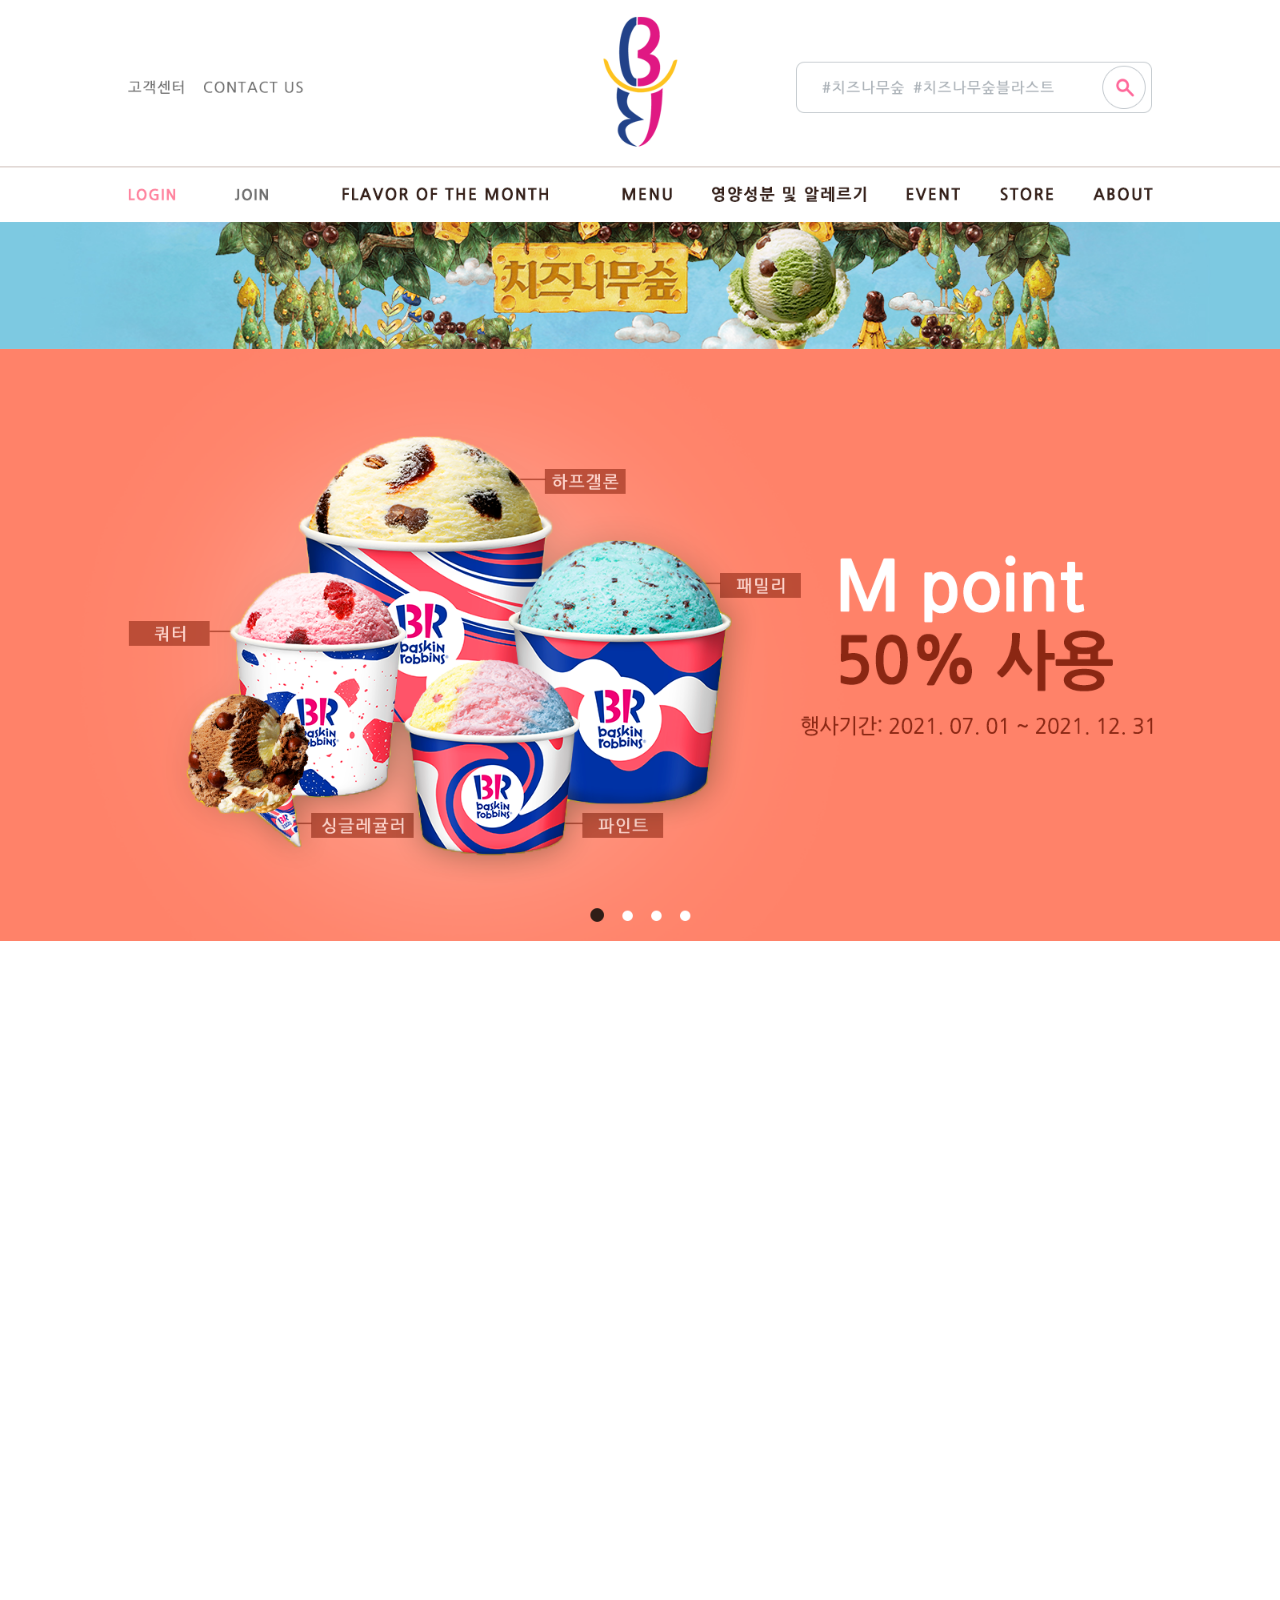
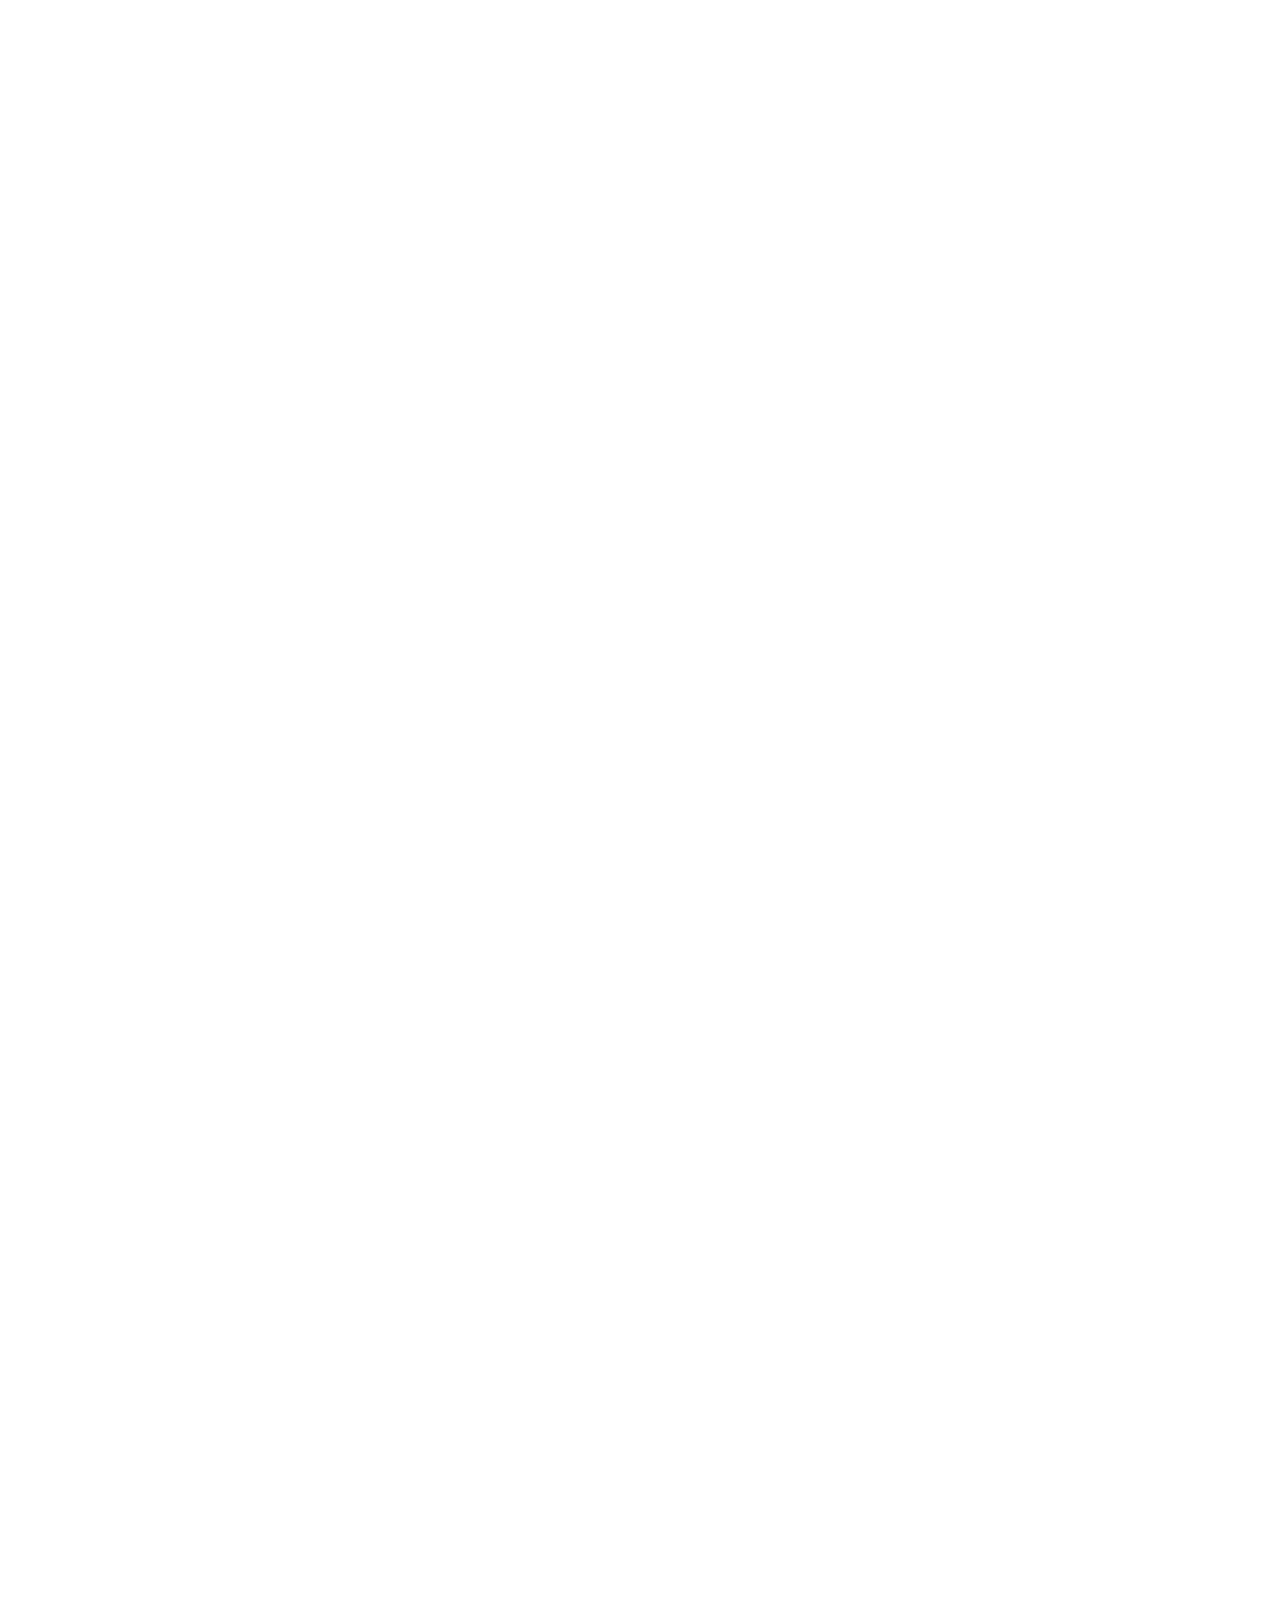
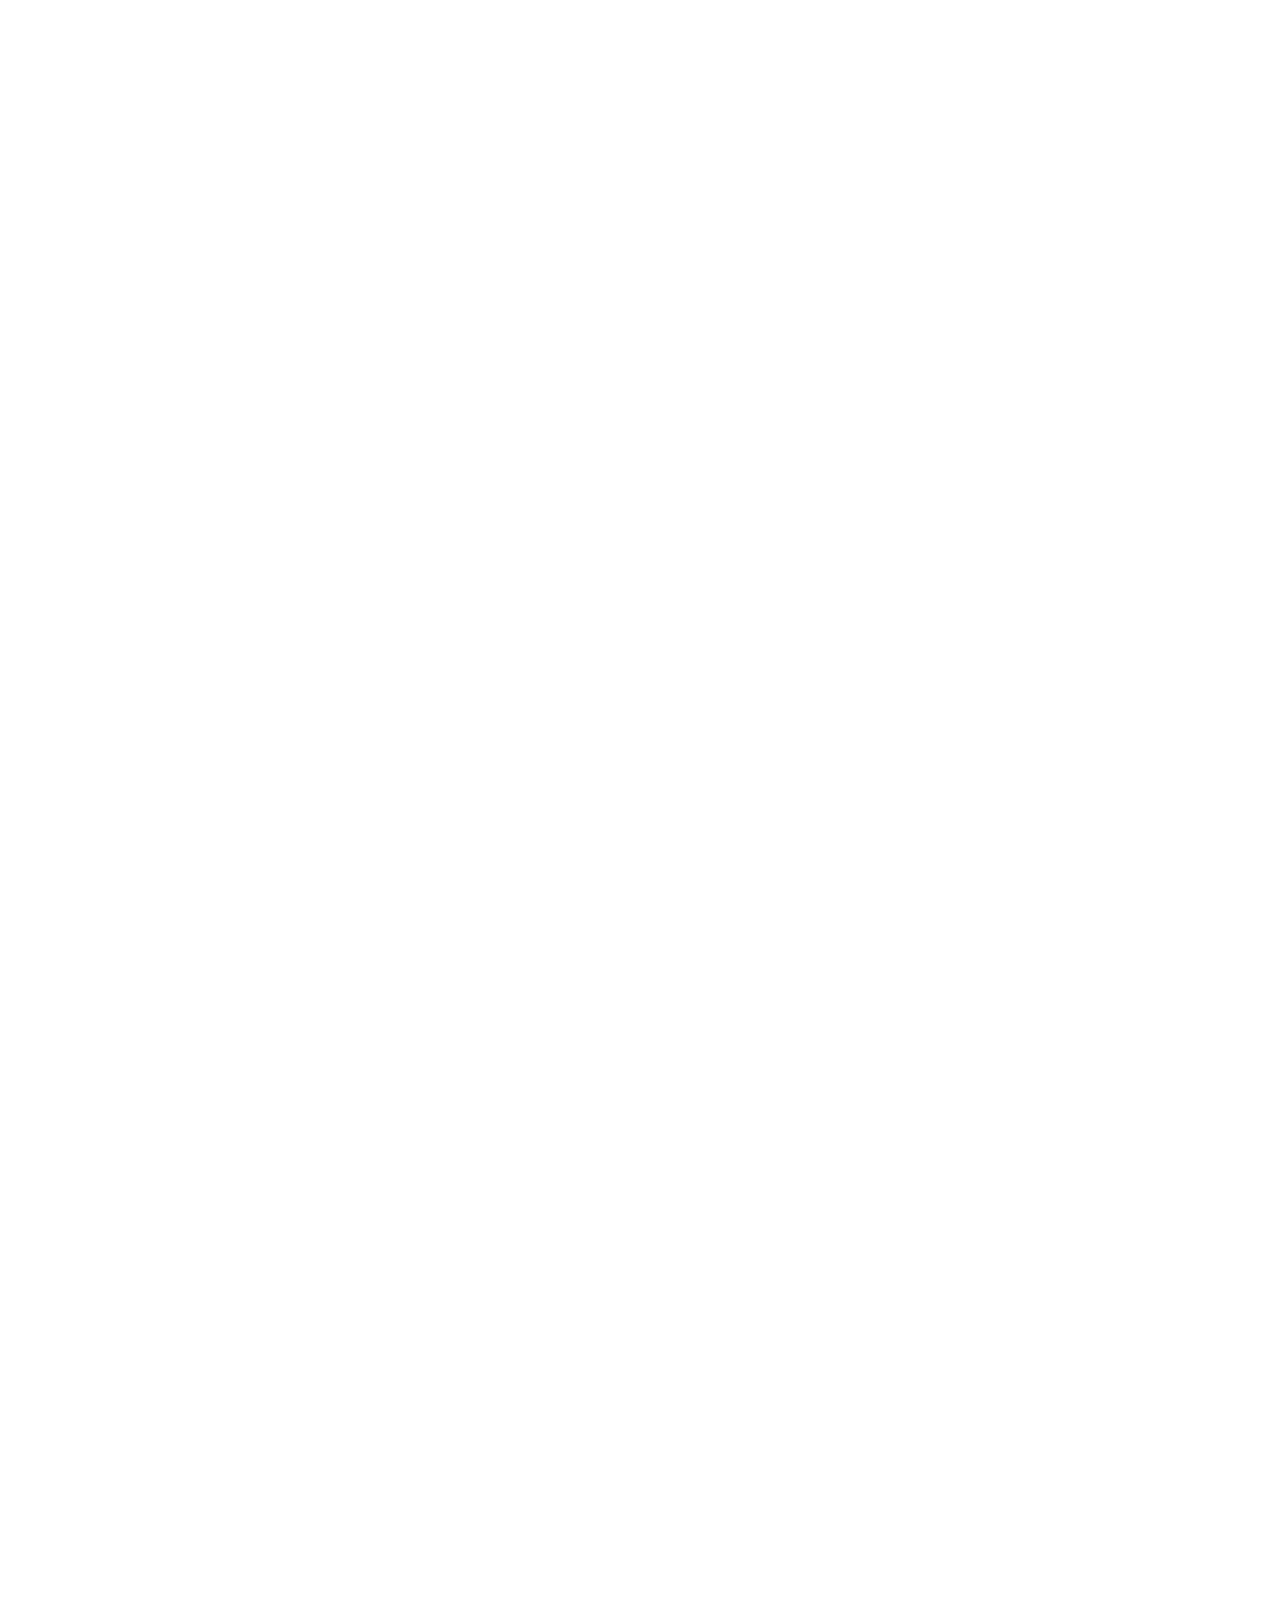
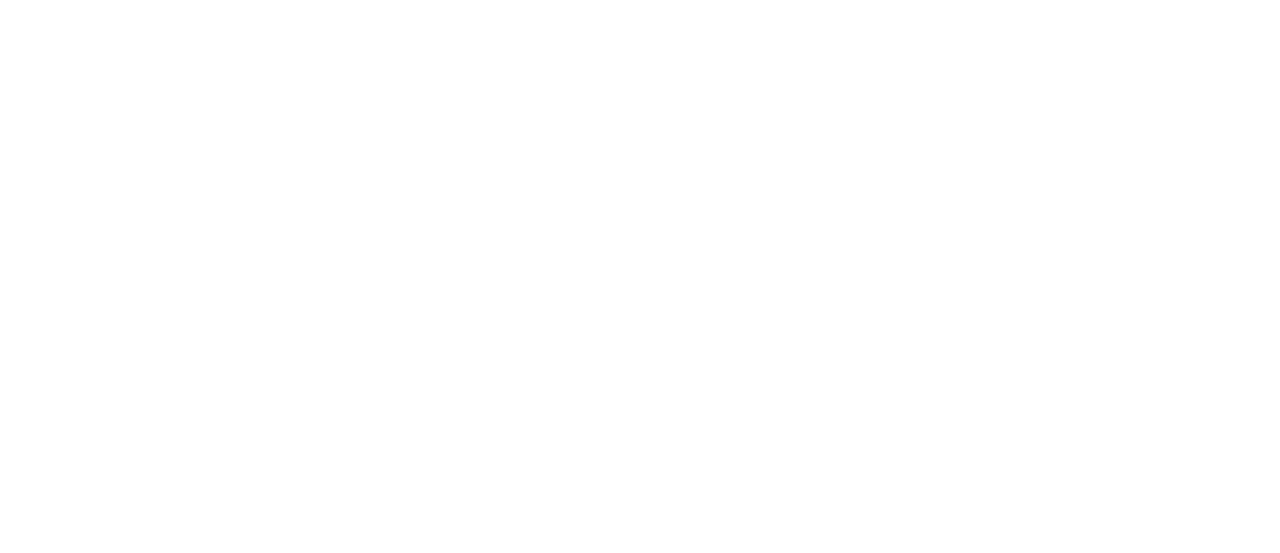
<file: work/baskinrobbinson/index.html>
<!doctype html>
<html lang="ko">

<head>
    <meta charset="utf-8">
    <meta http-equiv="X-UA-Compatible" content="IE=edge">
    <meta name="viewport" content="width=device-width, initial-scale=1.0">
    <link rel="shortcut icon" href="images/favicon.png">
    <title>배스킨라빈스</title>
    <link href="https://unpkg.com/aos@2.3.1/dist/aos.css" rel="stylesheet">
    <script src="https://unpkg.com/aos@2.3.1/dist/aos.js"></script>

    <script>
        window.onload = function () {
            AOS.init();
        }
    </script>

    <style>
        @charset 'utf-8';

        * {
            margin: 0;
            padding: 0;
            box-sizing: border-box;
            outline-style: none;
        }

        img {
            display: block;
            width: 100%;
        }
    </style>
</head>

<body>
    <div class="wrap">
        <img src="images/redesign_1.png" alt="상단">
        <img src="images/redesign_2.png" alt="배너" data-aos="fade-up" data-aos-duration="1800">
        <img src="images/redesign_3.png" alt="슬라이드" data-aos="fade-left" data-aos-duration="1000" data-aos-offset="500">
        <img src="images/redesign_4.png" alt="제품" data-aos="fade-up" data-aos-duration="1800" data-aos-delay="700">
        <img src="images/redesign_5.png" alt="이벤트" data-aos="fade-up" data-aos-duration="1800" data-aos-delay="400">
        <img src="images/redesign_6.png" alt="배너2" data-aos="fade-up" data-aos-duration="1800" data-aos-delay="400">
        <img src="images/redesign_7.png" alt="SNS" data-aos="fade-up" data-aos-duration="1800" data-aos-delay="600">
        <img src="images/redesign_8.png" alt="인스타그램" data-aos="fade-up" data-aos-duration="1800" data-aos-delay="600">
        <img src="images/redesign_9.png" alt="인스타 슬라이드" data-aos="fade-left" data-aos-duration="1000" data-aos-offset="500">
        <img src="images/redesign_10.png" alt="하단" data-aos="fade-up" data-aos-duration="1800" data-aos-delay="700">
    </div>
</body>

</html>
</file>
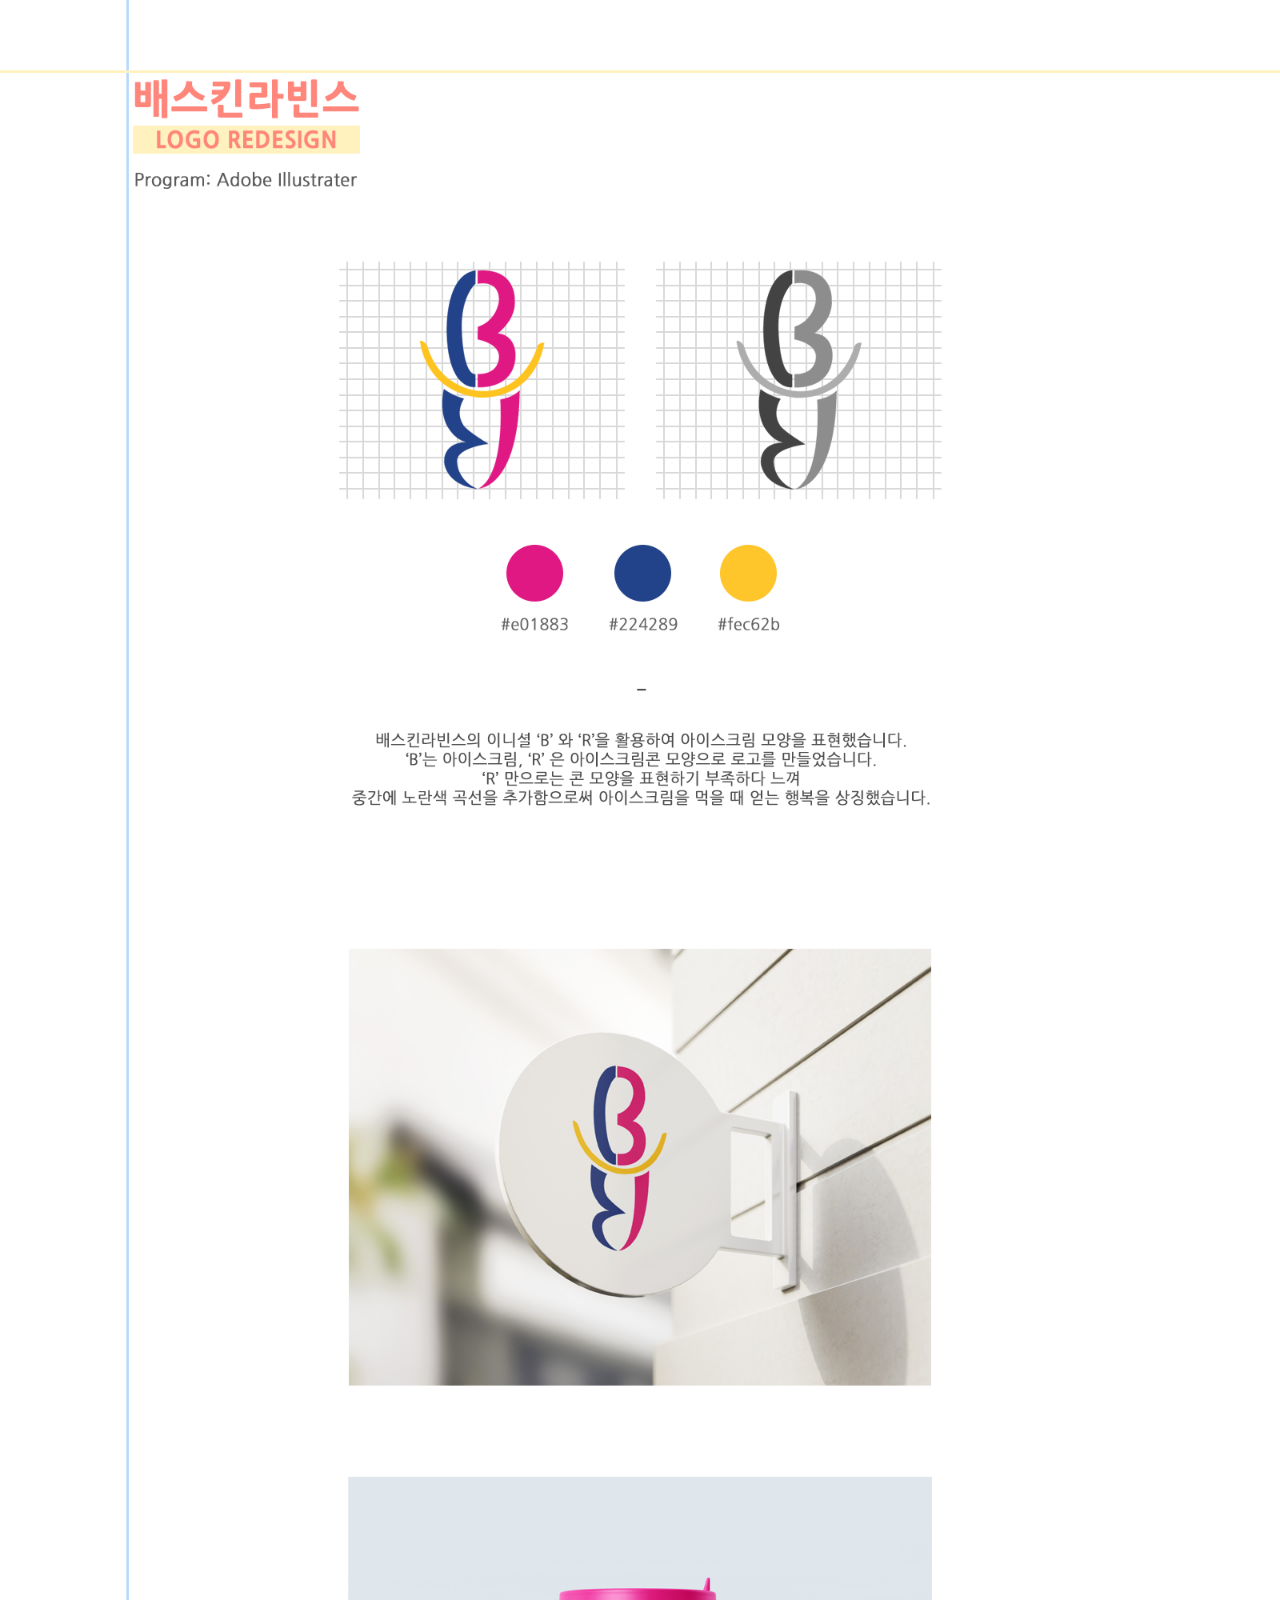
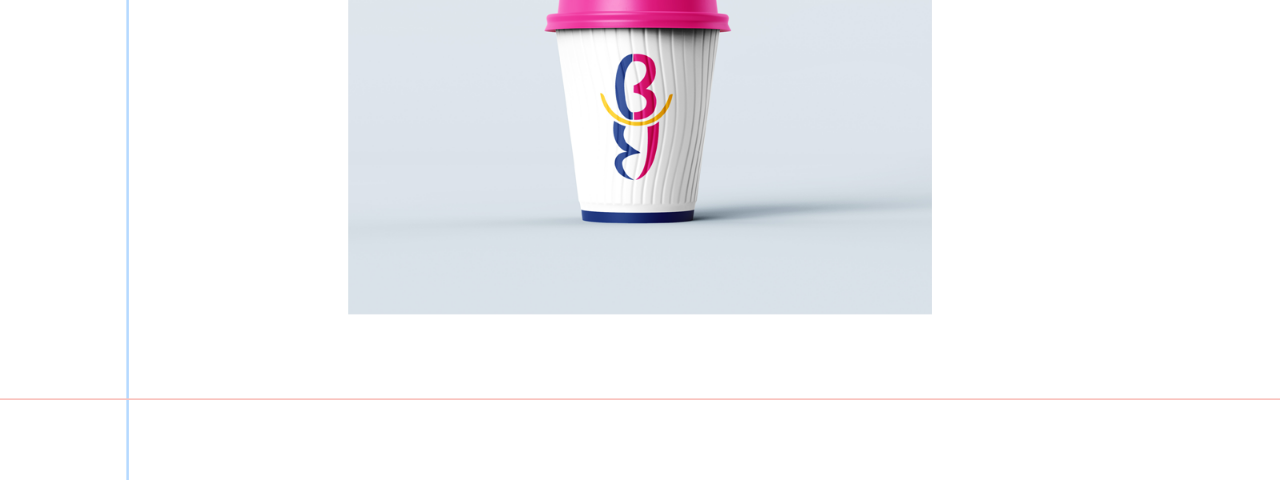
<file: work/etc_baskinrobbinson/index.html>
<!doctype html>
<html lang="ko">

<head>
    <meta charset="utf-8">
    <meta http-equiv="X-UA-Compatible" content="IE=edge">
    <meta name="viewport" content="width=device-width, initial-scale=1.0">
    <link rel="shortcut icon" href="images/favicon.png">
    <title>배스킨라빈스</title>
    <style>
        @charset 'utf-8';

        * {
            margin: 0;
            padding: 0;
            box-sizing: border-box;
            outline-style: none;
        }

        img {
            width: 100%;
        }
    </style>
</head>

<body>
    <div class="wrap">
        <div class="redesign">
            <img src="images/br_logo_process.png" alt="프로세스">
        </div>
    </div>
</body>

</html>
</file>
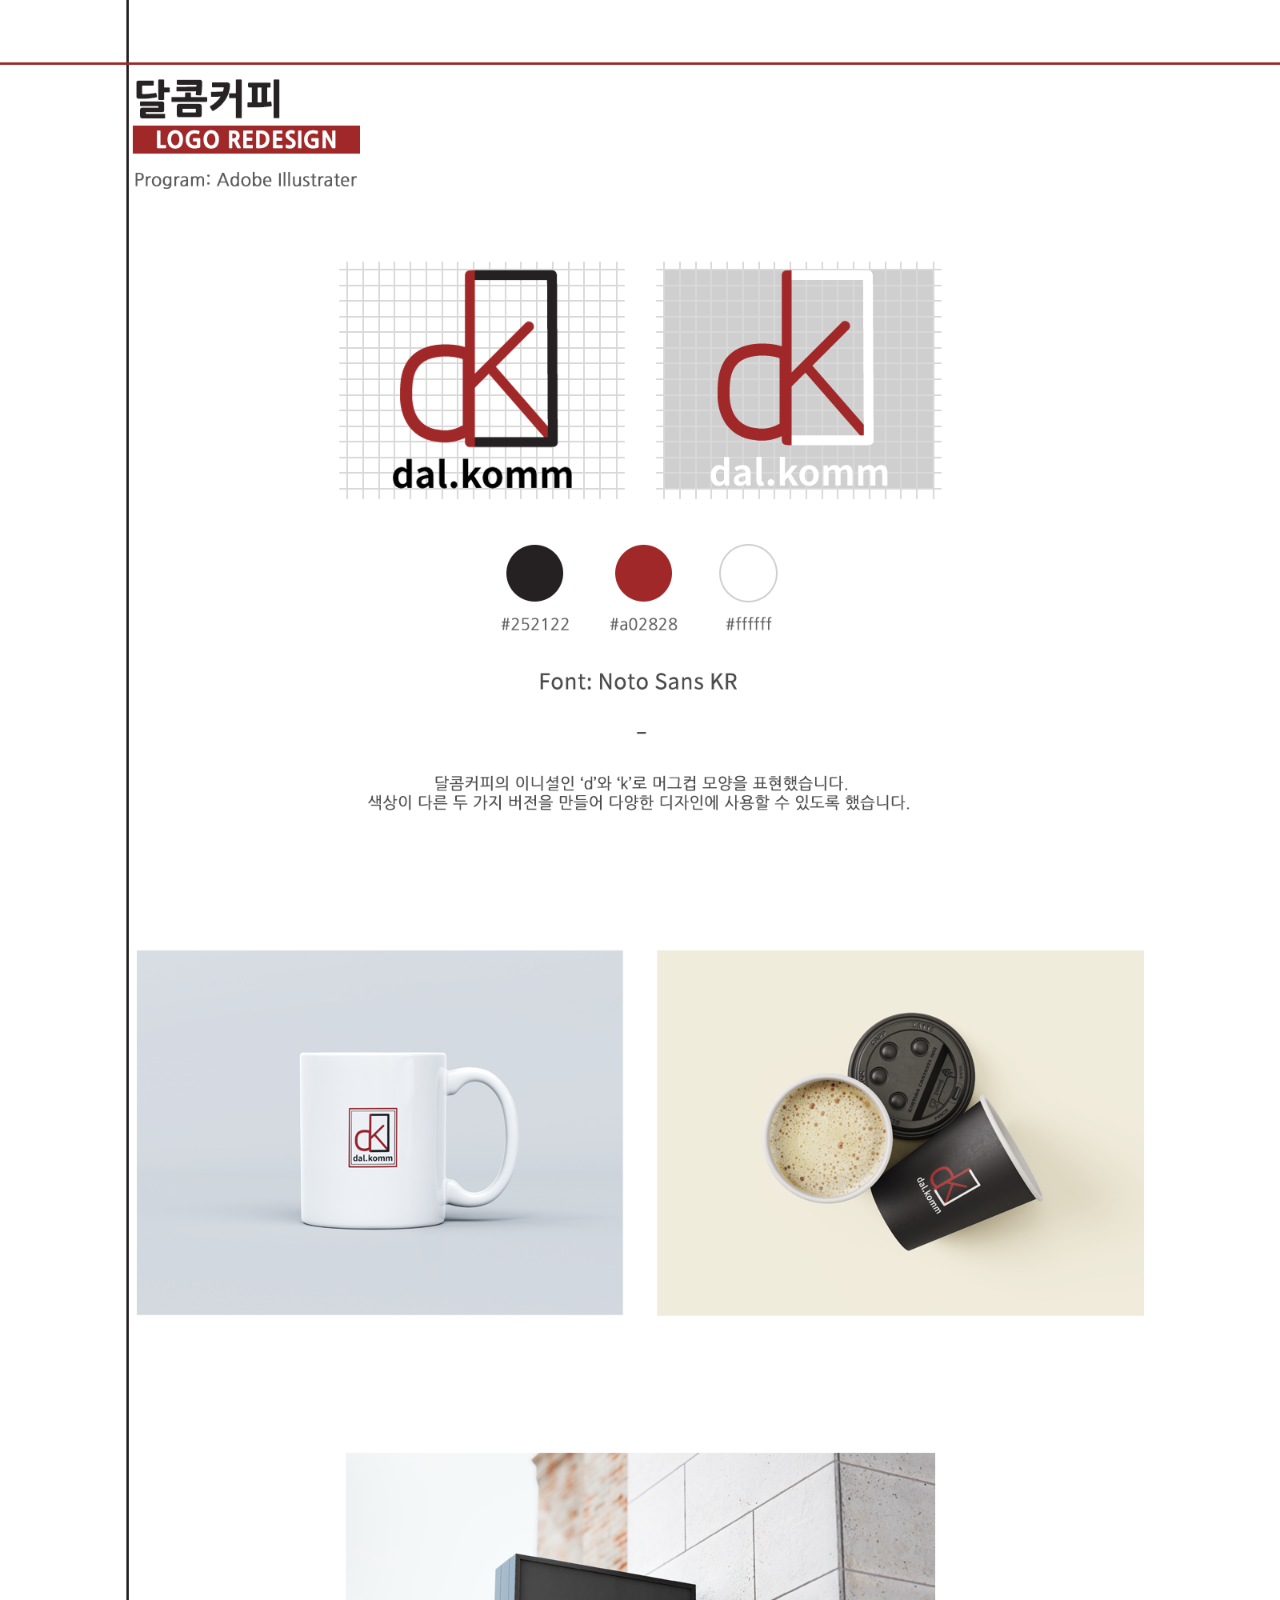
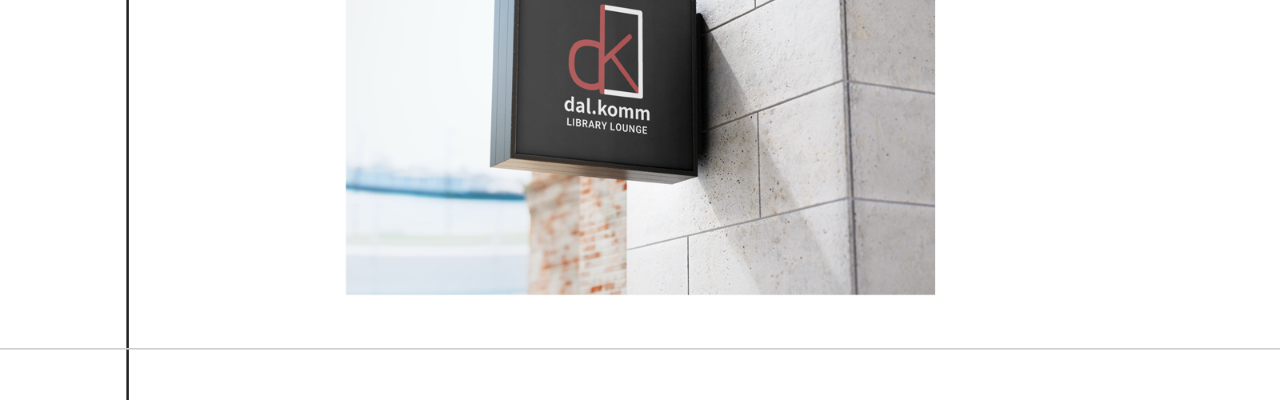
<file: work/etc_dalkomm/index.html>
<!doctype html>
<html lang="ko">

<head>
    <meta charset="utf-8">
    <meta http-equiv="X-UA-Compatible" content="IE=edge">
    <meta name="viewport" content="width=device-width, initial-scale=1.0">
    <link rel="shortcut icon" href="images/favicon.png">
    <title>달콤커피</title>
    <style>
        @charset 'utf-8';

        * {
            margin: 0;
            padding: 0;
            box-sizing: border-box;
            outline-style: none;
        }

        img {
            width: 100%;
        }
    </style>
</head>

<body>
    <div class="wrap">
        <div class="redesign">
            <img src="images/dk_process.png" alt="프로세스">
        </div>
    </div>
</body>

</html>
</file>
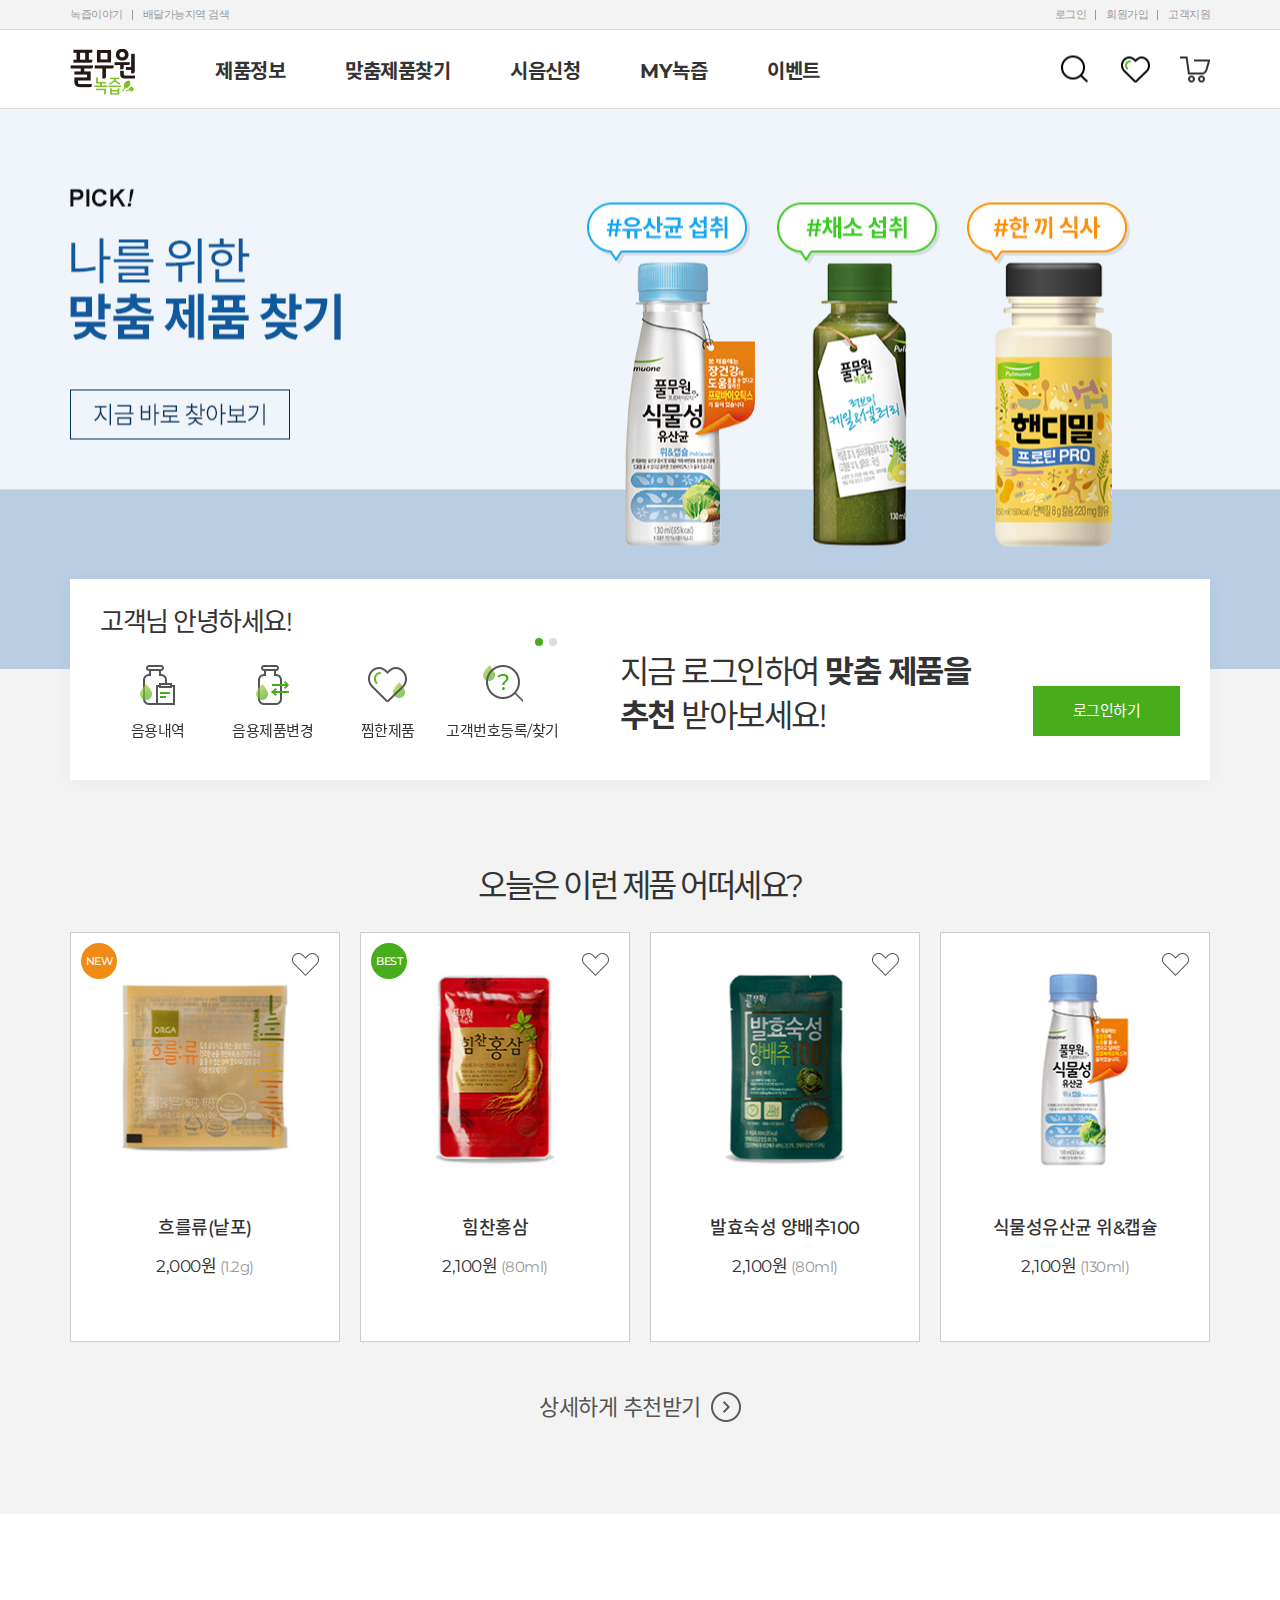
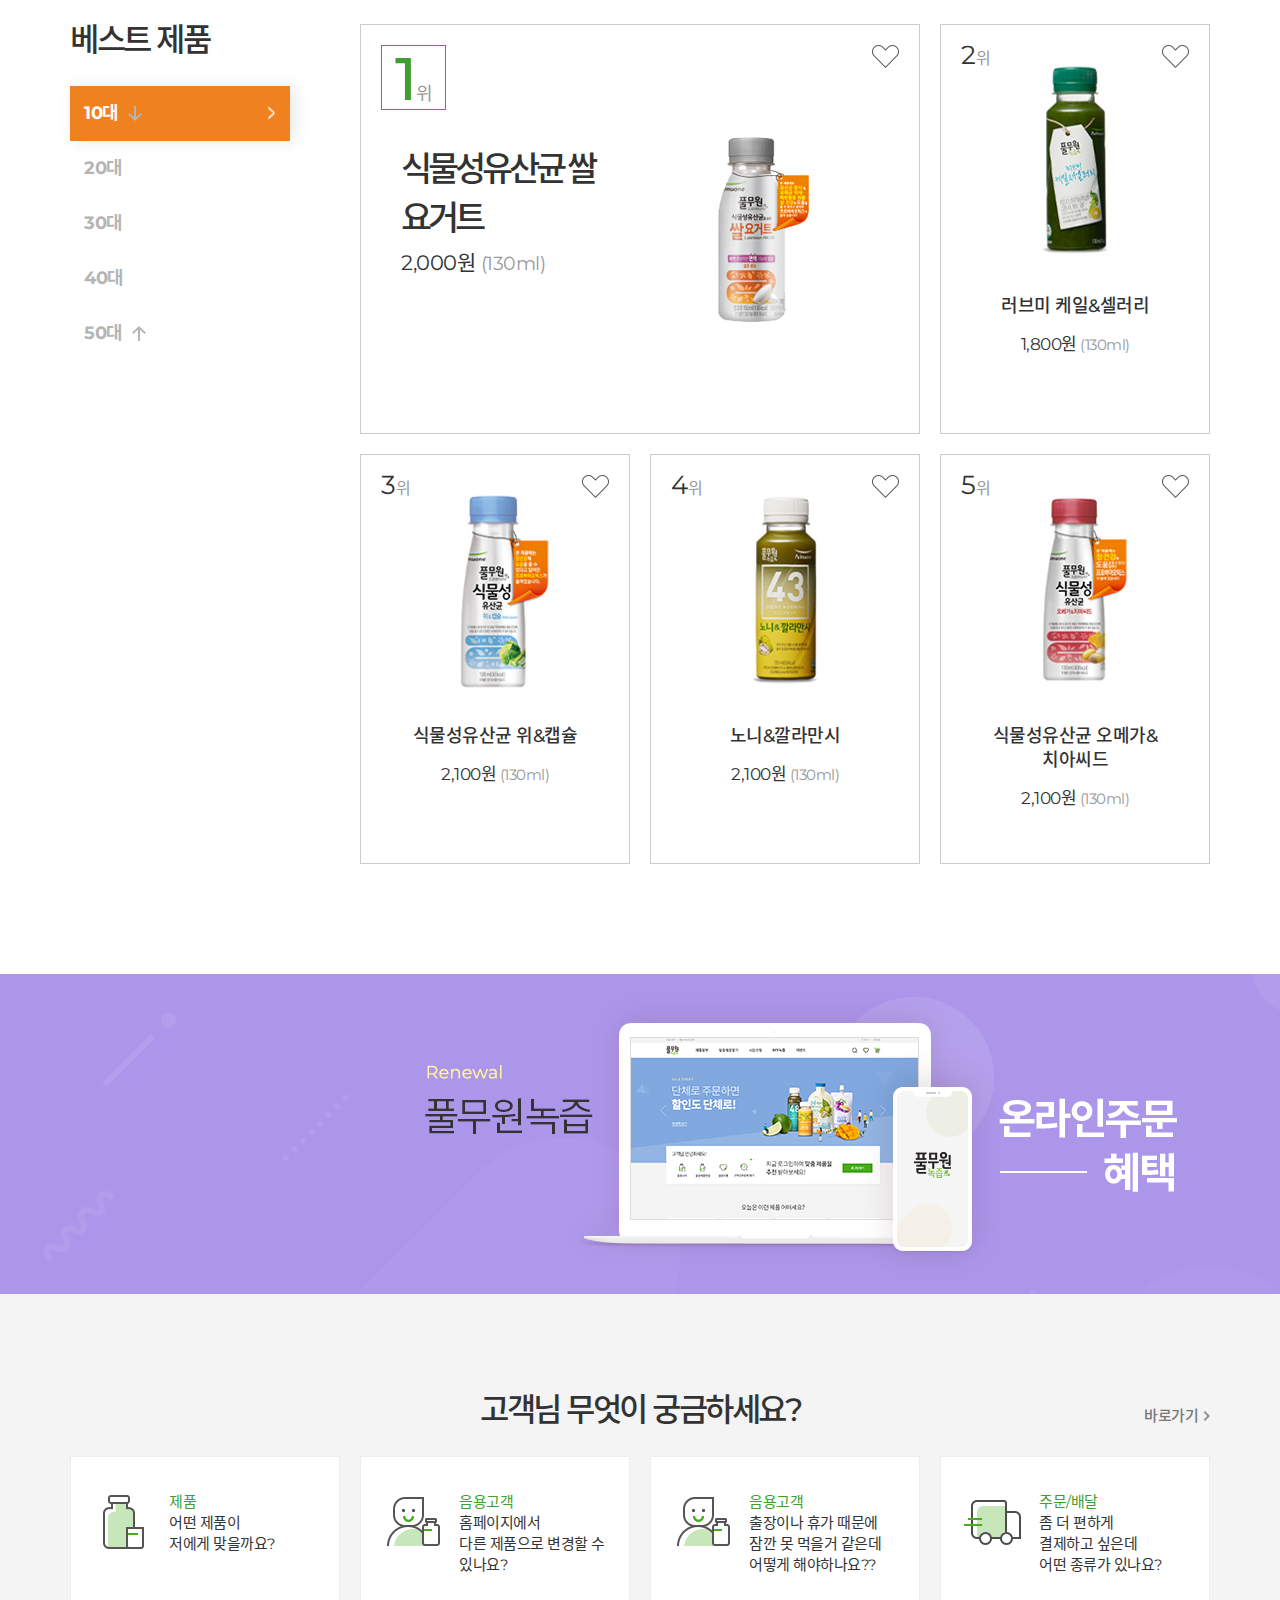
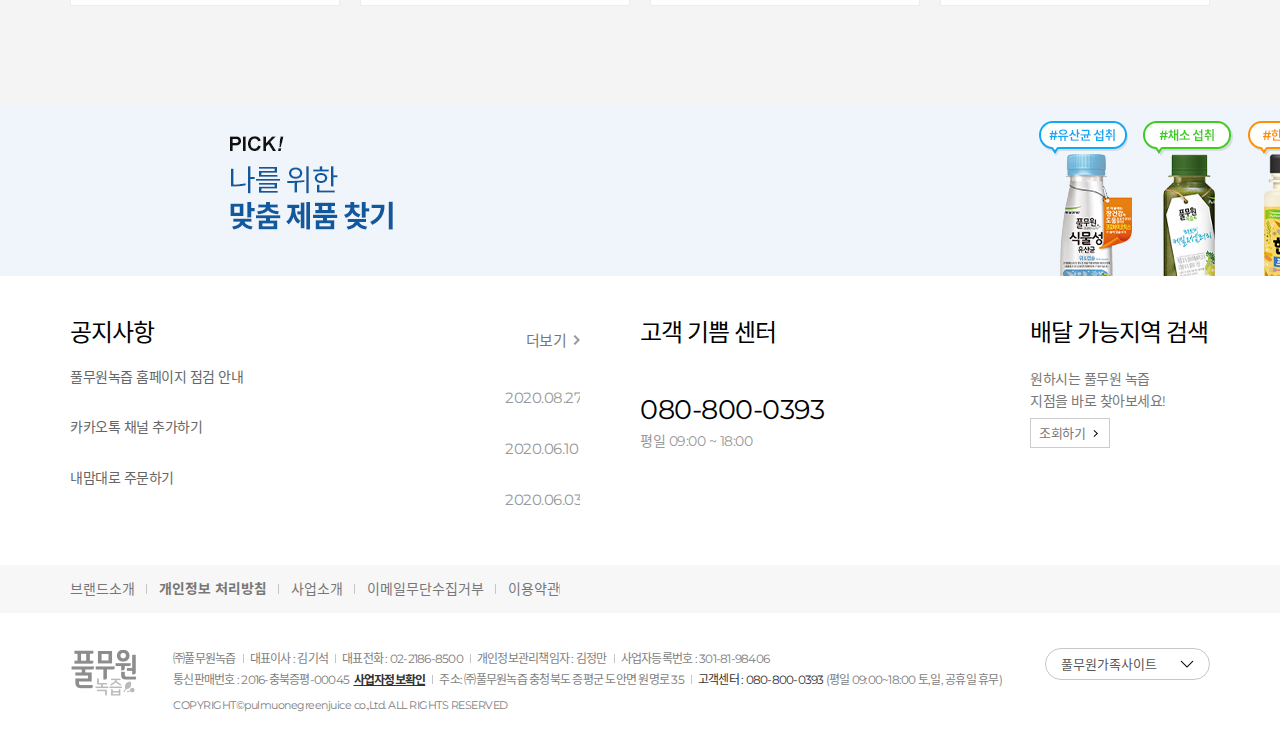
<file: work/greenjuice/index.html>
<!doctype html>
<html lang="ko">

<head>
    <meta charset="utf-8">
    <meta http-equiv="X-UA-Compatible" content="IE=edge">
    <link rel="shortcut icon" href="images/favicon.png">
    <title>풀무원 녹즙</title>
    <!-- jQuery -->
    <script src="js/jquery.min.js"></script>
    <!--[if lt IE 9]>
    <script src="js/html5shiv.js"></script>
    <![endif]-->
    <script src="js/prefixfree.min.js"></script>
    <!-- Swiper 슬라이드 -->
    <link rel="stylesheet" href="js/swiper/swiper.min.css">
    <script src="js/swiper/swiper.min.js"></script>

    <link rel="stylesheet" href="css/normalize.css">
    <link rel="stylesheet" href="css/style.css">
    <script src="js/script.js"></script>
</head>

<body>
    <!-- 위로가기 -->
    <div class="fix">
        <div class="container">
            <a href="#" class="gotop">
                <i></i>
                <span>TOP</span>
            </a>
        </div>
    </div>
    <div class="wrap">
        <!-- 상단 영역 -->
        <header class="header">
            <div class="header-top">
                <div class="container clearfix">
                    <ul class="header-top-list left">
                        <li><a href="#">녹즙이야기</a></li>
                        <li><a href="#">배달가능지역 검색</a></li>
                    </ul>
                    <ul class="header-top-list right">
                        <li><a href="#">로그인</a></li>
                        <li><a href="#">회원가입</a></li>
                        <li><a href="#">고객지원</a></li>
                    </ul>
                </div>
            </div>
            <div class="header-bottom">
                <div class="container clearfix">
                    <a href="index.html" title="풀무원 녹즙" class="logo">풀무원 녹즙</a>
                    <nav class="gnb">
                        <ul class="depth1 clearfix">
                            <li><a href="#">제품정보</a></li>
                            <li><a href="#">맞춤제품찾기</a></li>
                            <li><a href="#">시음신청</a></li>
                            <li><a href="#">MY녹즙</a></li>
                            <li><a href="#">이벤트</a></li>
                        </ul>
                    </nav>
                    <ul class="mem-list clearfix">
                        <li><a href="#" class="ico-search">제품검색</a></li>
                        <li><a href="#" class="ico-favo">찜하기</a></li>
                        <li><a href="#" class="ico-bucket">장바구니</a></li>
                    </ul>
                </div>
            </div>
        </header>
        <!-- //상단 영역 -->
        <!-- 비주얼 영역 -->
        <section class="visual">
        </section>
        <!-- //비주얼 영역 -->
        <!-- 고객정보 영역 -->
        <section class="customer">
            <div class="container">
                <p class="customer-tit">고객님 안녕하세요!</p>
                <div class="customer-wrap clearfix">
                    <div class="customer-slide left">
                        <div class="swiper-container sw-cs">
                            <div class="swiper-wrapper">
                                <div class="swiper-slide">
                                    <a href="#">
                                        <span class="cs-icon cs-icon-1"></span>
                                        음용내역
                                    </a>
                                </div>
                                <div class="swiper-slide">
                                    <a href="#">
                                        <span class="cs-icon cs-icon-2"></span>
                                        음용제품변경
                                    </a>
                                </div>
                                <div class="swiper-slide">
                                    <a href="#">
                                        <span class="cs-icon cs-icon-3"></span>
                                        찜한제품
                                    </a>
                                </div>
                                <div class="swiper-slide">
                                    <a href="#">
                                        <span class="cs-icon cs-icon-4"></span>
                                        고객번호등록/찾기
                                    </a>
                                </div>
                                <div class="swiper-slide">
                                    <a href="#">
                                        <span class="cs-icon cs-icon-5"></span>
                                        스마트청구서
                                    </a>
                                </div>
                                <div class="swiper-slide">
                                    <a href="#">
                                        <span class="cs-icon cs-icon-6"></span>
                                        배달건너뛰기
                                    </a>
                                </div>
                            </div>
                        </div>
                        <div class="swiper-pagination sw-cs-pg"></div>
                    </div>
                    <div class="customer-login right">
                        지금 로그인하여 <b>맞춤 제품을</b> <br>
                        <b>추천</b> 받아보세요!
                        <a href="#" class="login">로그인하기</a>
                    </div>
                </div>
            </div>
        </section>
        <!-- //고객정보 영역 -->
        <!-- 오늘의 상품 영역 -->
        <section class="today">
            <div class="container">
                <h2 class="section-tit">오늘은 이런 제품 어떠세요?</h2>
                <div class="today-good-wrap">
                    <div class="today-good-box">
                        <a href="#" class="today-good-link">
                            <img src="images/today_1.jpg" alt="제품 1">
                            <span class="today-good-name">흐를류(낱포)</span>
                            <span class="today-good-price">2,000원 <em>(1.2g)</em></span>
                        </a>
                        <span class="good-icon good-icon-new"></span>
                        <a href="#" class="good-heart"></a>
                    </div>
                    <div class="today-good-box">
                        <a href="#" class="today-good-link">
                            <img src="images/today_2.jpg" alt="제품 1">
                            <span class="today-good-name">힘찬홍삼</span>
                            <span class="today-good-price">2,100원 <em>(80ml)</em></span>
                        </a>
                        <span class="good-icon good-icon-best"></span>
                        <a href="#" class="good-heart"></a>
                    </div>
                    <div class="today-good-box">
                        <a href="#" class="today-good-link">
                            <img src="images/today_3.jpg" alt="제품 1">
                            <span class="today-good-name">발효숙성 양배추100</span>
                            <span class="today-good-price">2,100원 <em>(80ml)</em></span>
                        </a>
                        <span class="good-icon"></span>
                        <a href="#" class="good-heart"></a>
                    </div>
                    <div class="today-good-box">
                        <a href="#" class="today-good-link">
                            <img src="images/today_4.jpg" alt="제품 1">
                            <span class="today-good-name">식물성유산균 위&캡슐</span>
                            <span class="today-good-price">2,100원 <em>(130ml)</em></span>
                        </a>
                        <span class="good-icon"></span>
                        <a href="#" class="good-heart"></a>
                    </div>
                </div>
                <div class="today-more">
                    <a href="#" class="today-more-link">상세하게 추천받기</a>
                </div>
            </div>
        </section>
        <!-- //오늘의 상품 영역 -->
        <!-- 베스트 상품 영역 -->
        <section class="best">
            <div class="container clearfix">
                <div class="best-left left">
                    <h2 class="section-tit">베스트 제품</h2>
                    <div class="best-left-cate">
                        <span class="best-cate-bg"></span>
                        <ul class="best-cate-list">
                            <li class="best-cate-focus"><a href="#">10대 <i class="best-cate-down"></i></a></li>
                            <li><a href="#">20대</a></li>
                            <li><a href="#">30대</a></li>
                            <li><a href="#">40대</a></li>
                            <li><a href="#">50대 <i class="best-cate-up"></i></a></li>
                        </ul>
                    </div>
                </div>
                <div class="best-right right">
                    <div class="best-up clearfix">
                        <div class="best-box best-box-2">
                            <a href="#">
                                <span class="best-rank-1">
                                    <em>1</em>위
                                </span>
                                <p class="best-rank-1-txt">
                                    <span>식물성유산균 쌀 <br> 요거트</span>
                                    <span>2,000원 <em>(130ml)</em></span>
                                </p>
                                <p class="best-rank-1-img">
                                    <img src="images/age20_1.jpg" alt="상품">
                                </p>
                            </a>
                            <a href="#" class="good-heart">

                            </a>
                        </div>
                        <div class="best-box">
                            <a href="#" class="best-box-link">
                                <img src="images/age20_2.jpg" alt="상품">
                                <span class="best-good-name">러브미 케일&셀러리</span>
                                <span class="best-good-price">1,800원 <em>(130ml)</em></span>
                            </a>
                            <span class="best-rank"><em>2</em>위</span>
                            <a href="#" class="good-heart">
                            </a>
                        </div>
                    </div>
                    <div class="best-down clearfix">
                        <div class="best-box">
                            <a href="#" class="best-box-link">
                                <img src="images/age20_3.jpg" alt="상품">
                                <span class="best-good-name">식물성유산균 위&캡슐</span>
                                <span class="best-good-price">2,100원 <em>(130ml)</em></span>
                            </a>
                            <span class="best-rank"><em>3</em>위</span>
                            <a href="#" class="good-heart">

                            </a>
                        </div>
                        <div class="best-box">
                            <a href="#" class="best-box-link">
                                <img src="images/age20_4.jpg" alt="상품">
                                <span class="best-good-name">노니&깔라만시</span>
                                <span class="best-good-price">2,100원 <em>(130ml)</em></span>
                            </a>
                            <span class="best-rank"><em>4</em>위</span>
                            <a href="#" class="good-heart">
                            </a>
                        </div>
                        <div class="best-box">
                            <a href="#" class="best-box-link">
                                <img src="images/age20_5.jpg" alt="상품">
                                <span class="best-good-name">식물성유산균 오메가&<br>치아씨드</span>
                                <span class="best-good-price">2,100원 <em>(130ml)</em></span>
                            </a>
                            <span class="best-rank"><em>5</em>위</span>
                            <a href="#" class="good-heart">
                            </a>
                        </div>
                    </div>
                </div>
            </div>
        </section>
        <!-- //베스트 상품 영역 -->
        <!-- 배너 1 영역 -->
        <section class="banner-1">
            <a href="#">
                <img src="images/banner_1.jpg" alt="배너">
            </a>
        </section>
        <!-- //배너 1 영역 -->
        <!-- FAQ 영역 -->
        <section class="faq">
            <div class="container">
                <h2 class="section-tit">
                    고객님 무엇이 궁금하세요?
                    <a href="#" class="faq-link">바로가기</a>
                </h2>
                <div class="faq-wrap clearfix">
                    <div class="faq-box">
                        <a href="#">
                            <p>
                                <strong>제품</strong> <br>
                                어떤 제품이 <br>
                                저에게 맞을까요?
                            </p>
                        </a>
                    </div>
                    <div class="faq-box">
                        <a href="#">
                            <p>
                                <strong>음용고객</strong> <br>
                                홈페이지에서 <br>
                                다른 제품으로 변경할 수 <br>
                                있나요?
                            </p>
                        </a>
                    </div>
                    <div class="faq-box">
                        <a href="#">
                            <p>
                                <strong>음용고객</strong> <br>
                                출장이나 휴가 때문에 <br>
                                잠깐 못 먹을거 같은데 <br>
                                어떻게 해야하나요??
                            </p>
                        </a>
                    </div>
                    <div class="faq-box">
                        <a href="#">
                            <p>
                                <strong>주문/배달</strong> <br>
                                좀 더 편하게 <br>
                                결제하고 싶은데 <br>
                                어떤 종류가 있나요?
                            </p>
                        </a>
                    </div>
                </div>
            </div>
        </section>
        <!-- //FAQ 영역 -->
        <!-- 배너 2 영역 -->
        <section class="banner-2">
            <!-- 배너2 슬라이드 -->
            <div class="swiper-container sw-banner2">
                <!-- 슬라이드 내용들 -->
                <div class="swiper-wrapper">
                    <div class="swiper-slide">
                        <!-- 이건 내가 만든다. -->
                        <div class="banner-slide bg-1">
                            <a href="#">
                                <img src="images/banner_21.jpg" alt="제품">
                            </a>
                        </div>
                        <!--// 요기까지  -->
                    </div>
                    <div class="swiper-slide">
                        <!-- 이건 내가 만든다. -->
                        <div class="banner-slide bg-2">
                            <a href="#">
                                <img src="images/banner_22.jpg" alt="제품2">
                            </a>
                        </div>
                        <!--// 요기까지  -->
                    </div>
                </div>
            </div>
        </section>
        <!--// 배너 2 영역 -->
        <!-- 커뮤니티 영역 -->
        <section class="community">
            <div class="container clearfix">
                <div class="notice">
                    <h3 class="comm-title">
                        공지사항
                        <a href="#" class="notice-more">더보기</a>
                    </h3>
                    <ul class="notice-list">
                        <li>
                            <a href="#">풀무원녹즙 홈페이지 점검 안내</a>
                            <span class="date">2020.08.27</span>
                        </li>
                        <li>
                            <a href="#">카카오톡 채널 추가하기</a>
                            <span class="date">2020.06.10</span>
                        </li>
                        <li>
                            <a href="#">내맘대로 주문하기</a>
                            <span class="date">2020.06.03</span>
                        </li>
                    </ul>
                </div>
                <div class="cs">
                    <h3 class="comm-title">고객 기쁨 센터</h3>
                    <p class="cs-phone">
                        080-800-0393
                        <span>
                            평일 <em>09:00 ~ 18:00</em>
                        </span>
                    </p>
                </div>
                <div class="de">
                    <h3 class="comm-title">배달 가능지역 검색</h3>
                    <p class="de-txt">
                        원하시는 풀무원 녹즙 <br>
                        지점을 바로 찾아보세요!
                    </p>
                    <a href="#" class="de-link">
                        조회하기
                    </a>
                </div>
            </div>
        </section>
        <!-- //커뮤니티 영역 -->
        <!-- 하단 영역 -->
        <footer class="footer">
            <div class="f-top">
                <div class="container">
                    <ul class="f-top-menu clearfix">
                        <li>
                            <a href="#">브랜드소개</a>
                        </li>
                        <li>
                            <a href="#"><strong>개인정보 처리방침</strong></strong></a>
                        </li>
                        <li>
                            <a href="#">사업소개</a>
                        </li>
                        <li>
                            <a href="#">이메일무단수집거부</a>
                        </li>
                        <li>
                            <a href="#">이용약관</a>
                        </li>
                    </ul>
                </div>
            </div>
            <div class="f-bottom">
                <div class="container clearfix">
                    <div class="f-logo left">
                        <img src="images/f_logo.png" alt="풀무원 녹즙">
                    </div>
                    <div class="f-text left">
                        <p class="f-text-address">
                            ㈜풀무원녹즙<span class="bar"></span>대표이사 : 김기석<span class="bar"></span>대표전화 : 02-2186-8500<span
                                class="bar"></span>개인정보관리책임자
                            : 김정만<span class="bar"></span>사업자등록번호 : 301-81-98406 <br>
                            통신판매번호 : 2016-충북증평-00045 &nbsp;<a href="#"><strong>사업자정보확인</strong></a><span
                                class="bar"></span>주소: ㈜풀무원녹즙 충청북도 증평군 도안면 원명로 35<span class="bar"></span><b>고객센터 : 080-800-0393</b> (평일 09:00~18:00
                                토,일, 공휴일 휴무)
                        </p>
                        <p class="f-text-copy">
                            COPYRIGHT&copy;pulmuonegreenjuice co.,Ltd. ALL RIGHTS RESERVED
                        </p>
                    </div>
                    <div class="f-fam right">
                        <dl class="f-fam-list">
                            <dt>항목1</dt>
                            <dd><a href="#">풀무원건강생활</a></dd>
                            <dd><a href="#">풀무원로하스</a></dd>
                            <dd><a href="#">풀무원베이비밀</a></dd>
                            <dd><a href="#">풀무원잇슬림</a></dd>
                            <dd><a href="#">풀무원아미오</a></dd>

                            <dt>항목1</dt>
                            <dd><a href="#">풀무원홀딩스</a></dd>
                            <dd><a href="#">풀무원</a></dd>
                            <dd><a href="#">뮤지엄김치간</a></dd>

                            <dt>항목1</dt>
                            <dd><a href="#">풀무원샘물</a></dd>
                            <dd><a href="#">올가홀푸드</a></dd>
                            <dd><a href="#">풀무원푸드앤컬처</a></dd>
                            <dd><a href="#">풀무원푸드머스</a></dd>
                            <dd><a href="#">엑소후레쉬</a></dd>
                        </dl>
                        <button class="f-fam-bt">
                            풀무원가족사이트
                            <i></i>
                        </button>
                    </div>
                </div>
            </div>
        </footer>
        <!-- //하단 영역 -->
    </div>
</body>

</html>
</file>
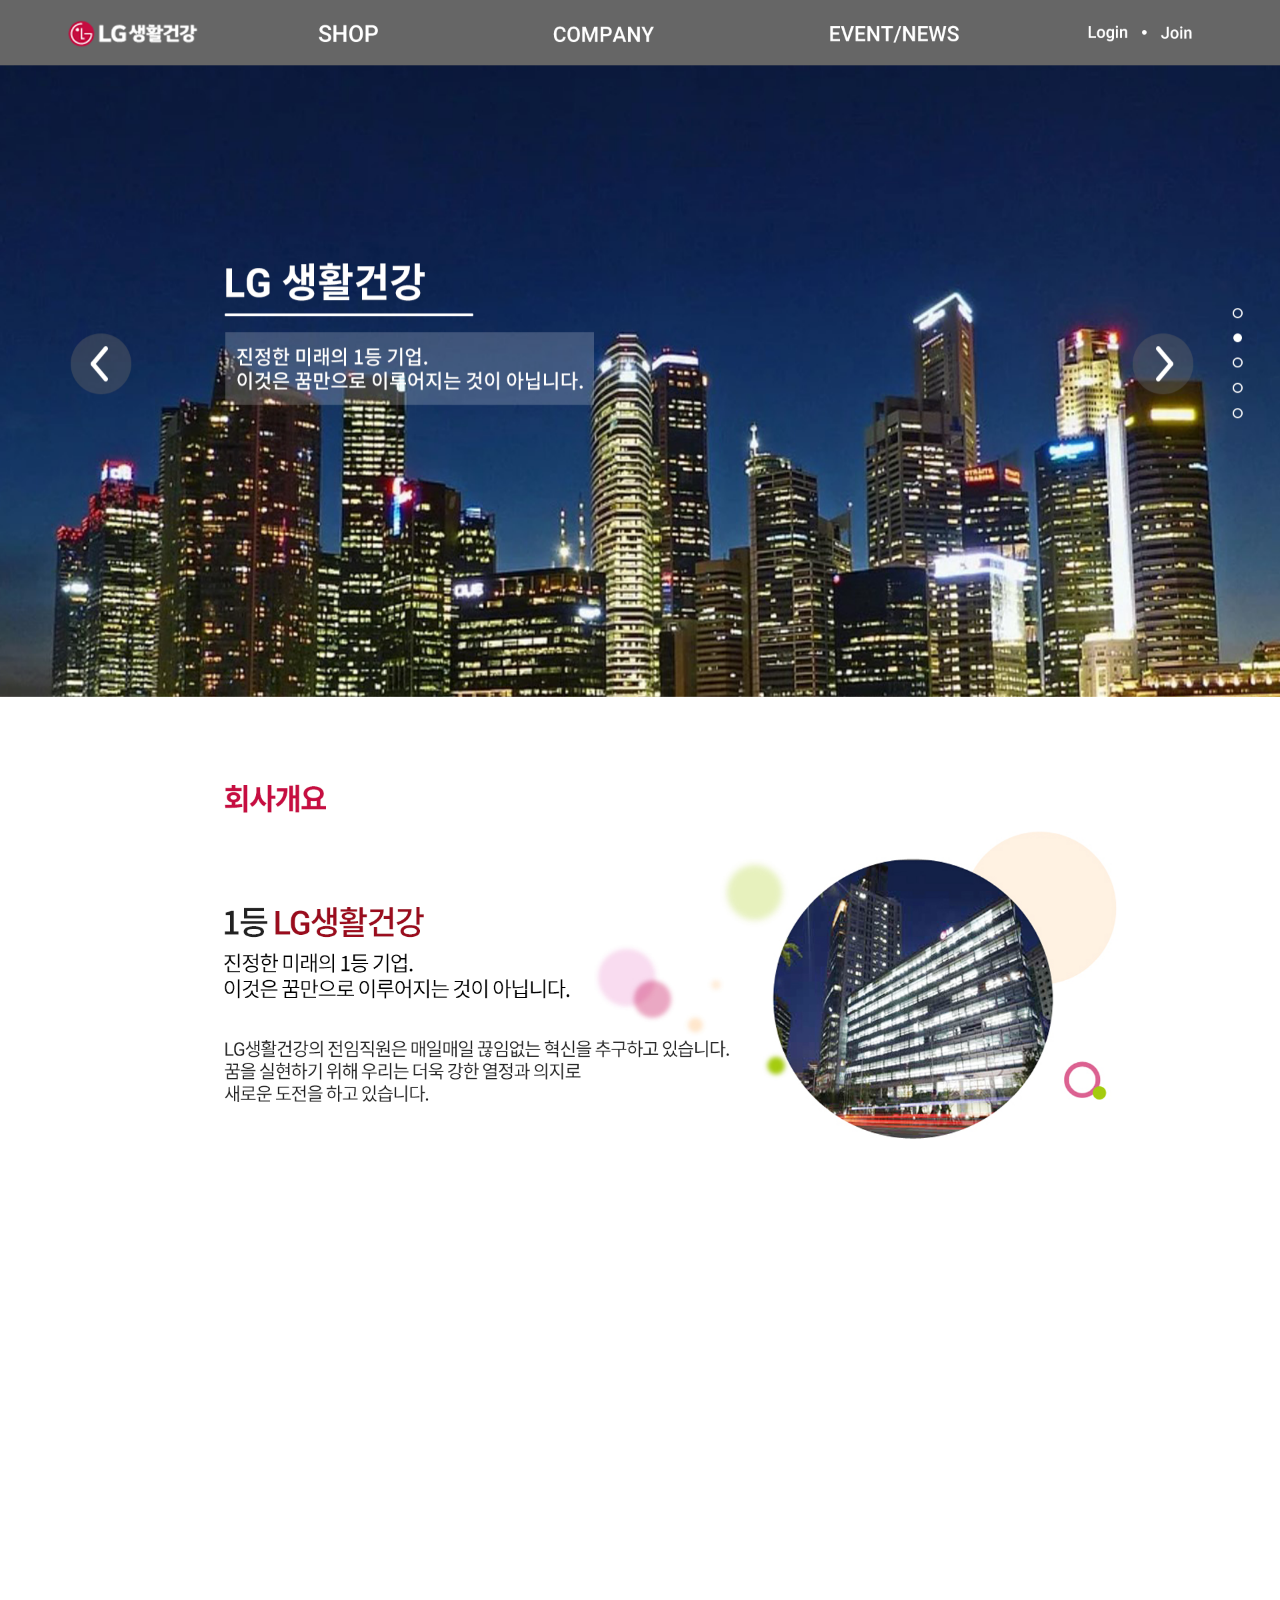
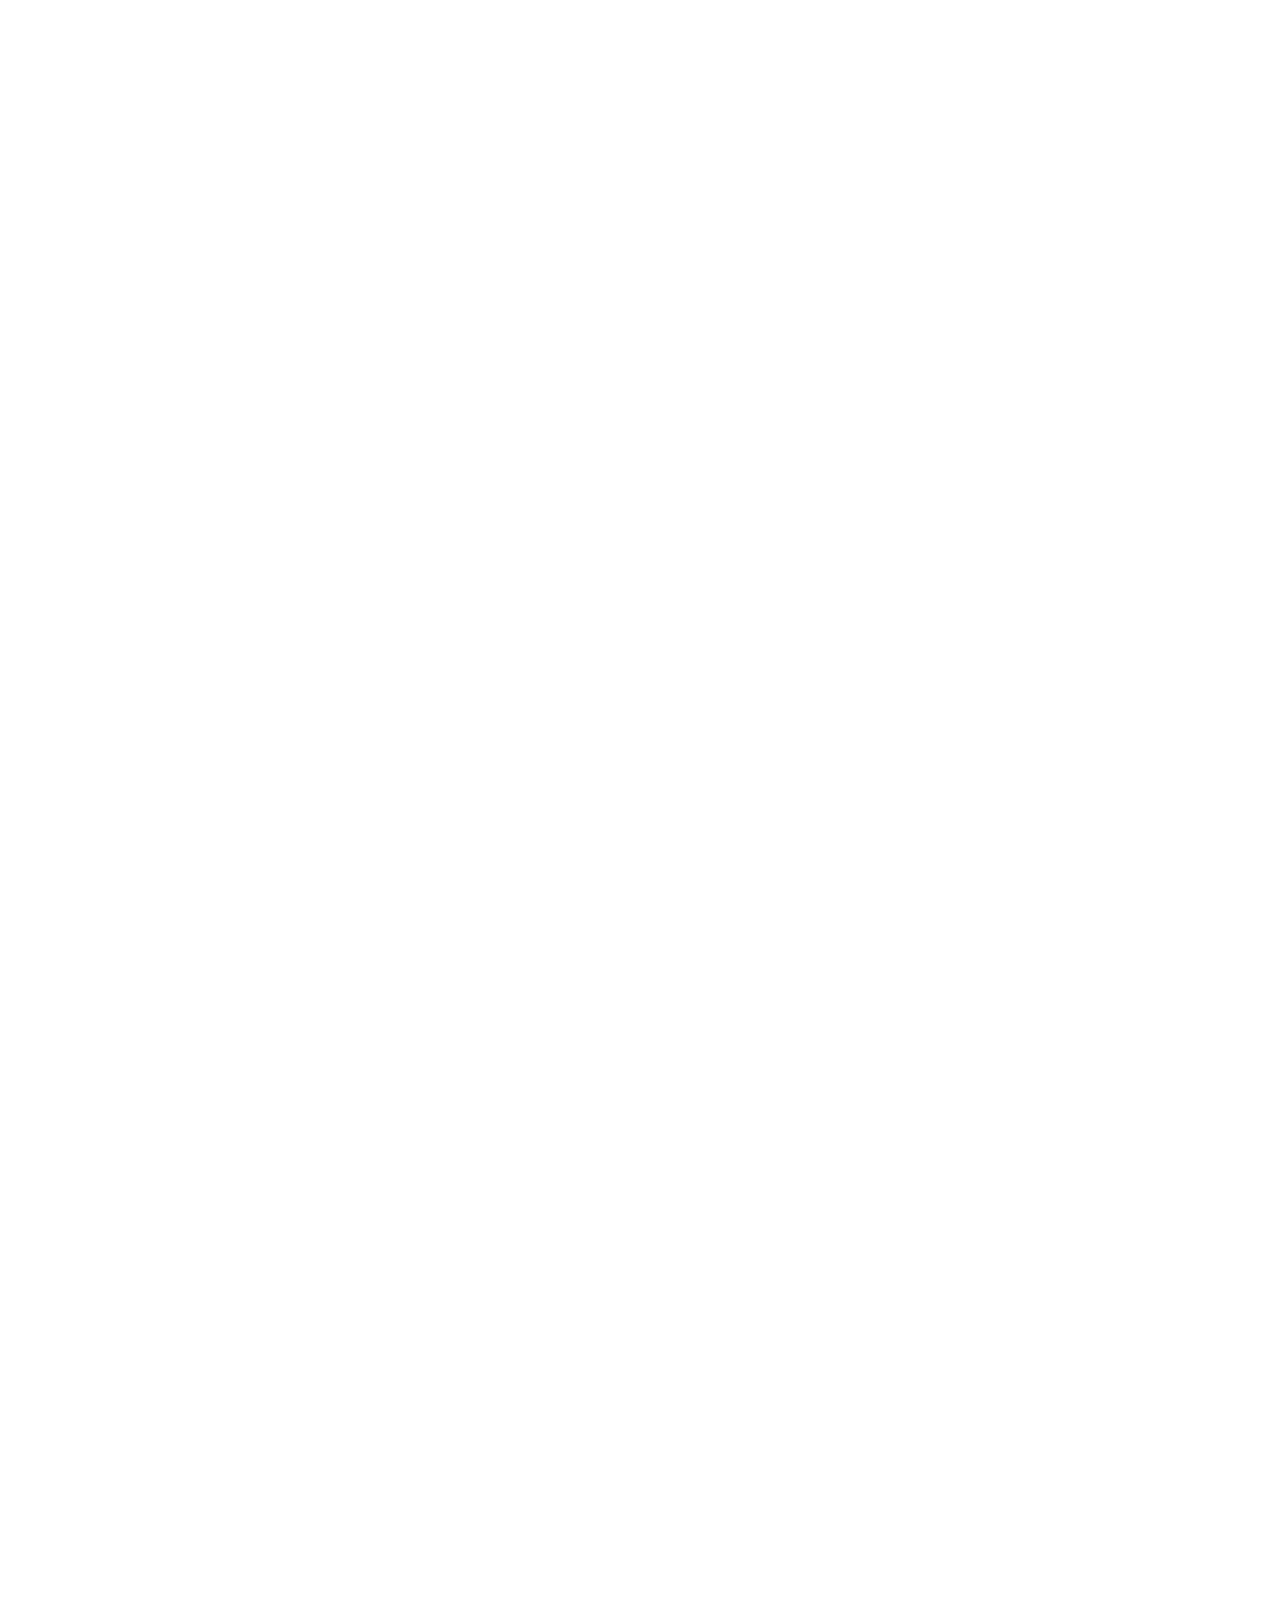
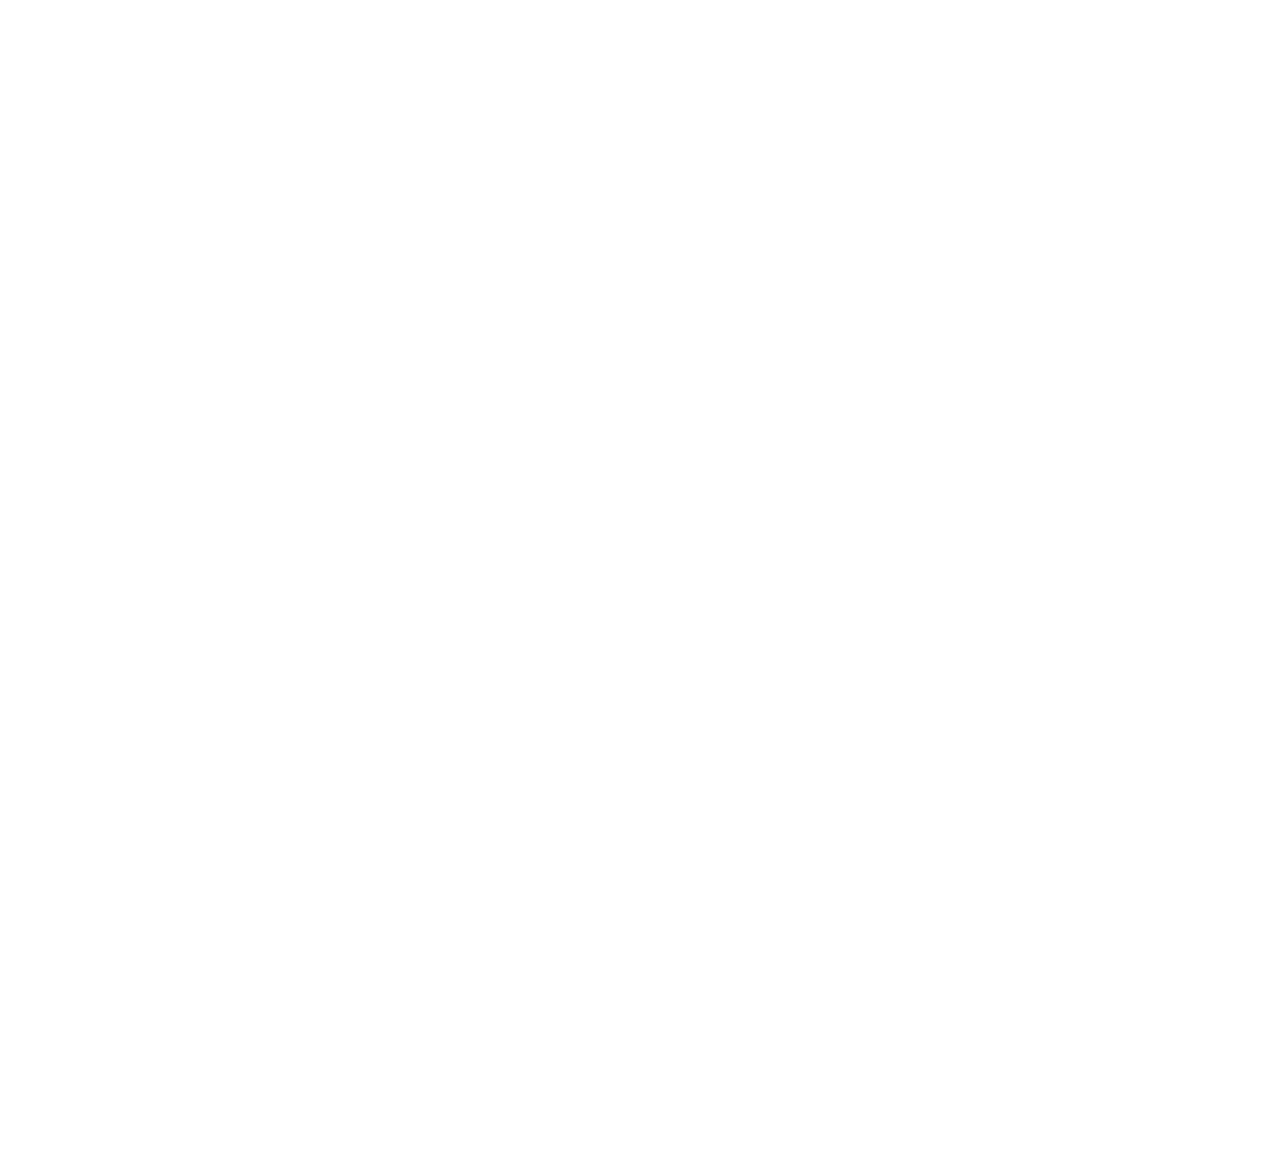
<file: work/lg/index.html>
<!doctype html>
<html lang="ko">

<head>
    <meta charset="utf-8">
    <meta http-equiv="X-UA-Compatible" content="IE=edge">
    <meta name="viewport" content="width=device-width, initial-scale=1.0">
    <link rel="shortcut icon" href="images/favicon.png">
    <title>LG생활건강</title>
    <link href="https://unpkg.com/aos@2.3.1/dist/aos.css" rel="stylesheet">
    <script src="https://unpkg.com/aos@2.3.1/dist/aos.js"></script>

    <script>
        window.onload = function () {
            AOS.init();
        }
    </script>

    <style>
        @charset 'utf-8';

        * {
            margin: 0;
            padding: 0;
            box-sizing: border-box;
            outline-style: none;
        }

        img {
            display: block;
            width: 100%;
        }
    </style>
</head>

<body>
    <div class="wrap">
        <img src="images/redesign_1.png" alt="상단" data-aos="fade-down" data-aos-duration="2000">
        <img src="images/redesign_2.png" alt="회사개요" data-aos="fade-up" data-aos-duration="1800">
        <img src="images/redesign_3.png" alt="사업분야" data-aos="fade-up" data-aos-duration="1800" data-aos-delay="400">
        <img src="images/redesign_4.png" alt="제품" data-aos="fade-up" data-aos-duration="1800" data-aos-delay="400">
        <img src="images/redesign_5.png" alt="뉴스" data-aos="fade-up" data-aos-duration="1800" data-aos-delay="600">
        <img src="images/redesign_6.png" alt="스토리" data-aos="fade-up" data-aos-duration="1800" data-aos-delay="400">
        <img src="images/redesign_7.png" alt="하단" data-aos="fade-up" data-aos-duration="1800" data-aos-delay="400">
    </div>
</body>

</html>
</file>
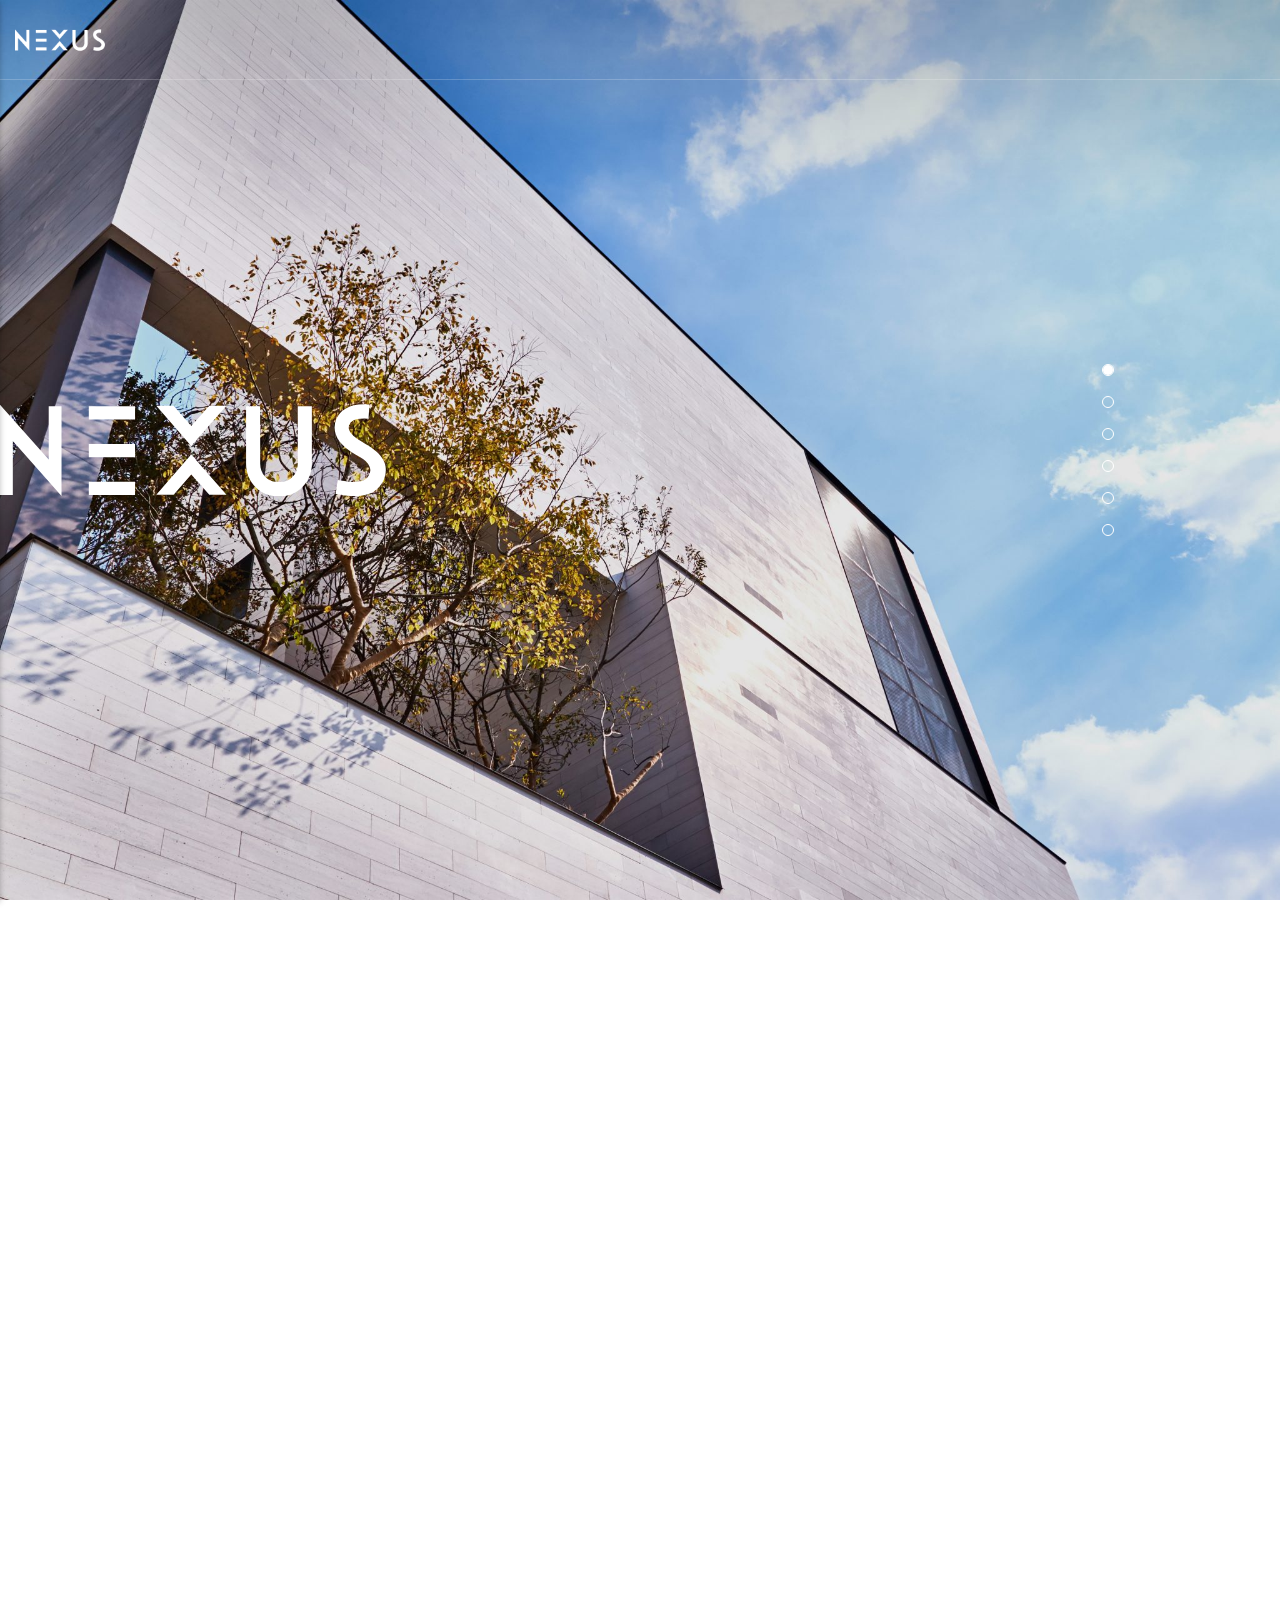
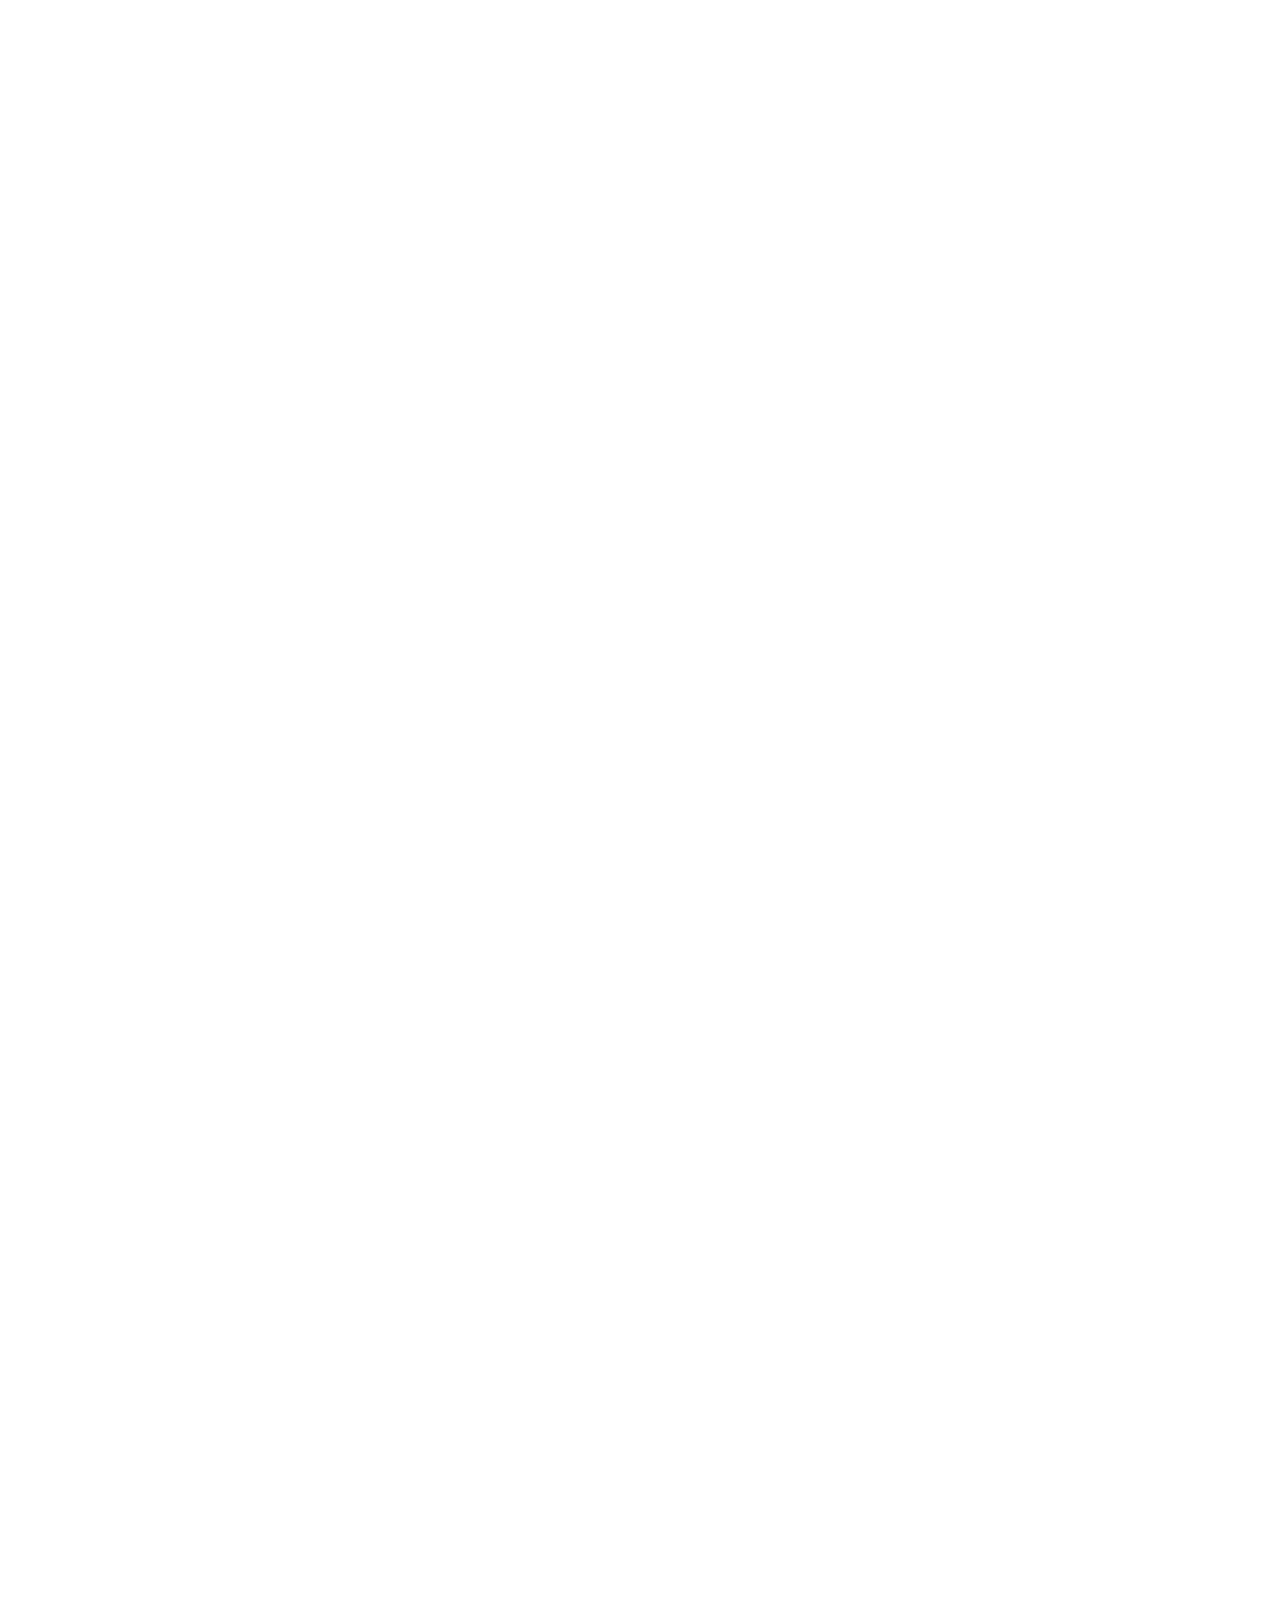
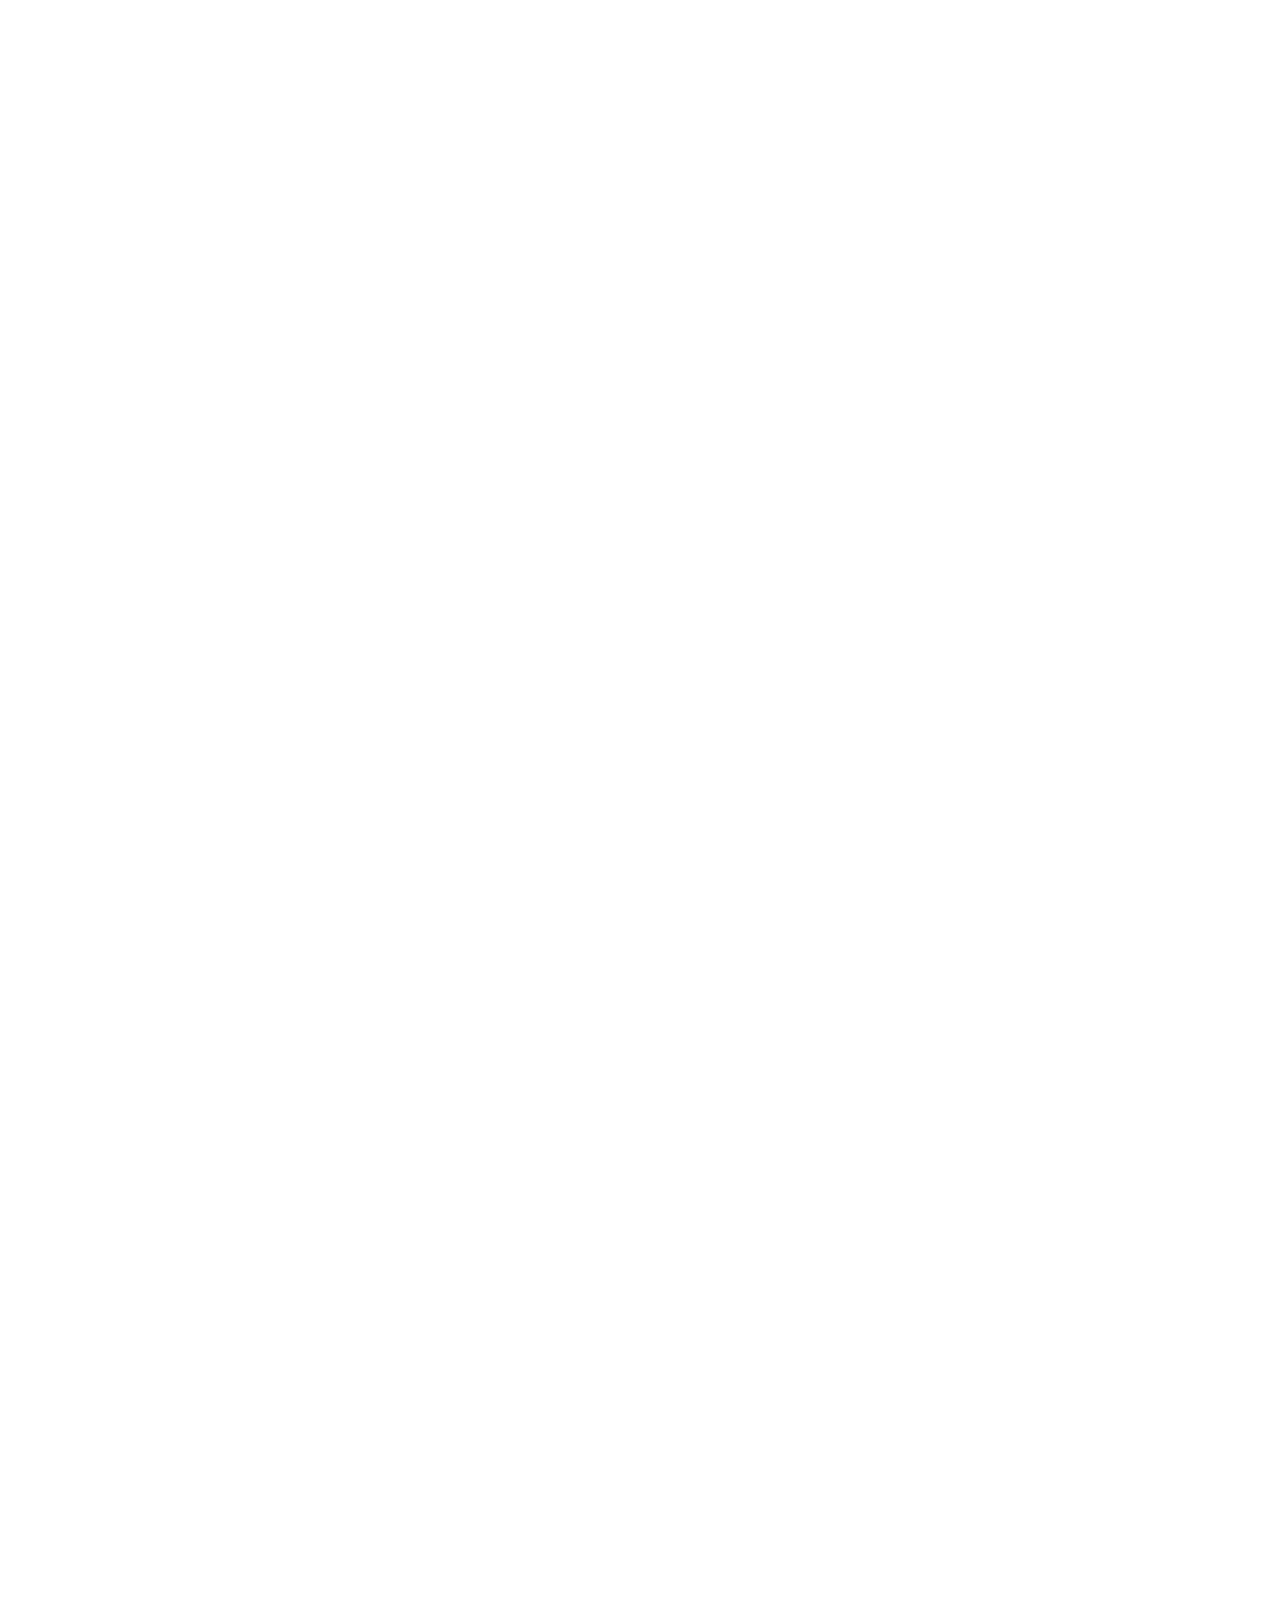
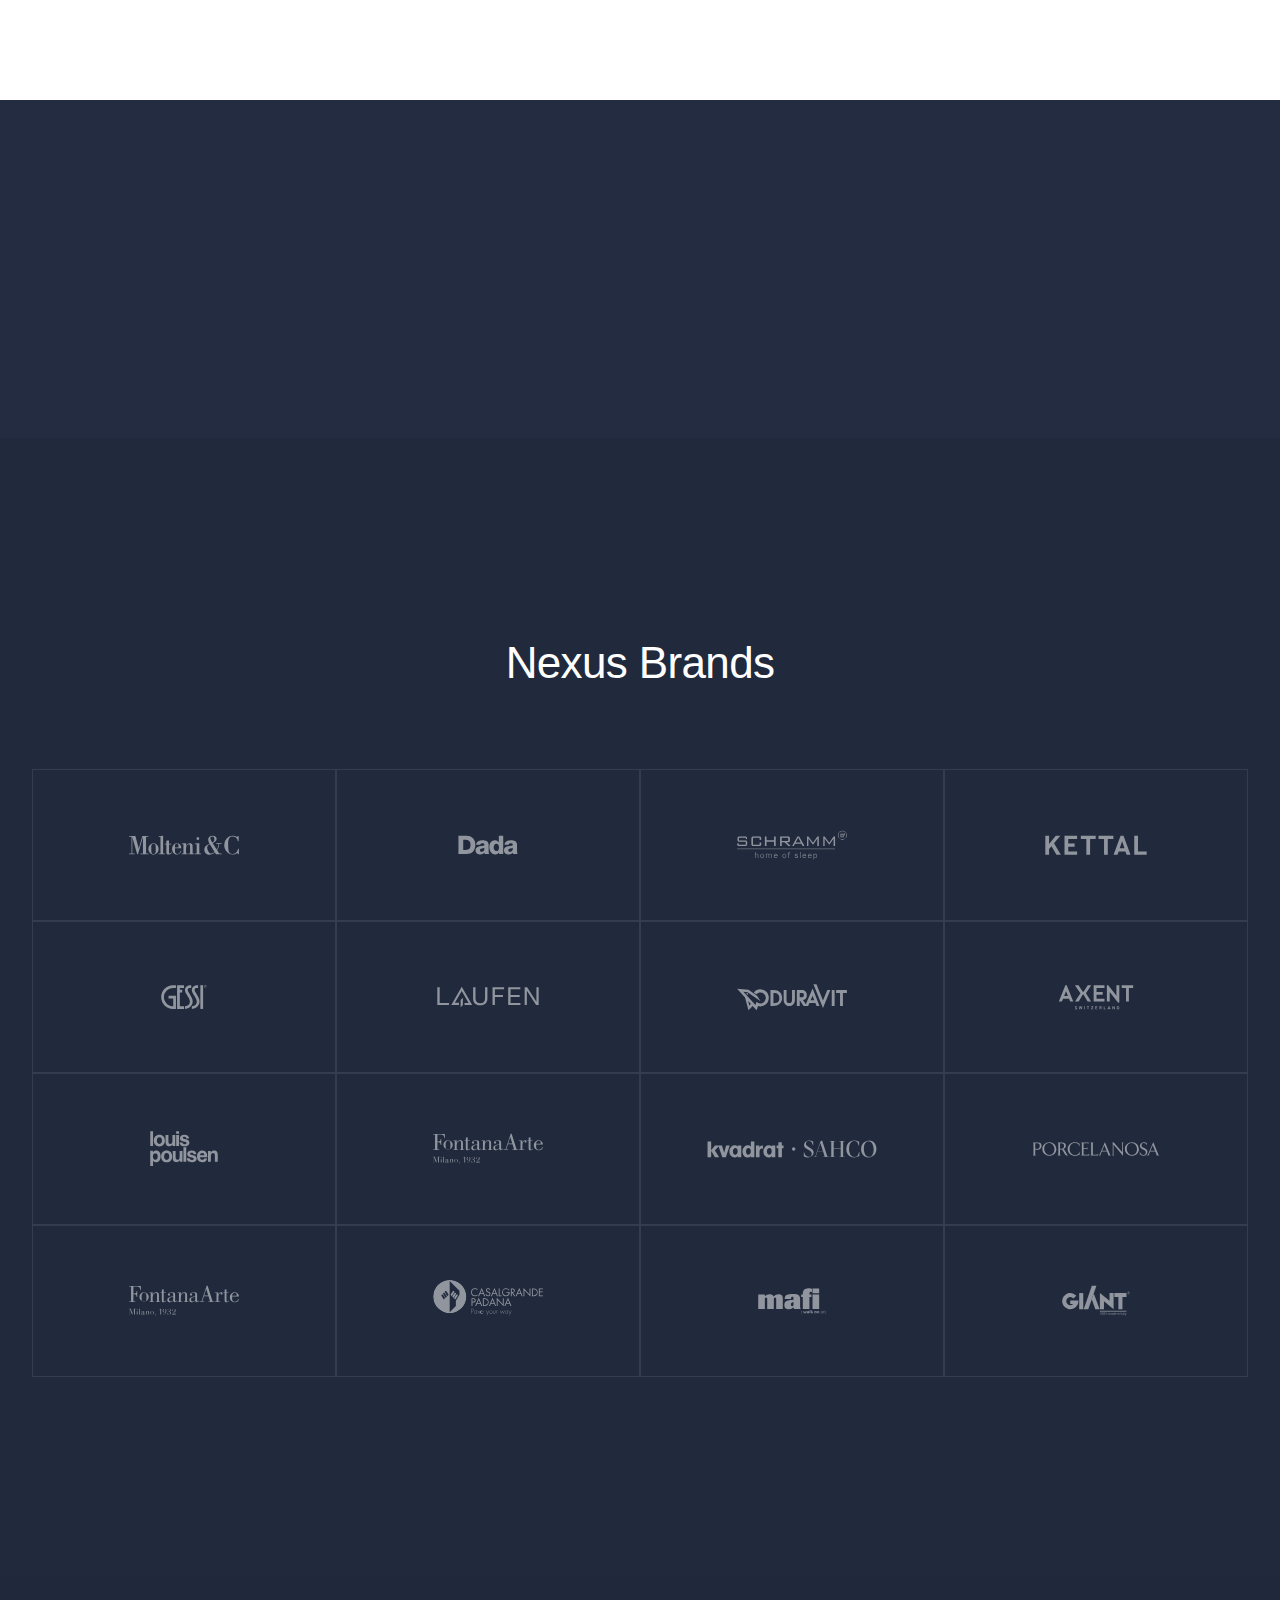
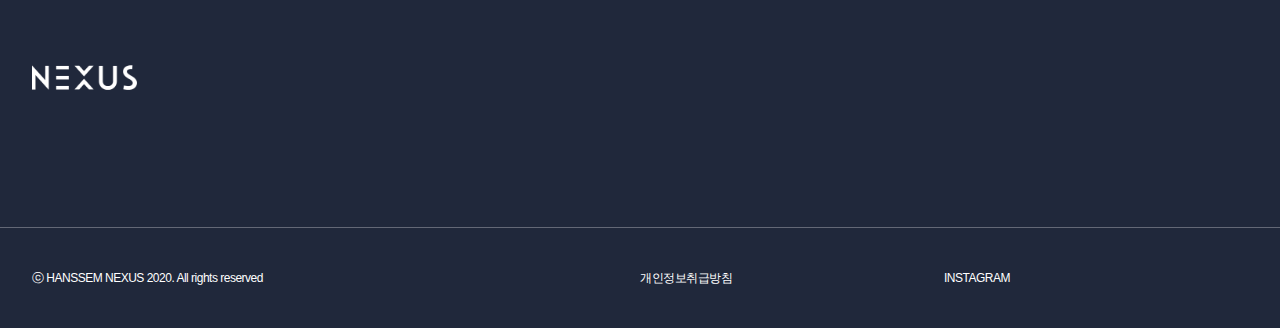
<file: work/nexus/index.html>
<!doctype html>
<html lang="ko">

<head>
    <meta charset="utf-8">
    <meta http-equiv="X-UA-Compatible" content="IE=edge">
    <link rel="shortcut icon" href="images/favicon.png">
    <link rel="apple-touch-icon-precomposed" href="images/favicon_180.png">
    <meta name="viewport"
        content="width=device-width, initial-scale=1, minimum-scale=1, maximum-scale=1, user-scalable=no">
    <title>넥서스 플래그십 서울 갤러리 : Nexus Flagship Seoul Gallery</title>
    <script src="js/jquery.min.js"></script>
    <!--[if lt IE 9]>
        <script src="js/html5shiv.js"></script>
    <![endif]-->
    <script src="js/prefixfree.min.js"></script>
    <script src="js/respond.min.js"></script>
    <link rel="stylesheet" href="js/swiper/swiper.min.css">
    <script src="js/swiper/swiper.min.js"></script>
    <link href="js/aos/aos.css" rel="stylesheet">
    <script src="js/aos/aos.js"></script>
    <script src="js/jquery.nicescroll.min.js"></script>
    <script src="js/waypoints.min.js"></script>
    <link rel="stylesheet" href="css/normalize.css">
    <link rel="stylesheet" href="https://pro.fontawesome.com/releases/v5.10.0/css/all.css"
        integrity="sha384-AYmEC3Yw5cVb3ZcuHtOA93w35dYTsvhLPVnYs9eStHfGJvOvKxVfELGroGkvsg+p" crossorigin="anonymous" />
    <link rel="stylesheet" href="css/main.css">
    <script src="js/script.js"></script>
</head>

<body>
    <div class="mobile-menu">
        <button class="mobile-close"><i class="fas fa-times"></i></button>
        <ul class="mobile-gnb">
            <li><a href="#">nexus</a></li>
            <li><a href="#">brands</a></li>
            <li><a href="#">products</a></li>
            <li><a href="#">news&event</a></li>
        </ul>
    </div>
    <div class="wrap">
        <!-- 상단 영역 -->
        <header class="header">
            <div class="container">
                <a href="#" class="logo">nexus</a>
                <nav class="nav">
                    <ul class="gnb">
                        <li><a href="#">NEXUS</a></li>
                        <li><a href="#">BRANDS</a></li>
                        <li><a href="#">PRODUCTS</a></li>
                        <li><a href="#">NEWS&EVENT</a></li>
                    </ul>
                    <button class="gnb-mobile">
                        <i class="fas fa-th"></i>
                    </button>
                </nav>
            </div>
        </header>
        <!-- //상단 영역 -->
        <!-- 비주얼 영역 -->
        <section class="visual">
            <div class="swiper-container sw-visual">
                <div class="swiper-wrapper">
                    <div class="swiper-slide v1">
                        <div class="container">
                            <img src="images/img-nexus-logo.svg" alt="">
                        </div>
                    </div>
                    <div class="swiper-slide v2">
                        <div class="container">
                            <img src="images/img-molteni-logo-2.svg" alt="">
                        </div>
                    </div>
                    <div class="swiper-slide v3">
                        <div class="container">
                            <img src="images/img-dada-logo-2.svg" alt="">
                        </div>
                    </div>
                    <div class="swiper-slide v4">
                        <div class="container">
                            <img src="images/img-gessi-logo-2.svg" alt="">
                        </div>
                    </div>
                    <div class="swiper-slide v5">
                        <div class="container">
                            <img src="images/img-fontana-logo-2.svg" alt="">
                        </div>
                    </div>
                    <div class="swiper-slide v6">
                        <div class="container">
                            <img src="images/img-kettal-logo-2.svg" alt="">
                        </div>
                    </div>
                </div>
                <div class="swiper-pagination sw-visual-pg"></div>
            </div>
            <div class="visual-story">
                <p>OUR STORY</p>
            </div>
        </section>
        <!-- //비주얼 영역 -->
        <!-- 대표내용 -->
        <section class="contents">
            <div class="container">
                <div class="contents-box contents-1">
                    <p class="contents-tit-1">Living & bedroom</p>
                    <a href="#" class="contents-link"></a>
                    <img src="images/img-molteni-logo.svg" alt="">
                </div>
                <div class="contents-box contents-2 contents-up">
                    <p class="contents-tit-2">
                        인테리어에 대한 새로운 가치를 <br>
                        제안하는 문화공간, <br>
                        넥서스 플래그십 서울 갤러리 입니다.
                    </p>
                    <a href="#" class="contents-more-link"><span>VIEW MORE STORY</span> <i class="fas fa-plus"></i></a>
                </div>
                <div class="contents-box contents-3">
                    <p class="contents-tit-1">BATHROOM</p>
                    <a href="#" class="contents-link"></a>
                    <img src="images/img-gessi-logo.svg" alt="">
                </div>
                <div class="contents-box contents-4 contents-up">
                    <p class="contents-tit-1">KITCHEN & diningroom</p>
                    <a href="#" class="contents-link"></a>
                    <img src="images/img-dada-logo.svg" alt="">
                </div>
                <div class="contents-box contents-5">
                    <p class="contents-tit-1">OUTDOOR</p>
                    <a href="#" class="contents-link"></a>
                    <img src="images/img_kettal_logo.svg" alt="">
                </div>
                <div class="contents-box contents-6 contents-up">
                    <p class="contents-tit-1">LIGHTIng & fabric</p>
                    <a href="#" class="contents-link"></a>
                    <img src="images/img-fontana-logo.svg" alt="">
                </div>
                <div class="contents-box contents-7">
                    <p class="contents-tit-7">
                        넥서스의 다양한 문화 클래스와 <br>
                        이벤트를 소개 합니다.
                    </p>
                    <a href="#" class="contents-more-link"><span>VIEW MORE EVENT</span> <i class="fas fa-plus"></i></a>
                </div>
                <div class="contents-box contents-8 contents-up">
                    <p class="contents-tit-1">tile & floor</p>
                    <a href="#" class="contents-link"></a>
                    <img src="images/img-porcelanosa-logo.svg" alt="">
                    <div class="contents-more">
                        <a href="#" class="contents-more-link"><span>VIEW MORE BRANDS</span> <i class="fas fa-plus"></i></a>
                    </div>
                </div>
            </div>
        </section>
        <!-- //대표내용 -->
        <!-- 갤러리 -->
        <section class="gallery">
            <div class="container">
                <p class="gallery-txt-1">WHERE ARE WE</p>
                <p class="gallery-txt-2">Nexus flagship seoul gallery</p>
            </div>
        </section>
        <!-- //갤러리 -->
        <!-- 관람 정보 -->
        <section class="info">
            <div class="container">
                <p class="info-txt">
                    Mon – Saturday 10:00 – 19:00 <br>
                    Sunday & Holiday 10:00 – 18:00 <br>
                    (설, 추석 명절 당일 제외)
                </p>
                <p class="info-txt">
                    서울 특별시 강남구 학동로 201 <br>
                    201, Hakdong-ro, Gangnam-gu, Seoul, <br>
                    Republic of Korea
                </p>
                <p class="info-txt">
                    SHOWROOM <br>
                    +82 2-543-5093
                </p>
            </div>
        </section>
        <!-- //관람 정보 -->
        <!-- 브랜드 -->
        <section class="brand">
            <div class="container">
                <h2 class="brand-title">Nexus Brands</h2>
                <div class="brand-box"><a href="#"><img src="images/img_main_logo_molteni.svg" alt="moteni"></a></div>
                <div class="brand-box"><a href="#"><img src="images/img_main_logo_dada.svg" alt="dada"></a></div>
                <div class="brand-box"><a href="#"><img src="images/img_main_logo_schramm.svg" alt="schramm"></a></div>
                <div class="brand-box"><a href="#"><img src="images/img_main_logo_kettal.svg" alt="kettal"></a></div>
                <div class="brand-box"><a href="#"><img src="images/img_main_logo_gessi.svg" alt="gessi"></a></div>
                <div class="brand-box"><a href="#"><img src="images/img_main_logo_laufen.svg" alt="laufen"></a></div>
                <div class="brand-box"><a href="#"><img src="images/img_main_logo_duravit.svg" alt="duravit"></a></div>
                <div class="brand-box"><a href="#"><img src="images/img_main_logo_axent.svg" alt="axent"></a></div>
                <div class="brand-box"><a href="#"><img src="images/img_main_logo_louispoulsen.svg" alt="louispoulsen"></a></div>
                <div class="brand-box"><a href="#"><img src="images/img_main_logo_fontana.svg" alt="fontana"></a></div>
                <div class="brand-box"><a href="#"><img src="images/img_main_logo_kvadrat.svg" alt="kvadrat"></a></div>
                <div class="brand-box"><a href="#"><img src="images/img_main_logo_porcelanosa.svg" alt="porcelanosa"></a></div>
                <div class="brand-box"><a href="#"><img src="images/img_main_logo_fontana.svg" alt="fontana"></a></div>
                <div class="brand-box"><a href="#"><img src="images/img_main_logo_casalgrande.svg" alt="casalgrande"></a></div>
                <div class="brand-box"><a href="#"><img src="images/img_main_logo_mafi.svg" alt="mafi"></a></div>
                <div class="brand-box"><a href="#"><img src="images/img_main_logo_giant.svg" alt="giant"></a></div>
            </div>
        </section>
        <!-- //브랜드 -->
        <!-- 하단 영역 -->
        <footer class="footer">
            <!-- 하단 영역 -->
            <!-- 주소 -->
            <section class="addr">
                <div class="container">
                    <a href="#" class="f-logo">
                        <img src="images/logo.png" alt="로고">
                    </a>
                    <p class="f-txt">
                        (주)한샘넥서스 <br>
                        서울시 서초구 방배로 285 <br>
                        대표이사 이영식 <br>
                        사업자 등록번호 : 114-81-68690
                    </p>
                    <p class="f-txt">
                        전화문의 <br>
                        SHOWROOM : +82 1670-1950 <br>
                        메일문의 <br>
                        nexusgallery@nexus-official.com
                    </p>
                </div>
            </section>
            <!-- //주소 -->
            <!-- 카피라이터 -->
            <section class="copy">
                <div class="container">
                    <span>
                        ⓒ HANSSEM NEXUS 2020. All rights reserved
                    </span>
                    <a href="#">
                        개인정보취급방침
                    </a>
                    <a href="#">
                        INSTAGRAM
                    </a>
                </div>
            </section>
            <!-- //카피라이터 -->
        </footer>
    </div>
</body>

</html>
</file>
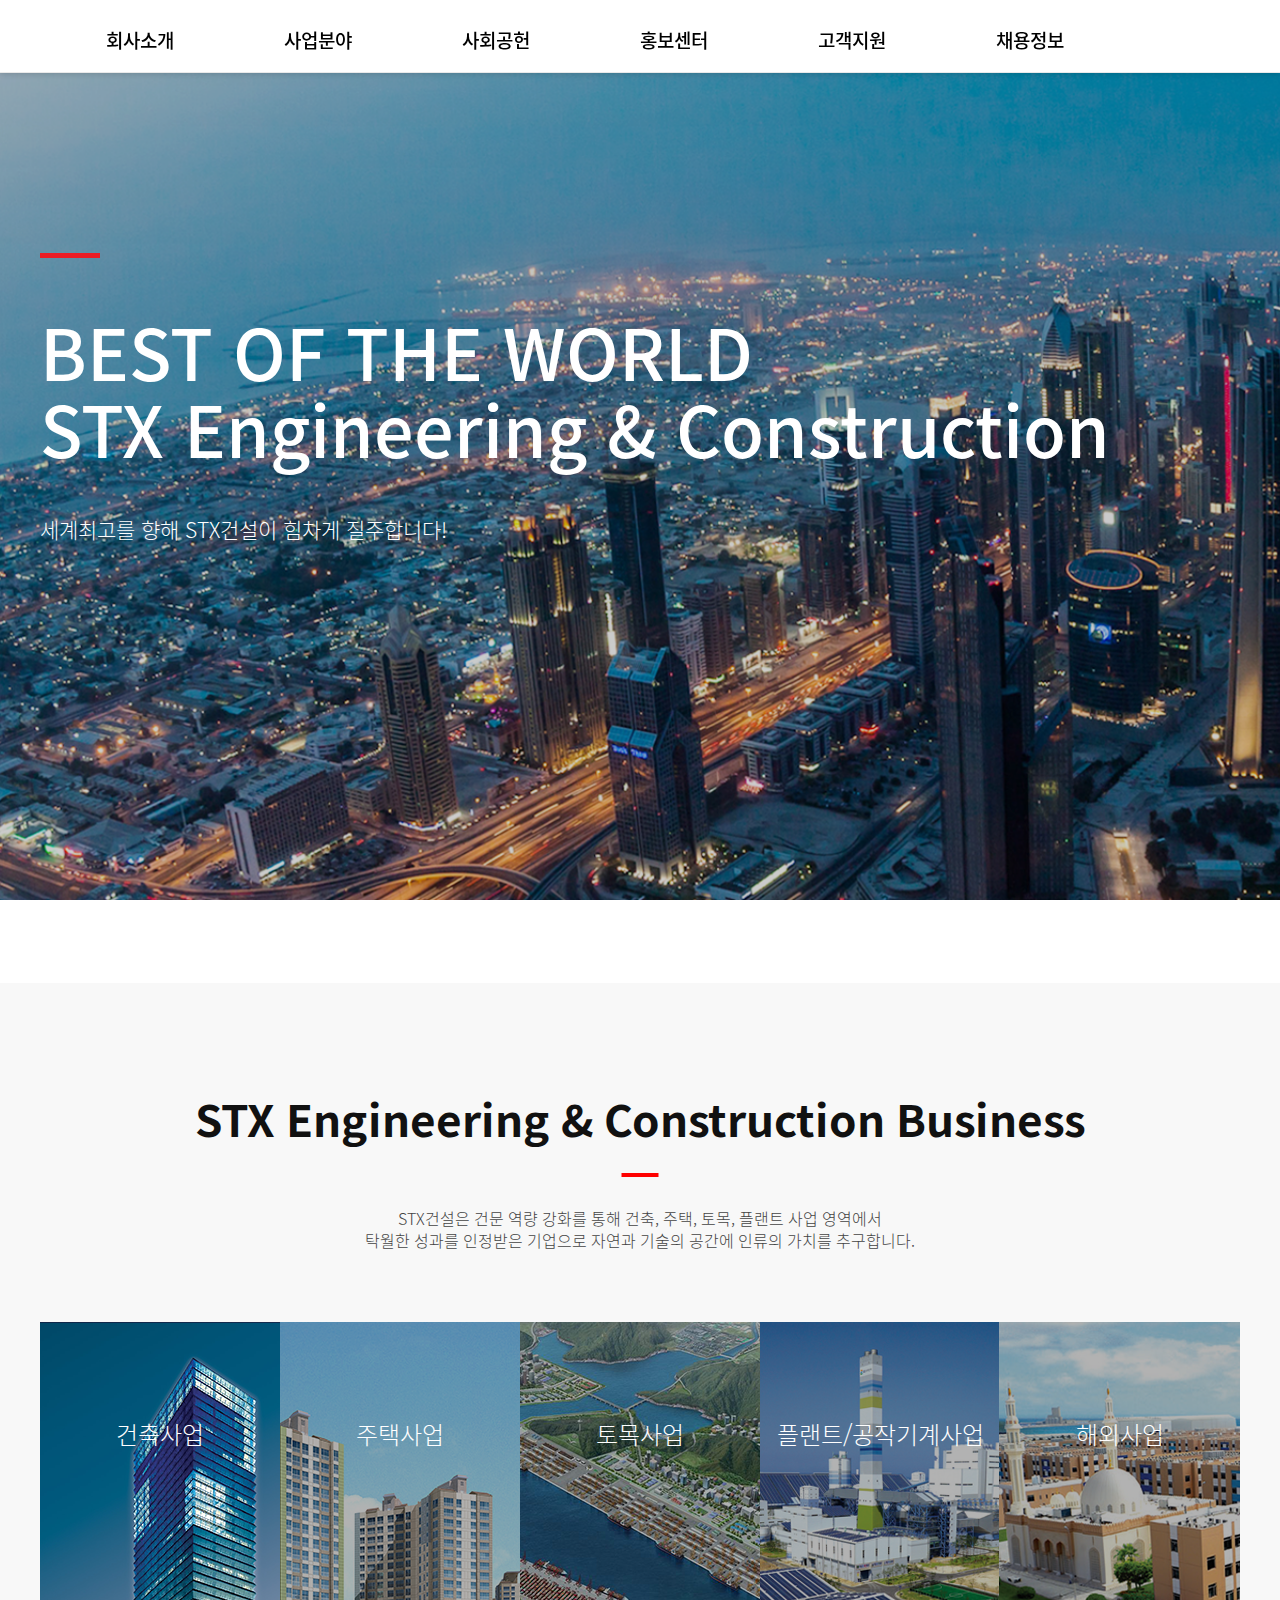
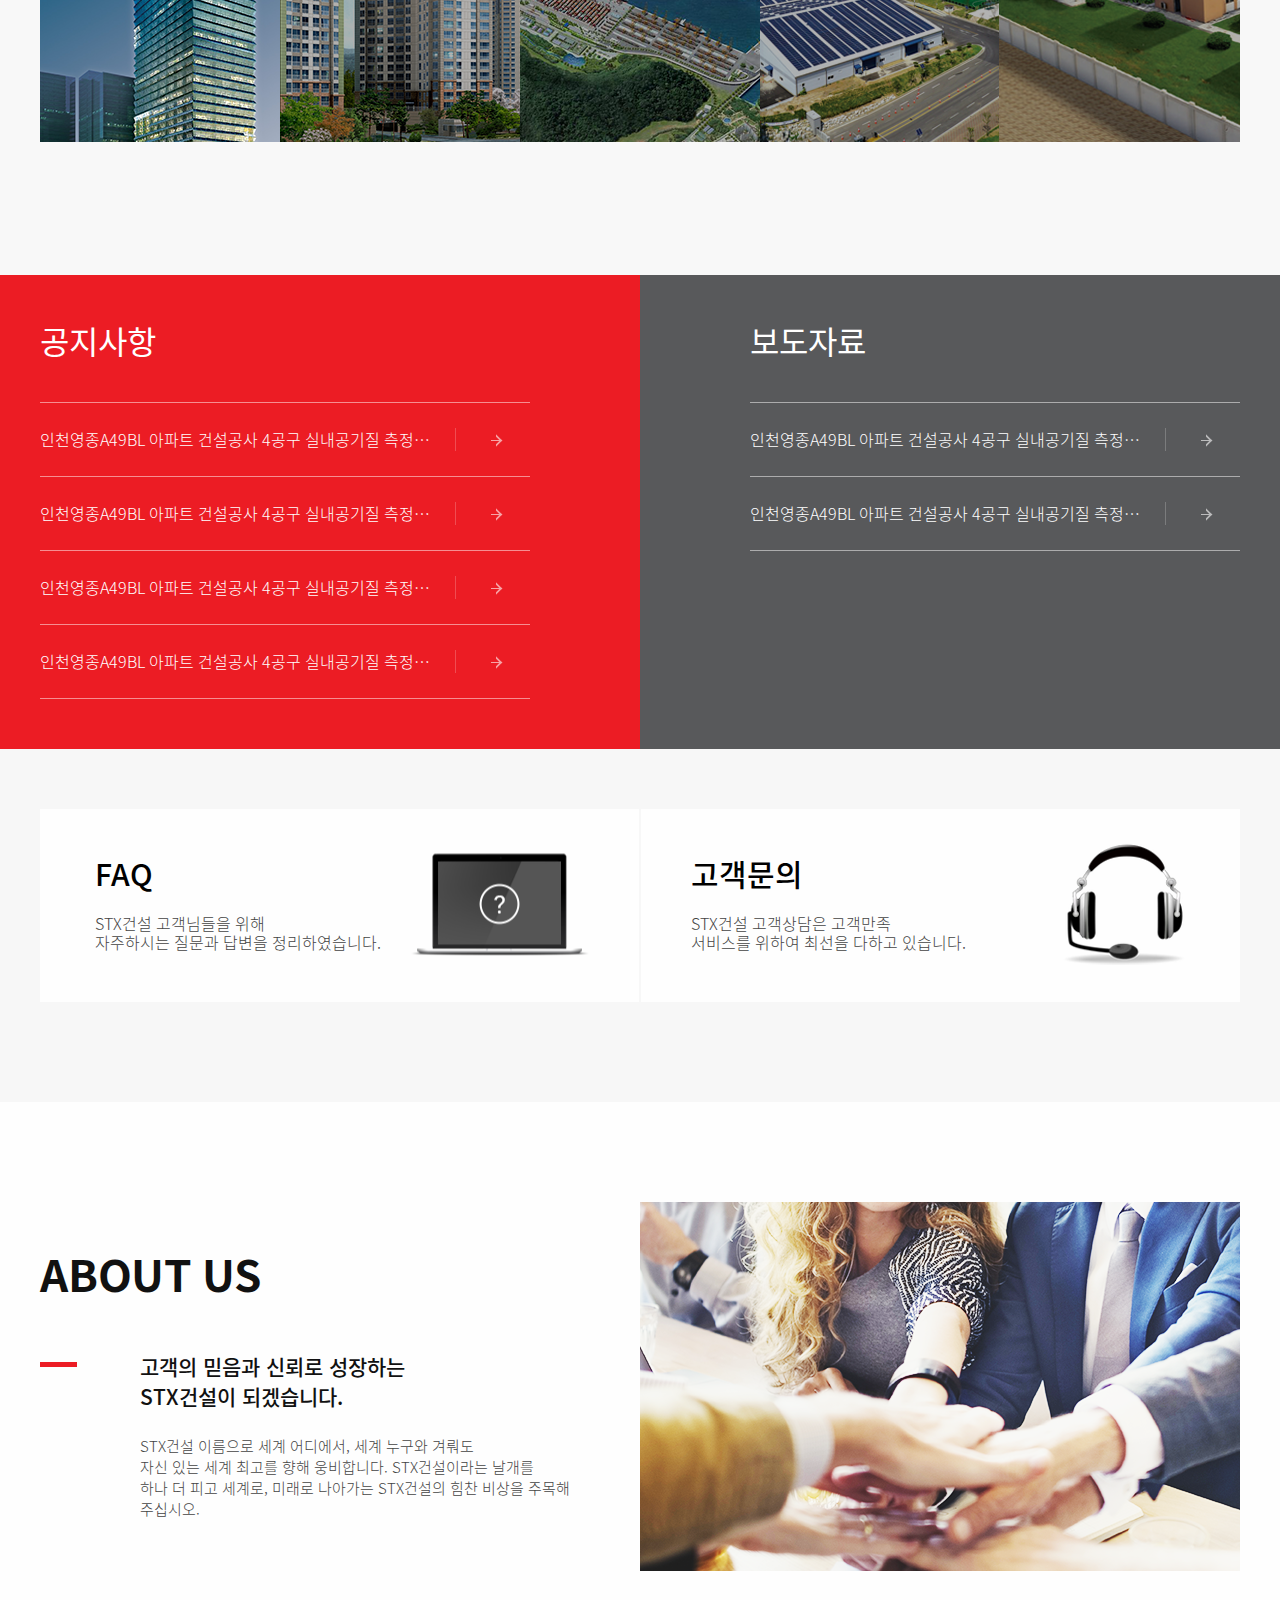
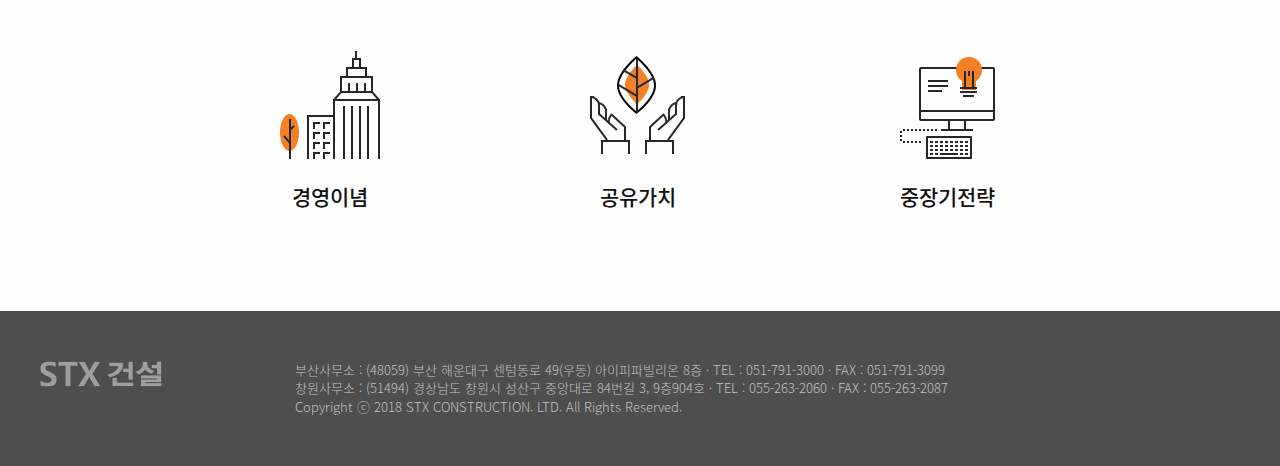
<file: work/stxconst/index.html>
<!doctype html>
<html lang="ko">

<head>
    <meta charset="utf-8">
    <meta http-equiv="X-UA-Compatible" content="IE=edge">
    <title>STX건설</title>
    <script src="js/jquery.min.js"></script>
    <!--[if lt IE 9]>
        <script src="js/html5shiv.js"></script>
    <![endif]-->
    <link rel="stylesheet" href="css/normalize.css">
    <link rel="stylesheet" href="css/style.css">
    <script src="js/script.js"></script>
</head>

<body>
    <div class="wrap">
        <!-- 상단 -->
        <header class="header">
            <div class="container">
                <a href="index.html" class="logo">stx 건설</a>
                <!-- 언어메뉴 -->
                <div class="language">
                    <ul class="language-list clearfix">
                        <li><a href="#">eng</a></li>
                        <li><a href="#" class="language-list-focus">kor</a></li>
                    </ul>
                </div>
                <!-- //언어메뉴 -->
            </div>
            <!-- 주메뉴 -->
            <div class="gnb">
                <ul class="depth1">
                    <li><a href="#">회사소개</a></li>
                    <li><a href="#">사업분야</a></li>
                    <li><a href="#">사회공헌</a></li>
                    <li><a href="#">홍보센터</a></li>
                    <li><a href="#">고객지원</a></li>
                    <li><a href="#">채용정보</a></li>
                </ul>
                <div class="depth2">
                    <ul class="submenu">
                        <li>
                            <ul class="depth2-menu">
                                <li><a href="#">인사말</a></li>
                                <li><a href="#">STX건설</a></li>
                                <li><a href="#">기업문화</a></li>
                                <li><a href="#">STX건설연혁</a></li>
                                <li><a href="#">조직안내</a></li>
                                <li><a href="#">윤리경영</a></li>
                                <li><a href="#">안전·환경·품질경영</a></li>
                                <li><a href="#">찾아오시는길</a></li>
                            </ul>
                        </li>
                        <li>
                            <ul class="depth2-menu">
                                <li><a href="#">건축사업</a></li>
                                <li><a href="#">주택사업</a></li>
                                <li><a href="#">토목사업</a></li>
                                <li><a href="#">플랜트/공작기계사업</a></li>
                                <li><a href="#">해외사업</a></li>
                            </ul>
                        </li>
                        <li>
                            <ul class="depth2-menu">
                                <li><a href="#">나눔의생각</a></li>
                                <li><a href="#">주요활동분야</a></li>
                                <li><a href="#">활동현황</a></li>
                            </ul>
                        </li>
                        <li>
                            <ul class="depth2-menu">
                                <li><a href="#">홍보동영상</a></li>
                                <li><a href="#">홍보브로슈어</a></li>
                                <li><a href="#">STX건설뉴스</a></li>
                            </ul>
                        </li>
                        <li>
                            <ul class="depth2-menu">
                                <li><a href="#">자주묻는질문</a></li>
                                <li><a href="#">고객문의</a></li>
                            </ul>
                        </li>
                        <li>
                            <ul class="depth2-menu">
                                <li><a href="#">채용안내</a></li>
                                <li><a href="#">채용공고</a></li>
                                <li><a href="#">채용FAQ</a></li>
                            </ul>
                        </li>
                    </ul>
                </div>
            </div>
            <!-- //주메뉴 -->
        </header>
        <!-- 비주얼 -->
        <section class="visual">
            <div class="container">
                <p class="visual-tit">
                    BEST OF THE WORLD<br>
                    STX Engineering & Construction
                </p>
                <span class="visual-txt">세계최고를 향해 STX건설이 힘차게 질주합니다!</span>
                <a href="#" class="icon-move"></a>
            </div>
        </section>
        <!-- 업무파트 -->
        <section class="part">
            <div class="container">
                <div class="section-head">
                    <h2 class="section-tit">STX Engineering & Construction Business</h2>
                    <p class="section-desc">
                        STX건설은 건문 역량 강화를 통해 건축, 주택, 토목, 플랜트 사업 영역에서<br>
                        탁월한 성과를 인정받은 기업으로 자연과 기술의 공간에 인류의 가치를 추구합니다.
                    </p>
                </div>
                <div class="part-main">
                    <ul class="part-main-list clearfix">
                        <li>
                            <a href="#">
                                건축사업
                                <span class="part-icon part-icon-1"></span>
                            </a>
                        </li>
                        <li>
                            <a href="#">
                                주택사업
                                <span class="part-icon part-icon-2"></span>
                            </a>
                        </li>
                        <li>
                            <a href="#">
                                토목사업
                                <span class="part-icon part-icon-3"></span>
                            </a>
                        </li>
                        <li>
                            <a href="#">
                                플랜트/공작기계사업
                                <span class="part-icon part-icon-4"></span>
                            </a>
                        </li>
                        <li>
                            <a href="#">
                                해외사업
                                <span class="part-icon part-icon-5"></span>
                            </a>
                        </li>
                    </ul>
                </div>
            </div>
        </section>
        <!-- 새소식 -->
        <section class="news">
            <div class="container">
                <div class="news-left">
                    <h2 class="news-tit">공지사항</h2>
                    <ul class="notice-list">
                        <li>
                            <a href="#">
                                <span class="news-txt">인천영종A49BL 아파트 건설공사 4공구 실내공기질 측정결과</span>
                                <span class="news-more">
                                    <i class="i-arrow"></i>
                                </span>
                            </a>
                        </li>
                        <li>
                            <a href="#">
                                <span class="news-txt">인천영종A49BL 아파트 건설공사 4공구 실내공기질 측정결과</span>
                                <span class="news-more">
                                    <i class="i-arrow"></i>
                                </span>
                            </a>
                        </li>
                        <li>
                            <a href="#">
                                <span class="news-txt">인천영종A49BL 아파트 건설공사 4공구 실내공기질 측정결과</span>
                                <span class="news-more">
                                    <i class="i-arrow"></i>
                                </span>
                            </a>
                        </li>
                        <li>
                            <a href="#">
                                <span class="news-txt">인천영종A49BL 아파트 건설공사 4공구 실내공기질 측정결과</span>
                                <span class="news-more">
                                    <i class="i-arrow"></i>
                                </span>
                            </a>
                        </li>
                    </ul>
                </div>
                <div class="news-right">
                    <h2 class="news-tit">보도자료</h2>
                    <ul class="news-list">
                        <li>
                            <a href="#">
                                <span class="news-txt">인천영종A49BL 아파트 건설공사 4공구 실내공기질 측정결과</span>
                                <span class="news-more">
                                    <i class="i-arrow"></i>
                                </span>
                            </a>
                        </li>
                        <li>
                            <a href="#">
                                <span class="news-txt">인천영종A49BL 아파트 건설공사 4공구 실내공기질 측정결과</span>
                                <span class="news-more">
                                    <i class="i-arrow"></i>
                                </span>
                            </a>
                        </li>
                    </ul>
                </div>
            </div>
        </section>
        <!-- 고객서비스 -->
        <section class="service">
            <div class="container">
                <div class="service-left clearfix">
                    <div class="service-txt">
                        <a href="#" class="service-link">
                            <h2 class="service-title">faq</h2>
                            <p class="service-desc">
                                STX건설 고객님들을 위해<br>
                                자주하시는 질문과 답변을 정리하였습니다.
                            </p>
                        </a>
                    </div>
                    <div class="service-img">
                        <img src="images/bg_faq.png" alt="faq">
                    </div>
                </div>
                <div class="service-right clearfix">
                    <div class="service-txt">
                        <a href="#" class="service-link">
                            <h2 class="service-title">고객문의</h2>
                            <p class="service-desc">
                                STX건설 고객상담은 고객만족<br>
                                서비스를 위하여 최선을 다하고 있습니다.
                            </p>
                        </a>
                    </div>
                    <div class="service-img">
                        <img src="images/bg_custom.png" alt="custom">
                    </div>
                </div>
            </div>
        </section>
        <!-- about -->
        <section class="about">
            <div class="container">
                <div class="about-top">
                    <div class="about-left">
                        <div class="about-txt">
                            <h2 class="about-title">about us</h2>
                            <p class="about-desc1">
                                고객의 믿음과 신뢰로 성장하는 <br>
                                STX건설이 되겠습니다.
                            </p>
                            <p class="about-desc2">
                                STX건설 이름으로 세계 어디에서, 세계 누구와 겨뤄도 <br>
                                자신 있는 세계 최고를 향해 웅비합니다. STX건설이라는 날개를 <br>
                                하나 더 피고 세계로, 미래로 나아가는 STX건설의 힘찬 비상을 주목해 <br>
                                주십시오.
                            </p>
                        </div>
                    </div>
                    <div class="about-right">
                        <img src="images/img_about.png" alt="about">
                    </div>
                </div>
                <div class="about-bottom">
                    <a href="#" class="about-link about-link1">
                        경영이념
                    </a>
                    <a href="#" class="about-link about-link2">
                        공유가치
                    </a>
                    <a href="#" class="about-link about-link3">
                        중장기전략
                    </a>
                </div>
            </div>
        </section>
        <!-- 하단 -->
        <footer class="footer">
            <div class="container clearfix">
                <div class="f-logo">
                    <img src="images/logo_footer.png" alt="STX건설">
                </div>
                <div class="f-copy">
                    <address class="address">
                        부산사무소 : (48059) 부산 해운대구 센텀동로 49(우동) 아이피파빌리온 8층 · TEL : 051-791-3000 · FAX : 051-791-3099 <br>
                        창원사무소 : (51494) 경상남도 창원시 성산구 중앙대로 84번길 3, 9층904호 · TEL : 055-263-2060 · FAX : 055-263-2087
                    </address>
                    <span class="copy">
                        Copyright ⓒ 2018 STX CONSTRUCTION. LTD. All Rights Reserved.
                    </span>
                </div>
            </div>
        </footer>
    </div>
</body>

</html>
</file>
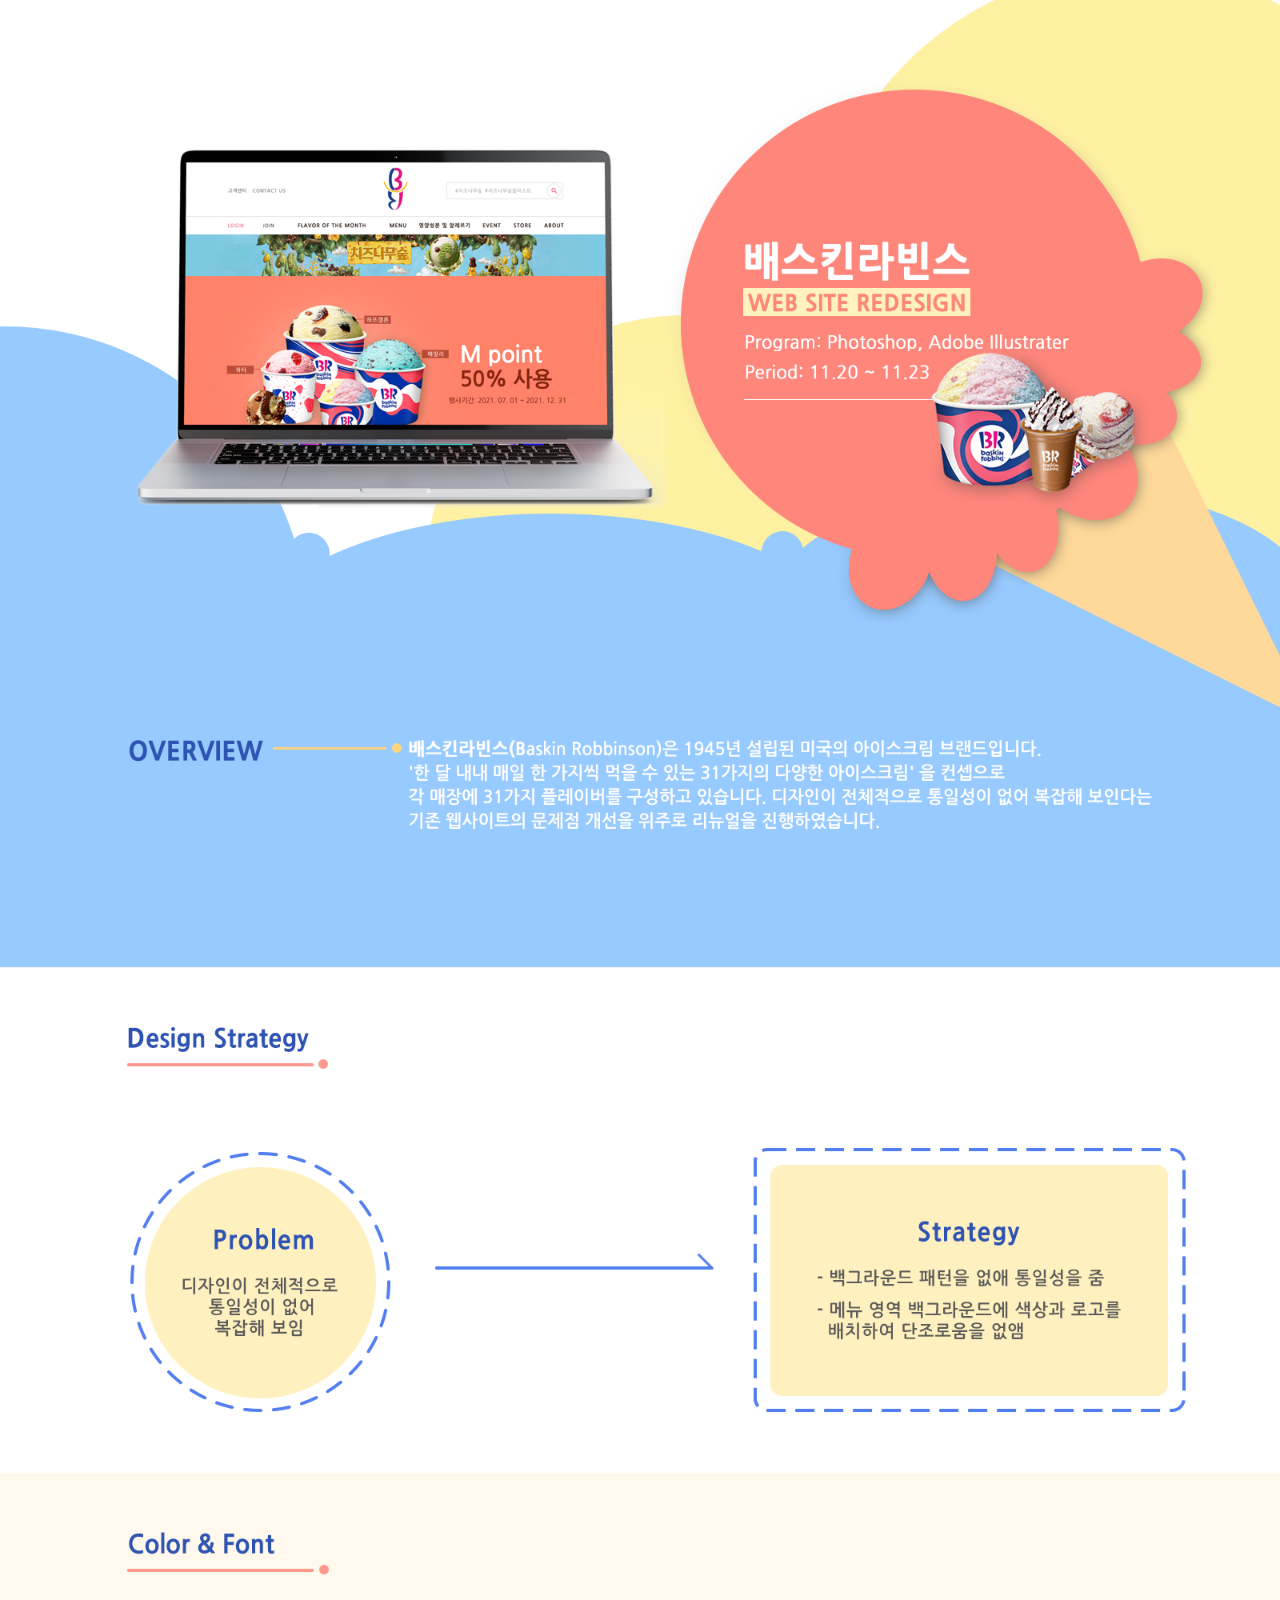
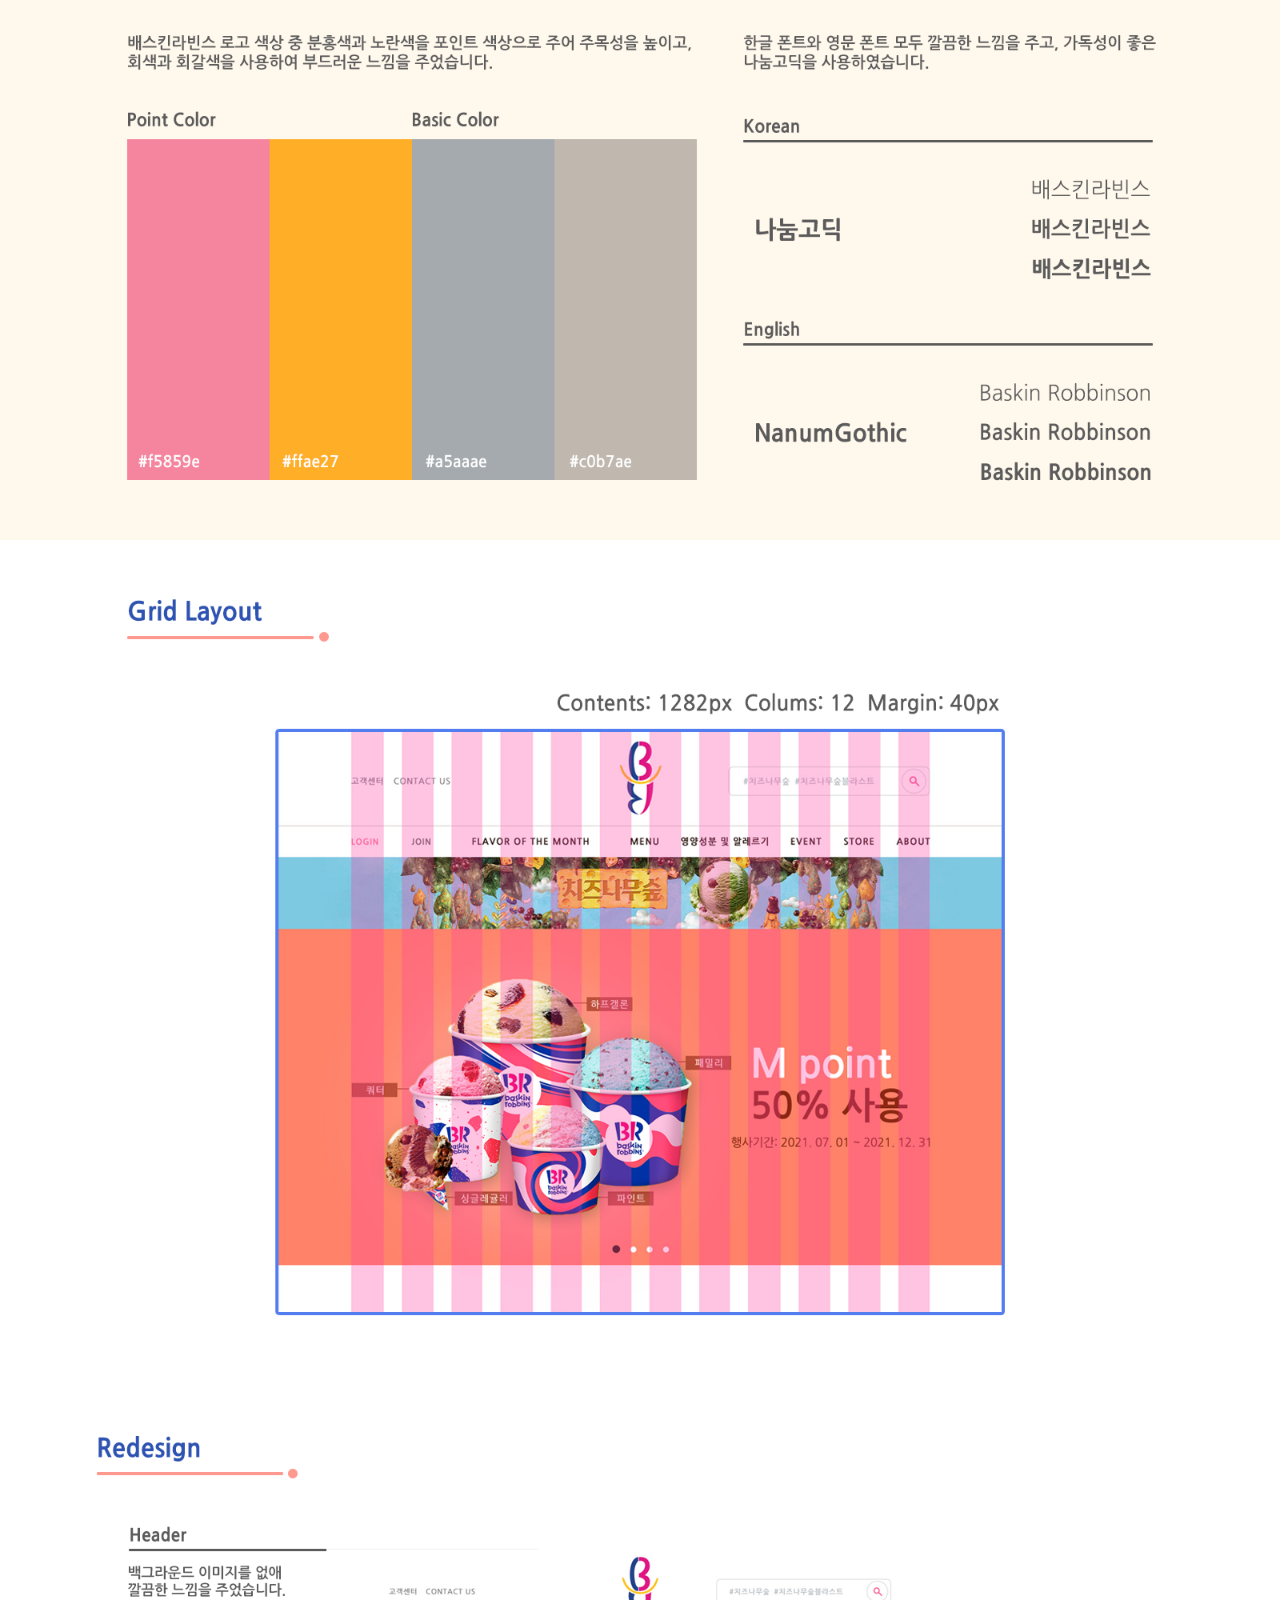
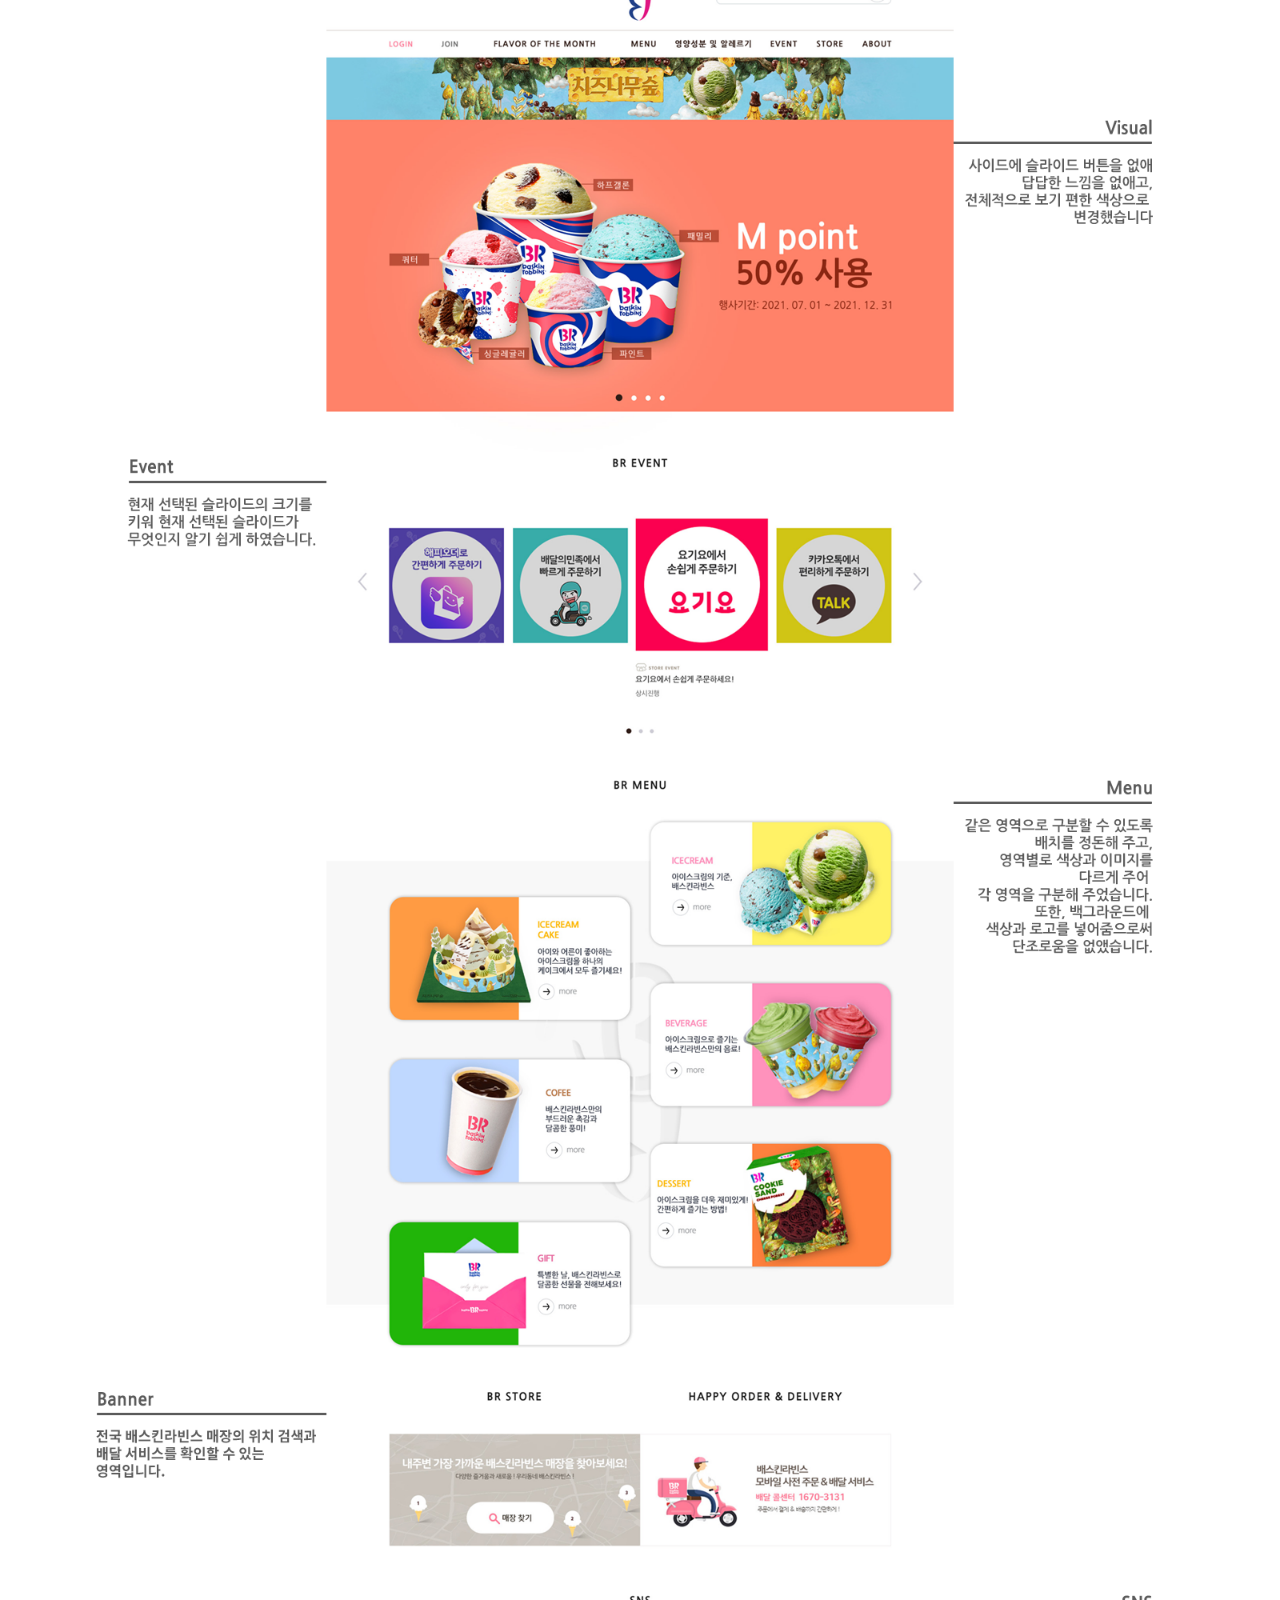
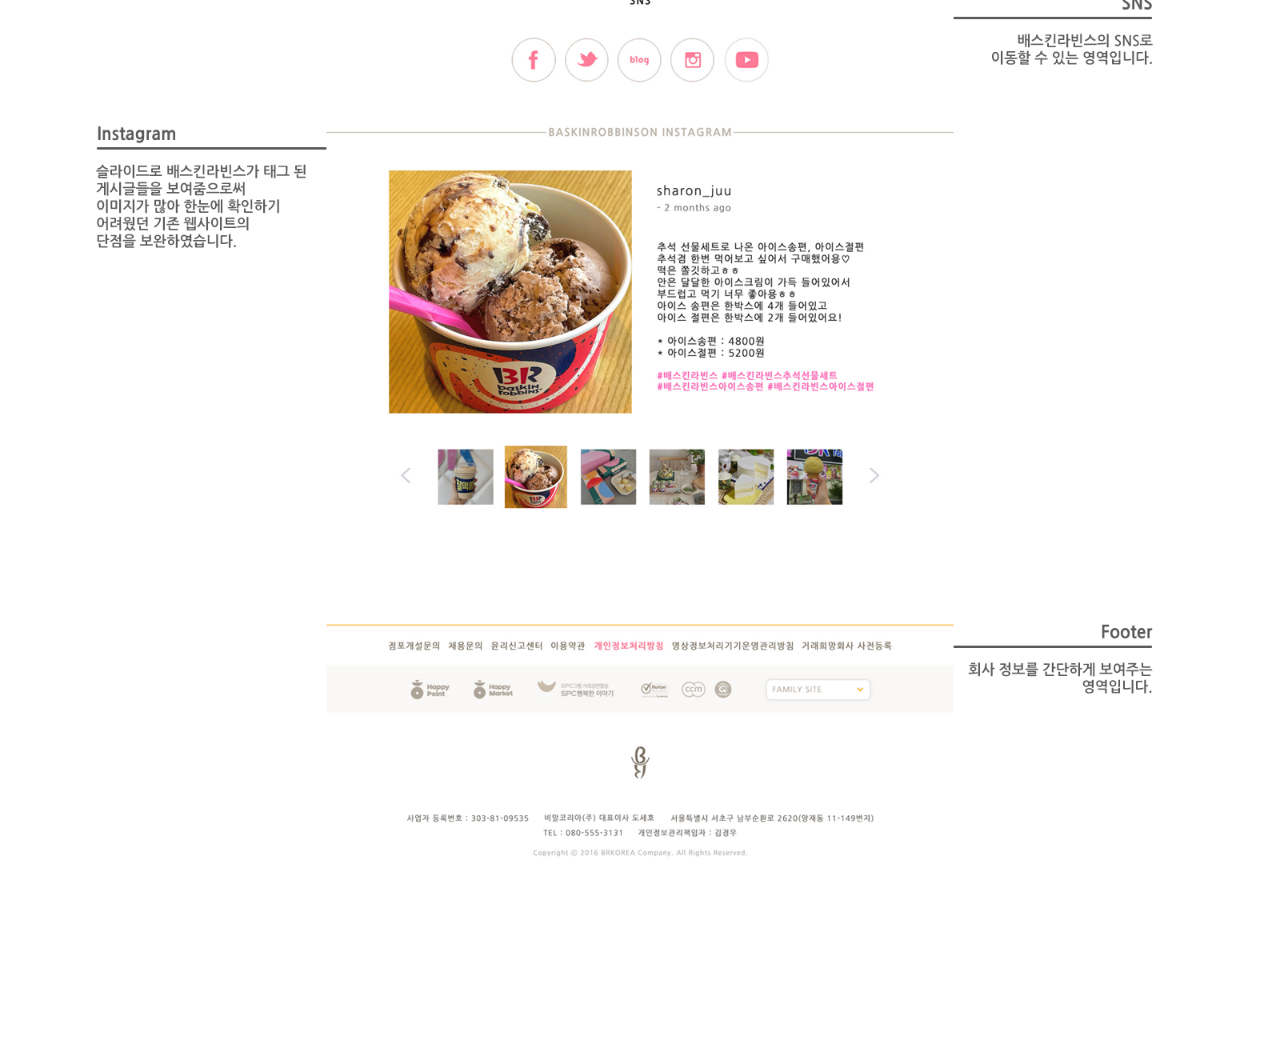
<file: work/baskinrobbinson/index_process.html>
<!doctype html>
<html lang="ko">

<head>
    <meta charset="utf-8">
    <meta http-equiv="X-UA-Compatible" content="IE=edge">
    <meta name="viewport" content="width=device-width, initial-scale=1.0">
    <link rel="shortcut icon" href="images/favicon.png">
    <title>배스킨라빈스</title>
    <style>
        @charset 'utf-8';

        * {
            margin: 0;
            padding: 0;
            box-sizing: border-box;
            outline-style: none;
        }

        img {
            display: block;
            width: 100%;
        }
    </style>
</head>

<body>
    <div class="wrap">
        <div class="redesign">
            <img src="images/br_process.png" alt="프로세스">
        </div>
    </div>
</body>

</html>
</file>
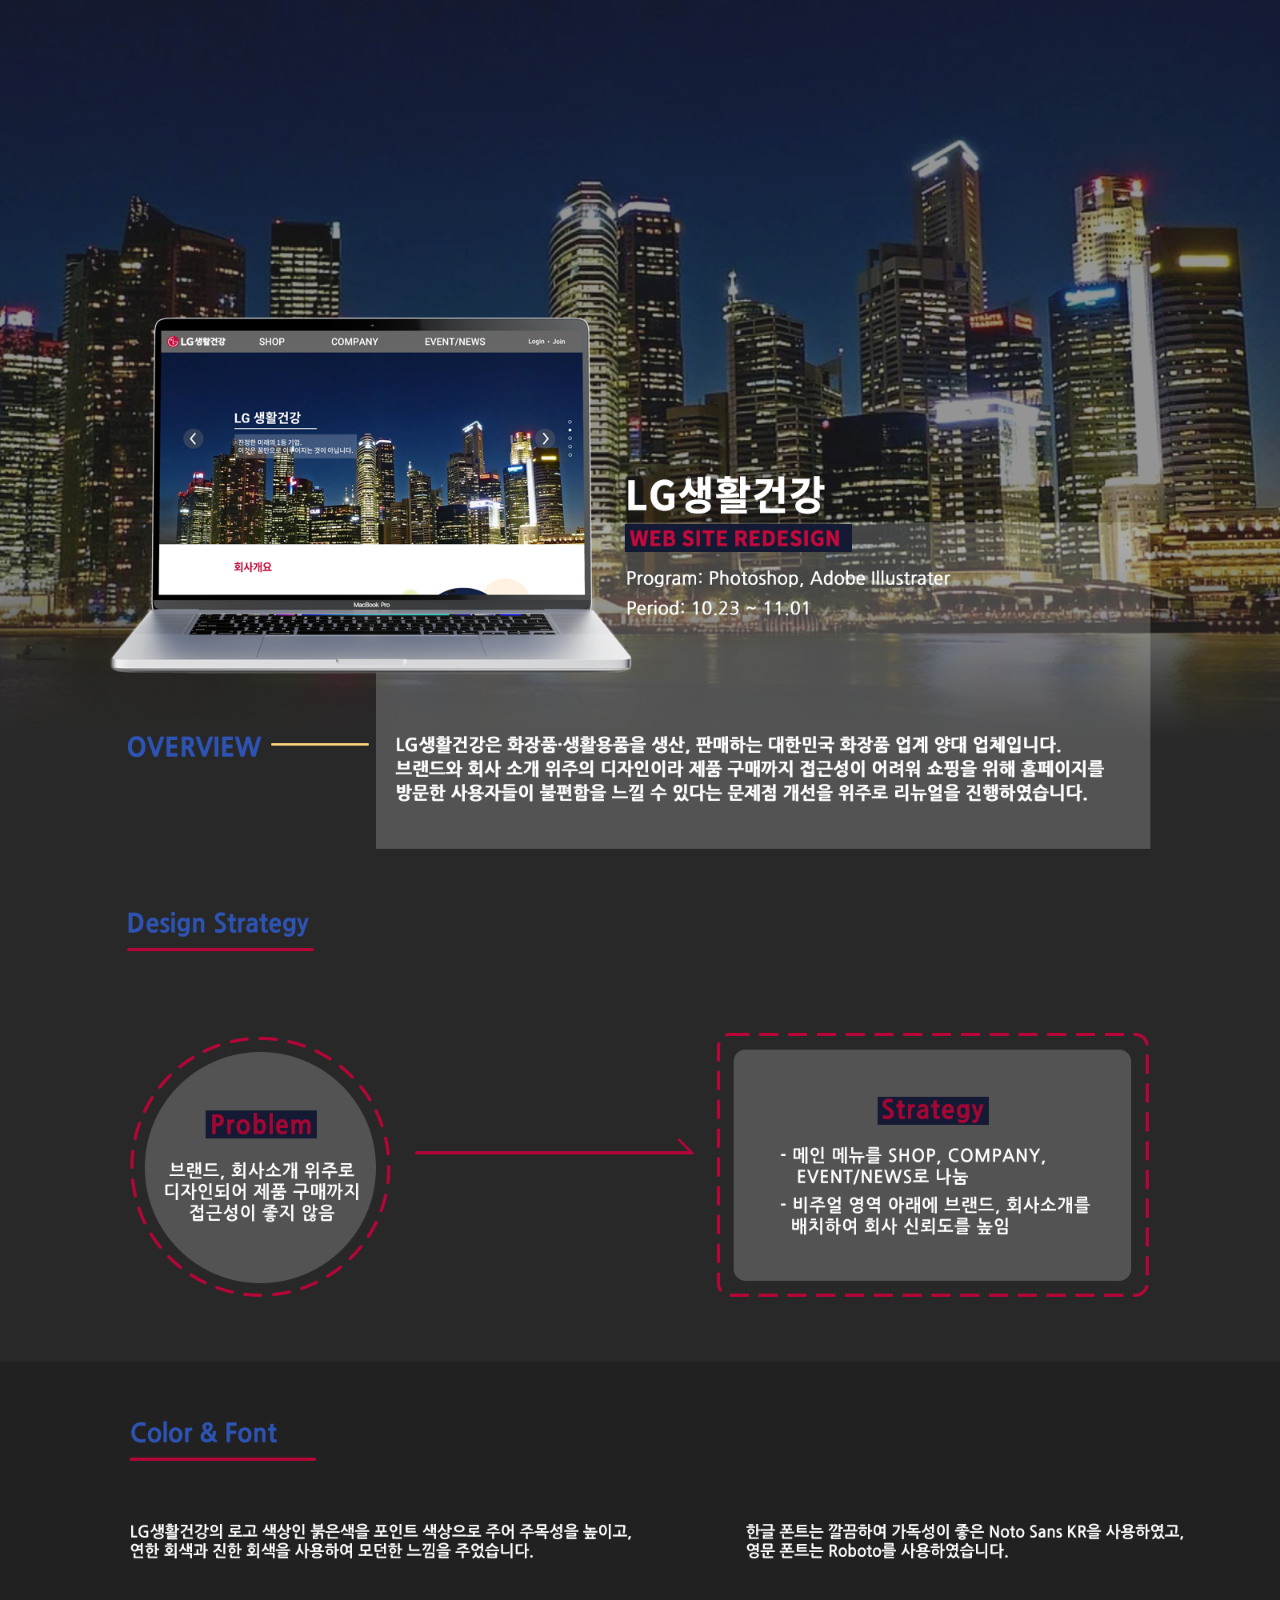
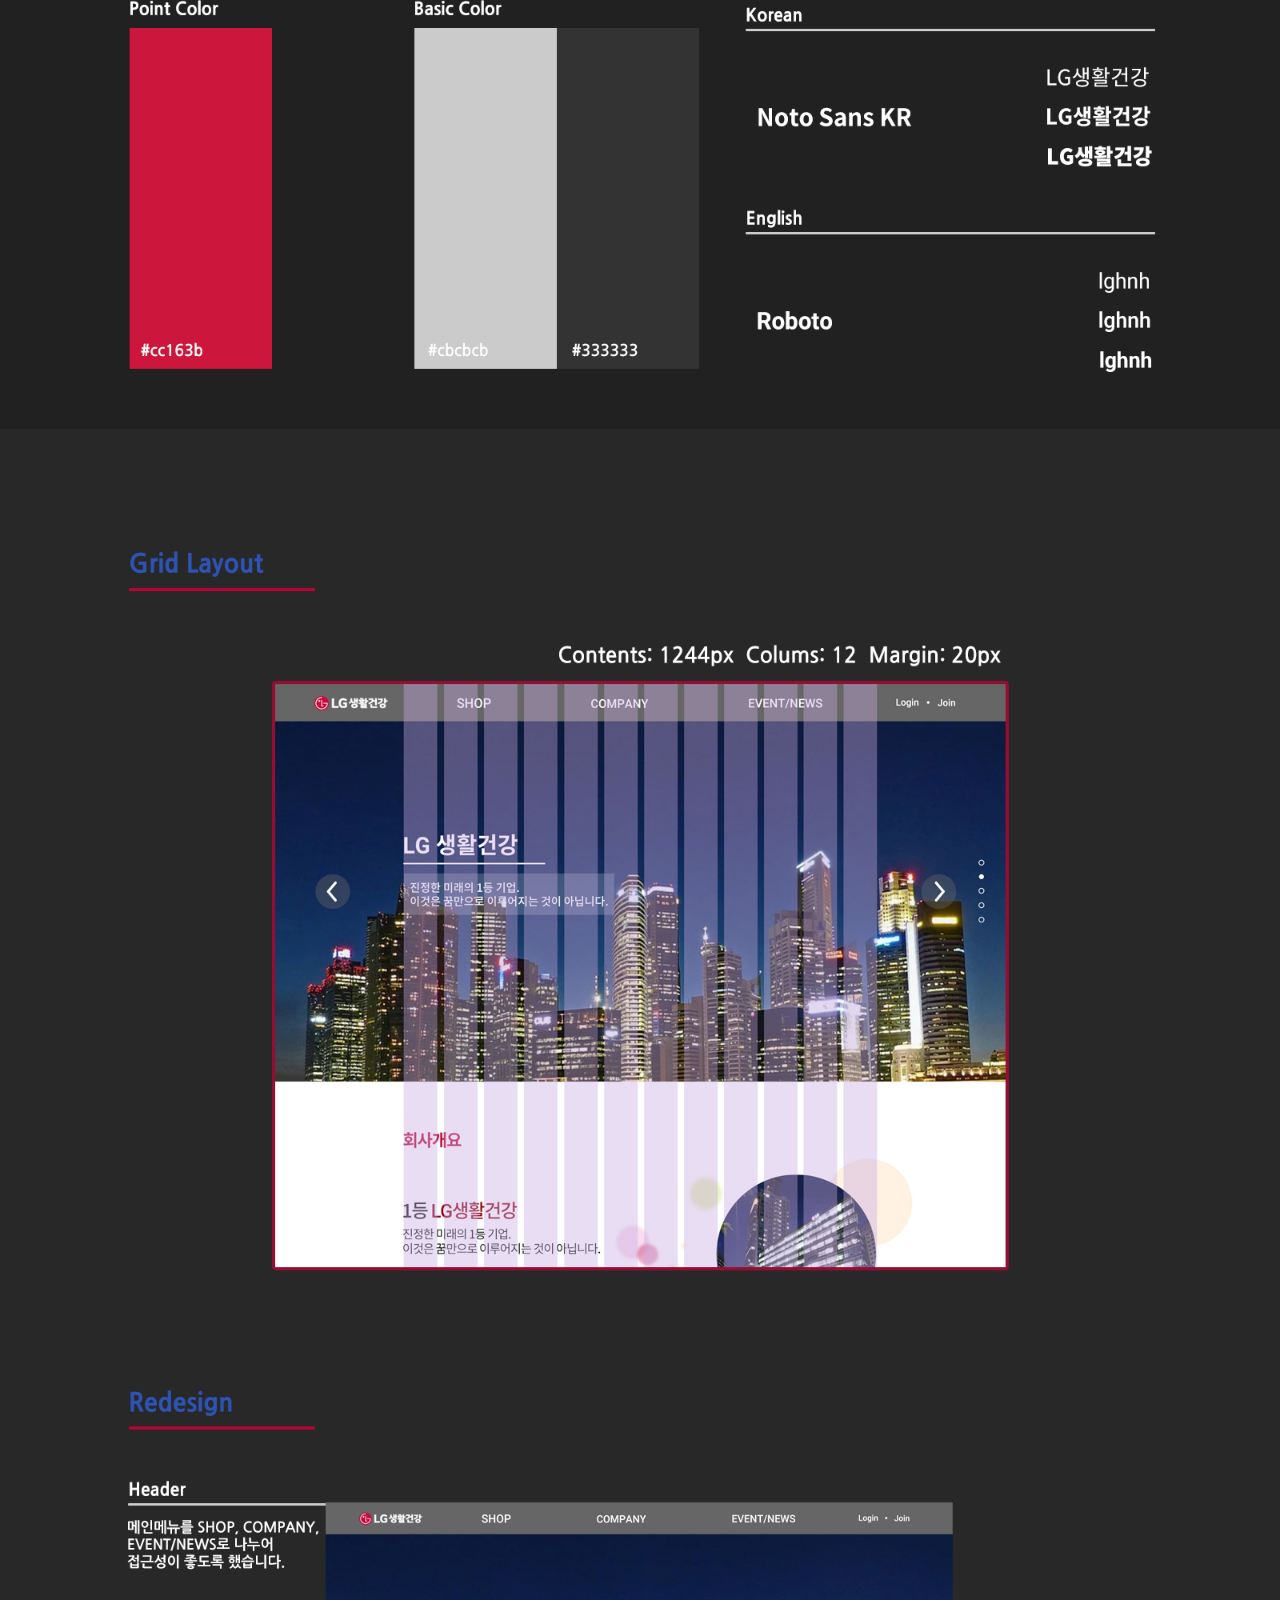
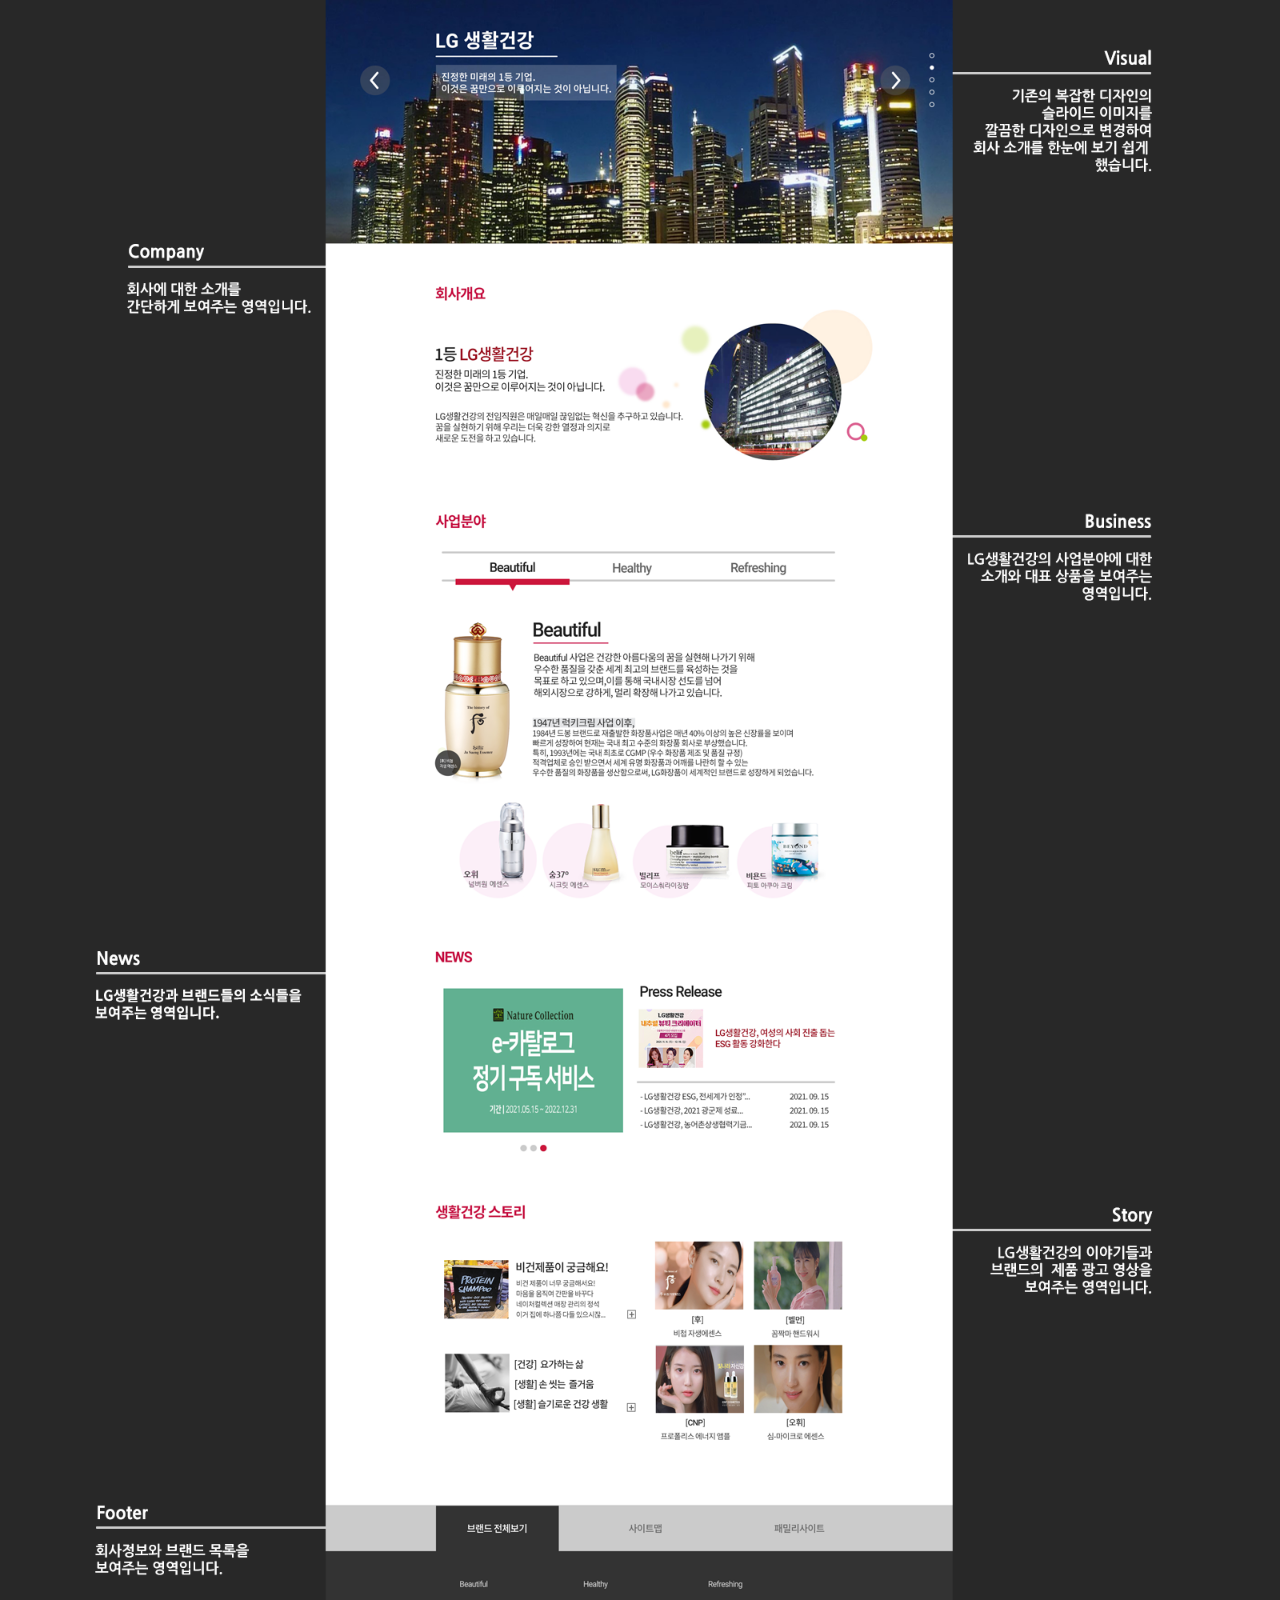
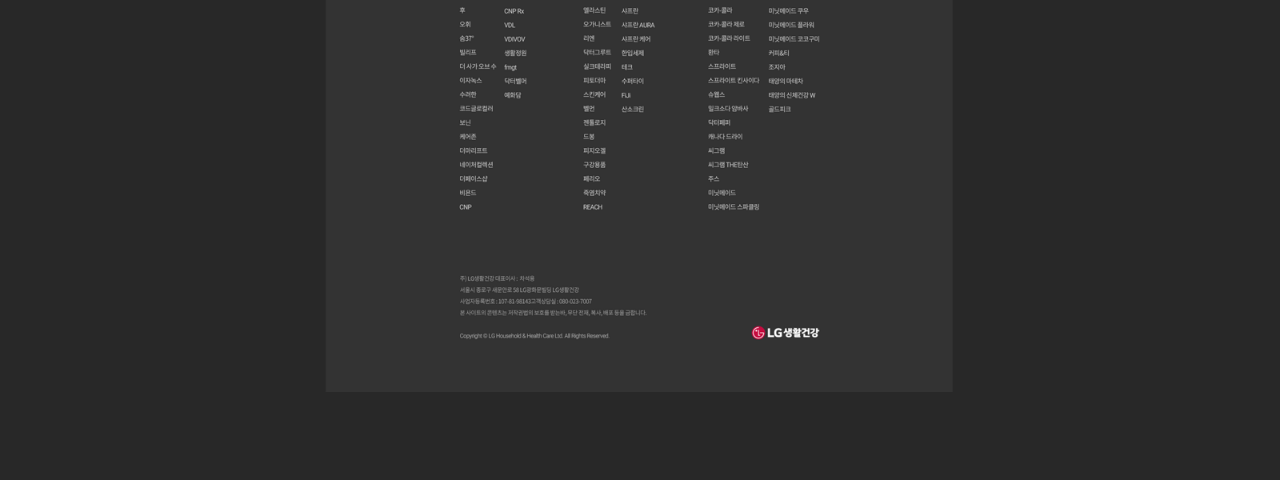
<file: work/lg/index_process.html>
<!doctype html>
<html lang="ko">

<head>
    <meta charset="utf-8">
    <meta http-equiv="X-UA-Compatible" content="IE=edge">
    <meta name="viewport" content="width=device-width, initial-scale=1.0">
    <link rel="shortcut icon" href="images/favicon.png">
    <title>LG생활건강</title>
    <style>
        @charset 'utf-8';

        * {
            margin: 0;
            padding: 0;
            box-sizing: border-box;
            outline-style: none;
        }

        img {
            display: block;
            width: 100%;
        }
    </style>
</head>

<body>
    <div class="wrap">
        <div class="redesign">
            <img src="images/lg_process.png" alt="프로세스">
        </div>
    </div>
</body>

</html>
</file>
<file: work/greenjuice/css/style.css>
@charset 'utf-8';
@import url('https://fonts.googleapis.com/css2?family=Montserrat:wght@100;200;300;400;500;600;700;800;900&display=swap');
@import url('notosanskr/NotoSansKR.css');

* {
    margin: 0;
    padding: 0;
    box-sizing: border-box;
    outline-style: none;
}

a {
    color: #333;
    text-decoration: none;

}

img {
    vertical-align: middle;
    border: 0;
}

ul,
li {
    list-style: none;
}

html {
    font-size: 10px;
}

body {
    font-family: 'Montserrat', 'Noto Sans KR', sans-serif;
    font-size: 1.5rem;
    color: #333;
    font-weight: 400;
    line-height: 1.4;
    letter-spacing: -0.05rem;
    background-color: #f3f3f3;
}


/* 공통 클래스 */
.container {
    position: relative;
    display: block;
    width: 114rem;
    margin: 0 auto;
}

.clearfix::after {
    content: '';
    position: relative;
    display: block;
    width: 100%;
    clear: both;
}

.left {
    float: left;
}

.right {
    float: right;
}

.section-tit {
    position: relative;
    display: block;
    font-size: 3.2rem;
    color: #333;
    font-weight: 400;
    letter-spacing: -0.25rem;
    line-height: 1;
    text-align: center;
    margin-bottom: 3rem;
}

/* 위로가기 */
.fix {
    position: fixed;
    left: 0;
    bottom: 0;
    display: block;
    width: 100%;
    z-index: 9999;
}

.gotop {
    position: absolute;
    right: -7rem;
    bottom: 30rem;
    display: block;
    width: 5rem;
    height: 5rem;
    background-color: #fff;
    box-shadow: 0.1rem 0 0.8rem rgb(0 0 0 / 10%);
    border: 0.1rem solid #e4e4e4;
    text-align: center;
    opacity: 0;
    visibility: hidden;
    transition: opacity 0.5s;
}

.gotop-active {
    opacity: 1;
    visibility: visible;
}

.gotop i {
    position: relative;
    display: inline-block;
    width: 1.2rem;
    height: 1.5rem;
    background: url('../images/ico_sprite_pc.png') no-repeat;
    background-position: -37.1rem -5rem;
    margin-top: 0.8rem;
}

.gotop span {
    position: relative;
    display: block;
    font-size: 1.2rem;
    font-weight: 700;
    color: #333;
    letter-spacing: -0.05rem;
    line-height: 1.4;
}

.wrap {
    position: relative;
    display: block;
}

/* 상단 영역 */
.header {
    position: relative;
    display: block;
}

.header-top {
    position: relative;
    display: block;
    background-color: #f3f3f3;
}

.header-top>.container {
    line-height: 2.9rem;
}

.header-top-list {
    position: relative;
    display: block;
    overflow: hidden;
}

.header-top-list>li {
    position: relative;
    display: block;
    float: left;
}

.header-top-list>li>a {
    position: relative;
    display: block;
    font-size: 1.1rem;
    color: #9b9b9b;
    font-family: '돋움', 'Dotum', '굴림', 'Gulim', 'Apple SD Gothic Neo', 'Malgun Gothic', 'Helvetica Neue', Helvetica, sans-serif;
    margin: 0 1rem;
}

.header-top-list>li:first-child>a {
    margin-left: 0;
}

.header-top-list>li:last-child>a {
    margin-right: 0;
}

.header-top-list>li::after {
    content: '';
    position: absolute;
    right: 0;
    top: 50%;
    transform: translateY(-50%);
    display: block;
    width: 0.1rem;
    height: 1rem;
    background-color: #9b9b9b;
}

.header-top-list>li:last-child::after {
    content: none;
}

.header-bottom {
    position: relative;
    display: block;
    background-color: #fff;
    border-top: 0.1rem solid #ddd;
    border-bottom: 0.1rem solid #ddd;
    padding-top: 1.8rem;
    padding-bottom: 1.2rem;
}

.header-bottom>.container {
    line-height: 4.7rem;
}

.logo {
    position: relative;
    display: block;
    float: left;
    width: 6.5rem;
    height: 4.7rem;
    background: url('../images/h_logo.png') no-repeat center;
    text-indent: 1000rem;
    font-size: 0;
}

.gnb {
    position: relative;
    display: block;
    float: left;
    margin-left: 8rem;
}

.depth1 {
    position: relative;
    display: block;
}

.depth1>li {
    position: relative;
    display: block;
    float: left;
    margin-right: 6rem;
}

.depth1>li:last-child {
    margin-right: 0;
}

.depth1>li>a {
    position: relative;
    display: inline-block;
    font-size: 2rem;
    color: #333;
    font-weight: 700;
}

.depth1>li>a:hover {
    color: #80b725;
}

.mem-list {
    position: absolute;
    right: 0;
    top: 50%;
    transform: translateY(-50%);
    display: block;
}

.mem-list>li {
    position: relative;
    display: block;
    float: left;
    margin-right: 3rem;
}

.mem-list>li:last-child {
    margin-right: 0;
}

.mem-list>li>a {
    position: relative;
    display: inline-block;
    width: 3rem;
    height: 3rem;
    background: url('../images/ico_sprite_pc.png') no-repeat;
    font-size: 0;
    text-indent: -1000rem;
}

.ico-search {
    background-position: -1.1rem -1.1rem !important;
}

.ico-favo {
    background-position: -5rem -1rem !important;
}

.ico-bucket {
    background-position: -9rem -1.1rem !important;
}

/* 비주얼 영역 */
.visual {
    position: relative;
    display: block;
    height: 56rem;
    overflow: hidden;
    background: url('../images/visual_1.jpg') no-repeat center;
}

/* 고객정보 영역 */
.customer {
    position: relative;
    display: block;
}

.customer>.container {
    background-color: #fff;
    box-shadow: 0 0.3rem 1.5rem rgb(77 77 77 / 5%);
    padding: 3rem;
    margin-top: -9rem;
}

.customer-tit {
    position: relative;
    display: block;
    font-size: 2.6rem;
    color: #333;
    font-weight: 400;
    letter-spacing: -0.15rem;
    line-height: 1;
}

.customer-wrap {
    position: relative;
    display: block;
    padding-top: 1.5rem;
}

.customer-slide {
    position: relative;
    display: block;
    width: 46rem;
    height: 10rem;
}

.swiper-container {
    width: 100%;
    height: 100%;
}

.sw-cs {}

.sw-cs a {
    display: block;
    height: 100%;
    font-size: 1.5rem;
    font-weight: 400;
    text-align: center;
    color: #333;
    white-space: nowrap;
}

.cs-icon {
    display: block;
    width: 3.5rem;
    height: 4rem;
    margin: 0 auto;
    background: url('../images/ico_sprite_pc.png') no-repeat;
    overflow: hidden;
    margin: 1.5rem auto;
}

.cs-icon-1 {
    background-position: -1.5rem -8.5rem;
}

.cs-icon-2 {
    background-position: -7rem -8.5rem;
}

.cs-icon-3 {
    width: 4rem;
    background-position: -12.1rem -8.5rem;
}

.cs-icon-4 {
    width: 4rem;
    background-position: -17.5rem -8.5rem;
}

.cs-icon-5 {
    background-position: -57.1rem -8.5rem;
}

.cs-icon-6 {
    width: 4.5rem;
    background-position: -62rem -8.5rem;
}

.sw-cs-pg {
    top: -2rem;
    right: 0;
}

.sw-cs-pg .swiper-pagination-bullet {
    background-color: #ddd !important;
    opacity: 1.0 !important;
    margin: 0 0.3rem !important;
}

.sw-cs-pg .swiper-pagination-bullet-active {
    background-color: #47ad1a !important;
}

.customer-login {
    position: relative;
    display: block;
    padding-right: 21rem;
    font-size: 3.2rem;
    font-weight: 400;
    color: #333;
    line-height: 1.375;
    letter-spacing: -0.15rem;
}

.customer-login b {
    font-weight: 700;
}

.login {
    position: absolute;
    right: 0;
    bottom: 0.2rem;
    display: block;
    padding: 0 4rem;
    background-color: #47ad1a;
    line-height: 5rem;
    color: #fff;
    font-size: 1.5rem;
    font-weight: 400;
    letter-spacing: -0.05rem;
}

/* 오늘의 상품 영역 */
.today {
    position: relative;
    display: block;
    padding: 9rem 0;
}

.today-good-wrap {
    position: relative;
    display: block;
    overflow: hidden;
}

.today-good-box {
    position: relative;
    display: block;
    float: left;
    width: 27rem;
    height: 41rem;
    border: 0.1rem solid #ccc;
    background-color: #fff;
    margin-left: 2rem;
}

.today-good-box:first-child {
    margin-left: 0;
}

.today-good-link {
    position: relative;
    display: block;
    width: 100%;
    height: 100%;
    text-align: center;
}

.today-good-link>img {
    width: 100%;
    max-width: 100%;
}

.today-good-name,
.best-good-name {
    position: relative;
    display: block;
    font-size: 1.8rem;
    color: #333;
    font-weight: 500;
    letter-spacing: -0.05rem;
    line-height: 1.35;
    padding: 1.5rem 0;
    text-align: center;
}

.today-good-price,
.best-good-price {
    position: relative;
    display: block;
    font-size: 1.7rem;
    color: #333;
    font-weight: 400;
    letter-spacing: -0.05rem;
    line-height: 1.4;
    text-align: center;
}

.today-good-price em,
.best-good-price em {
    font-style: normal;
    color: #999;
    font-size: 1.5rem;
}

.good-icon {
    position: absolute;
    left: 1rem;
    top: 1rem;
    display: none;
    width: 3.6rem;
    height: 3.6rem;
    border-radius: 100%;
    font-size: 1.1rem;
    font-weight: 500;
    color: #fff;
    line-height: 1;
    text-align: center;
    letter-spacing: -0.05rem;
}

.good-icon-new {
    background-color: #f08b15;
    display: block;
}

.good-icon-new::after {
    content: 'NEW';
    position: absolute;
    left: 50%;
    top: 50%;
    transform: translate(-50%, -50%);
    display: block;
}

.good-icon-best {
    background-color: #47ad1a;
    display: block;
}

.good-icon-best::after {
    content: 'BEST';
    position: absolute;
    left: 50%;
    top: 50%;
    transform: translate(-50%, -50%);
    display: block;
}

.good-heart {
    position: absolute;
    right: 2rem;
    top: 2rem;
    display: block;
    width: 2.7rem;
    height: 2.3rem;
    background: url('../images/ico_sprite_pc.png') no-repeat;
    background-position: -25rem -1rem;
}

.today-more {
    position: relative;
    display: block;
    margin-top: 5rem;
    text-align: center;
}

.today-more-link {
    position: relative;
    display: inline-block;
    font-size: 2.2rem;
    color: #555;
    font-weight: 400;
    letter-spacing: -0.05rem;
    line-height: 1.4;
}

.today-more-link::after {
    content: '';
    position: relative;
    display: inline-block;
    width: 3rem;
    height: 3rem;
    background: url('../images/ico_sprite_pc.png') no-repeat;
    background-position: -67.4rem -8rem;
    vertical-align: -0.7rem;
    margin-left: 1rem;
}

/* 베스트 상품 영역 */
.best {
    position: relative;
    display: block;
    padding: 11rem 0;
    background-color: #fff;
}

.best-left {
    position: relative;
    display: block;
    width: 22rem;
}

.best .section-tit {
    text-align: left;
    font-weight: 500;
}

.best-left-cate {
    position: relative;
    display: block;
    margin-top: 2.5rem;
}

.best-cate-bg {
    position: absolute;
    left: 0;
    top: 0;
    display: block;
    width: 100%;
    height: 5.5rem;
    background-color: #ef821f;
    box-shadow: 0.4rem 0 1.5rem rgb(0 0 0 / 10%);
    transition: top 0.5s;
}

.best-cate-bg::after {
    content: '';
    position: absolute;
    right: 1.5rem;
    top: 50%;
    transform: translateY(-50%);
    display: block;
    width: 0.7rem;
    height: 1.3rem;
    background: url('../images/ico_sprite_pc.png') no-repeat;
    background-position: -25.1rem -5rem;
}

.best-cate-list {
    position: relative;
    display: block;
}

.best-cate-list>li {
    position: relative;
    display: block;
}

.best-cate-list>li>a {
    position: relative;
    display: block;
    line-height: 5.5rem;
    font-size: 1.8rem;
    font-weight: 700;
    color: #b5b5b5;
    letter-spacing: -0.05rem;
    text-indent: 1.4rem;
}

.best-cate-focus a {
    color: #fff !important;
}

.best-cate-down {
    position: relative;
    display: inline-block;
    width: 1.4rem;
    height: 1.5rem;
    background: url('../images/ico_sprite_pc.png') no-repeat;
    background-position: -17.6rem -5rem;
    vertical-align: -0.2rem;
    margin-left: 0.5rem;
}

.best-cate-up {
    position: relative;
    display: inline-block;
    width: 1.4rem;
    height: 1.5rem;
    background: url('../images/ico_sprite_pc.png') no-repeat;
    background-position: -22.7rem -5rem;
    vertical-align: -0.2rem;
    margin-left: 0.5rem;
}

.best-right {
    position: relative;
    display: block;
    width: 85rem;
}

.best-box {
    position: relative;
    display: block;
    float: left;
    width: 27rem;
    height: 41rem;
    border: 0.1rem solid #ccc;
    margin-right: 2rem;
}

.best-box-link {
    position: relative;
    display: block;
    width: 100%;
    height: 100%;
}

.best-box-link>img {
    position: absolute;
    left: 0;
    top: 0;
    display: block;
    width: 100%;
    max-width: 100%;
}

.best-rank {
    position: absolute;
    left: 2rem;
    top: 2rem;
    display: inline-block;
    font-size: 1.6rem;
    color: #999;
    line-height: 1.4;
    letter-spacing: -0.05rem;
    font-weight: 400;
}

.best-rank em {
    font-style: normal;
    font-size: 2.6rem;
    color: #333;
    line-height: 2rem;
}

.best-good-name {
    padding-top: 26.9rem;
}

.best-box-2 {
    width: 56rem;
}

.best-up {
    position: relative;
    display: block;
    margin-bottom: 2rem;
}

.best-up .best-box:last-child {
    margin-right: 0;
}

.best-down {
    position: relative;
    display: block;
}

.best-down .best-box:last-child {
    margin-right: 0;
}

.best-rank-1 {
    position: absolute;
    left: 2rem;
    top: 2rem;
    display: inline-block;
    width: 6.5rem;
    height: 6.5rem;
    border: 0.1rem solid #429e31;
    text-align: center;
    line-height: 6.5rem;
    font-size: 1.8rem;
    color: #999;
    letter-spacing: -0.05rem;
    font-weight: 400;
}

.best-rank-1 em {
    color: #429e31;
    font-style: normal;
    font-size: 6rem;
    font-weight: 500;
}

.best-rank-1-txt {
    position: absolute;
    top: 12rem;
    left: 4rem;
    display: block;
}

.best-rank-1-txt>span {
    display: block;
}

.best-rank-1-txt>span:nth-child(1) {
    font-size: 3.4rem;
    font-weight: 500;
    letter-spacing: -0.408rem;
    line-height: 4.9rem;
    color: #333;
    margin-bottom: 0.5rem;
}

.best-rank-1-txt>span:nth-child(2) {
    font-size: 2.1rem;
    font-weight: 400;
    letter-spacing: -0.05rem;
    line-height: 2.94rem;
    color: #333;
}

.best-rank-1-txt>span:nth-child(2) em {
    font-size: 1.9rem;
    color: #999;
    font-style: normal;
    line-height: 2.66rem;
}

.best-rank-1-img {
    position: absolute;
    top: 7rem;
    right: 3rem;
    display: block;
}

/* 배너 1 영역 */
.banner-1 {
    position: relative;
    display: block;
    text-align: center;
    background-color: #ac96e9;
}

/* FAQ 영역 */
.faq {
    position: relative;
    display: block;
    padding: 10rem 0;
    background-color: #f4f4f4;
}

.faq .section-tit {
    font-weight: 500;
}

.faq-link {
    position: absolute;
    right: 0;
    bottom: 0;
    display: block;
    font-size: 1.5rem;
    color: #777;
    font-weight: 500;
    line-height: 1.4;
    letter-spacing: -0.05rem;
}

.faq-link::after {
    content: '';
    position: relative;
    display: inline-block;
    width: 0.7rem;
    height: 1rem;
    background: url('../images/ico_sprite_pc.png') no-repeat;
    background-position: -26.8rem -5rem;
    margin-left: 0.5rem;
}

.faq-wrap {
    position: relative;
    display: block;
}

.faq-box {
    position: relative;
    display: block;
    float: left;
    width: 27rem;
    height: 15rem;
    background-color: #fff;
    border: 0.1rem solid rgba(0, 0, 0, 0.07);
    margin-right: 2rem;
    padding: 3.5rem 2.5rem;
}

.faq-box:last-child {
    margin-right: 0;
}

.faq-box>a::before {
    content: '';
    position: absolute;
    left: 2.3rem;
    top: 3.8rem;
    display: block;
    width: 5.8rem;
    height: 5.4rem;
    background: url('../images/ico_sprite_pc.png') no-repeat;
}

.faq-box:nth-child(1)>a::before {
    background-position: -7.9rem -13.6rem;
}

.faq-box:nth-child(2)>a::before {
    background-position: -14.9rem -13.7rem;
}

.faq-box:nth-child(3)>a::before {
    background-position: -14.9rem -13.7rem;
}

.faq-box:nth-child(4)>a::before {
    background-position: -1.1rem -13.6rem;
}

.faq-box p {
    position: absolute;
    left: 9.8rem;
    top: 3.4rem;
    display: block;
    font-size: 1.5rem;
    color: #333;
    font-weight: 400;
    letter-spacing: -0.05rem;
    line-height: 1.4;
}

.faq-box strong {
    color: #429e31;
    font-weight: 400;
}

/* 배너 2 영역 */
.banner-2 {
    position: relative;
    display: block;
    overflow: hidden;
}

.banner-slide {
    position: relative;
    display: block;
    text-align: center;
}

.bg-1 {
    background-color: #eff4fa;
}

.bg-2 {
    background-color: #f9f9f9;
}

/* 커뮤니티 영역 */
.community {
    position: relative;
    display: block;
    background-color: #fff;
    padding: 4.5rem 0;
}

.comm-title {
    position: relative;
    display: block;
    font-family: 'Montserrat', 'Noto Sans KR', 'Apple SD Gothic Neo', 'Malgun Gothic', 'Helvetica Neue', Helvetica, sans-serif;
    font-size: 2.4rem;
    color: #000;
    line-height: 1;
    letter-spacing: -0.1rem;
    font-weight: 400;
    padding-bottom: 2.3rem;
}

.notice {
    position: relative;
    display: block;
    float: left;
    width: 51rem;
    margin-right: 6rem;
}

.notice-more {
    position: absolute;
    right: 0;
    top: 0.9rem;
    display: block;
    font-family: 'Montserrat', 'Noto Sans KR', 'Apple SD Gothic Neo', 'Malgun Gothic', 'Helvetica Neue', Helvetica, sans-serif;
    font-size: 1.5rem;
    line-height: 1.4;
    font-weight: 400;
    letter-spacing: -0.05rem;
    color: #777;
}

.notice-more::after {
    content: '';
    position: relative;
    display: inline-block;
    width: 0.7rem;
    height: 1rem;
    background: url('../images/ico_sprite_pc.png') no-repeat;
    background-position: -26.8rem -5rem;
    margin-left: 0.7rem;
    vertical-align: 0.1rem;
}


.notice-list {
    position: relative;
    display: block;
}

.notice-list>li {
    position: relative;
    display: block;
    overflow: hidden;
    margin-bottom: 1rem;
}

.notice-list>li>a {
    position: relative;
    display: block;
    float: left;
    width: 44rem;
    font-family: 'Montserrat', 'Noto Sans KR', 'Apple SD Gothic Neo', 'Malgun Gothic', 'Helvetica Neue', Helvetica, sans-serif;
    font-size: 1.4rem;
    line-height: 1.4;
    font-weight: 400;
    letter-spacing: -0.05rem;
    color: #666;
}

.date {
    position: relative;
    display: block;
    float: right;
    width: 7.5rem;
    font-family: 'Montserrat', 'Noto Sans KR', 'Apple SD Gothic Neo', 'Malgun Gothic', 'Helvetica Neue', Helvetica, sans-serif;
    font-size: 1.5rem;
    line-height: 1.4;
    font-weight: 400;
    letter-spacing: -0.05rem;
    color: #999;
}

.cs {
    position: relative;
    display: block;
    float: left;
    width: 28.5rem;
}

.cs-phone {
    position: relative;
    display: block;
    font-family: 'Montserrat', 'Noto Sans KR', 'Apple SD Gothic Neo', 'Malgun Gothic', 'Helvetica Neue', Helvetica, sans-serif;
    font-size: 2.7rem;
    font-weight: 400;
    line-height: 1.4;
    letter-spacing: -0.05rem;
    color: #000;
    margin-top: 2.3rem;
}

.cs-phone span {
    position: relative;
    display: block;
    font-family: 'Montserrat', 'Noto Sans KR', 'Apple SD Gothic Neo', 'Malgun Gothic', 'Helvetica Neue', Helvetica, sans-serif;
    font-size: 1.4rem;
    font-weight: 400;
    line-height: 1.4;
    letter-spacing: -0.05rem;
    color: #999;
    margin-top: 0.3rem;
}

.cs-phone span em {
    font-style: normal;
}

.de {
    position: relative;
    display: block;
    float: right;
    width: 18rem;
}

.de-txt {
    position: relative;
    display: block;
    font-family: 'Montserrat', 'Noto Sans KR', 'Apple SD Gothic Neo', 'Malgun Gothic', 'Helvetica Neue', Helvetica, sans-serif;
    font-size: 1.4rem;
    font-weight: 400;
    line-height: 1.6;
    letter-spacing: -0.05rem;
    color: #777;
}

.de-link {
    position: relative;
    display: inline-block;
    border: 0.1rem solid #ccc;
    font-size: 1.3rem;
    line-height: 2.8rem;
    text-align: center;
    color: #777;
    margin: 0.5rem 0 0;
    padding: 0 0.8rem;
}

.de-link::after {
    content: '';
    position: relative;
    display: inline-block;
    width: 0.8rem;
    height: 1rem;
    background: url('../images/ico_sprite_pc.png') no-repeat;
    background-position: -28.5rem -5rem;
    vertical-align: -0.2rem;
    margin-left: 0.5rem;
}

/* 하단 영역 */
.footer {
    position: relative;
    display: block;
}

.f-top {
    position: relative;
    display: block;
    background-color: #f7f7f7;
}

.f-top-menu {
    position: relative;
    display: block;
    font-family: 'Montserrat', 'Noto Sans KR', 'Apple SD Gothic Neo', 'Malgun Gothic', 'Helvetica Neue', Helvetica, sans-serif;
    font-size: 1.5rem;
    font-weight: 400;
    line-height: 1.4;
    letter-spacing: -0.05rem;
    color: #333;
}

.f-top-menu>li {
    position: relative;
    display: block;
    float: left;
    padding: 0 1.2rem;
}

.f-top-menu>li:first-child {
    padding-left: 0;
}

.f-top-menu>li:last-child {
    padding-right: 0;
}

.f-top-menu>li::after {
    content: '';
    position: absolute;
    display: block;
    top: 50%;
    right: 0;
    width: 0.1rem;
    height: 1rem;
    margin-top: -0.5rem;
    background: #c6c6c6;
}

.f-top-menu>li>a {
    position: relative;
    display: block;
    font-size: 1.4rem;
    font-weight: 400;
    line-height: 4.8rem;
    letter-spacing: 0;
    color: #777;

}

.f-bottom {
    position: relative;
    display: block;
    padding: 3.5rem 0;
    background-color: #fff;
}

.f-logo {
    position: relative;
    display: block;
    margin-right: 3.5rem;
}

.f-text {
    position: relative;
    display: block;
    width: 81rem;
}

.bar {
    position: relative;
    display: inline-block;
    margin: 0 0.7rem;
}

.bar::after {
    content: '';
    position: absolute;
    left: 0;
    top: -0.9rem;
    display: block;
    width: 0.1rem;
    height: 0.9rem;
    background-color: #c6c6c6;
}

.f-text-address {
    position: relative;
    display: block;
    font-size: 1.2rem;
    font-weight: 400;
    letter-spacing: -0.075rem;
    color: #7e7e7e;
    line-height: 1.8;
    white-space: nowrap;
    margin-bottom: 0.9rem;
}

.f-text-address a strong {
    font-weight: 700;
    color: #333;
    text-decoration: underline;
}

.f-text-address b {
    font-weight: 400;
    color: #333;
}

.f-text-copy {
    position: relative;
    display: block;
    font-size: 1.1rem;
    font-weight: 400;
    line-height: 1;
    color: #7e7e7e;
    letter-spacing: -0.5;
}

.f-fam {
    position: relative;
    display: block;
    width: 16.5rem;
    height: 3.2rem;
    z-index: 999;
}

.f-fam-list {
    position: absolute;
    left: 0;
    bottom: 3.2rem;
    display: none;
    width: 100%;
    background-color: #fff;
    padding: 1.5rem;
    border: 0.1rem solid #c5c5c5;
    border-radius: 1.3rem;
}

.f-fam-list dt {
    position: relative;
    display: block;
    font-size: 0;
    border-bottom: 0.1rem dashed #c6c6c6;
    margin-bottom: 1rem;
}

.f-fam-list dt:first-child {
    border-bottom: 0;
    margin-bottom: 0;
}

.f-fam-list dd {
    position: relative;
    display: block;
    margin-bottom: 1rem;
}

.f-fam-list dd:last-child {
    margin-bottom: 0;
}

.f-fam-list dd a {
    position: relative;
    display: block;
    font-size: 1.3rem;
    font-weight: 400;
    line-height: 1.4;
    color: #777;
}

.f-fam-bt {
    position: relative;
    display: block;
    width: 100%;
    height: 100%;
    font-size: 1.3rem;
    letter-spacing: -0.25;
    cursor: pointer;
    text-align: left;
    line-height: 3rem;
    color: #555;
    border: 0.1rem solid #c6c6c6;
    border-radius: 1.6rem;
    background-color: #fff;
    padding: 0 1.5rem;
}

.f-fam-bt i {
    position: absolute;
    right: 1.5rem;
    top: 50%;
    transform: translateY(-50%) rotate(180deg);
    display: inline-block;
    width: 1.4rem;
    height: 0.8rem;
    background: url('../images/ico_sprite_pc.png') no-repeat;
    background-position: -36.9rem -29.9rem;
}

.f-fam-bt-active i {
    transform: translateY(-50%) rotate(0deg) !important;
}
</file>
<file: work/nexus/css/main.css>
@charset 'utf-8';
@import url('notosanskr/NotoSansKR.css');
@import url('https://fonts.googleapis.com/css2?family=Roboto:wght@100;300;400;500;700;900&display=swap');

* {
    margin: 0;
    padding: 0;
    box-sizing: border-box;
    outline-style: none;
}

a {
    color: #333;
    text-decoration: none;
}

img {
    border: 0;
    vertical-align: middle;
}

ul,
li {
    list-style: none;
}

html {
    font-size: 10px;
    overflow-x: hidden;
}

body {
    font-family: 'Roboto', 'Noto Sans KR', sans-serif;
    font-size: 1.6rem;
    font-weight: 400;
    line-height: 1.15;
    letter-spacing: -0.064rem;
    color: #333;
}

.clearfix:after {
    content: '';
    position: relative;
    display: block;
    width: 100%;
    clear: both;
}

/* 모바일 메뉴 */
.mobile-menu {
    position: fixed;
    left: -30rem;
    top: 0;
    height: 100%;
    background-color: #fff;
    box-shadow: 0 0.2rem 0.6rem 0 rgb(0 0 0 / 25%);
    transition: left 0.5s;
    padding: 3rem;
    z-index: 9999;
}

.mobile-menu-active {
    left: 0;
}

.mobile-close {
    display: block;
    border: none;
    background-color: #fff;
    margin: 3rem;
    margin-top: 1.5rem;
    margin-left: 0;
    cursor: pointer;
}

.mobile-gnb {
    width: 24rem;
}

.mobile-gnb li {
    border: 0.1rem solid rgba(128, 128, 128, 0.2);
}

.mobile-gnb a {
    display: block;
    font-family: 'Roboto', sans-serif;
    font-size: 1.3rem;
    font-weight: 400;
    letter-spacing: 0.12rem;
    line-height: 6rem;
    color: #20283b;
    text-transform: uppercase;
}

.mobile-gnb a:hover {
    background-color: #f6f6f6;
    text-decoration: underline;
}

.mobile-gnb>li:last-child {
    border-bottom: 0;
}

.wrap {
    position: relative;
    display: block;
}

.container {
    position: relative;
    width: 144rem;
    margin: 0 auto;
}

/* 상단헤더 */
.header {
    position: fixed;
    left: 0;
    top: 0;
    width: 100%;
    height: 8rem;
    z-index: 999;
    background-color: rgba(255, 255, 255, 0.0);
    border-bottom: 0.1rem solid rgba(255, 255, 255, 0.2);
}

.header-active {
    background-color: rgba(255, 255, 255, 1.0);
    border-bottom: 0.1rem solid rgba(0, 0, 0, 0.1);
}

.header-active .logo {
    background: url('../images/logo_dark.svg') no-repeat center;
    background-size: 100%;
}

.header-active .gnb a {
    color: #20283b !important;
}

.header-active .gnb-mobile {
    color: #20283b !important;
}

.header .container {
    display: flex;
    justify-content: space-between;
    align-items: center;
    height: 100%;
}

.logo {
    display: block;
    font-size: 0;
    width: 9rem;
    height: 2.4rem;
    background: url('../images/logo.png') no-repeat center;
    background-size: 100%;
}

.nav {}

.gnb {
    display: flex;
    justify-content: space-between;
    width: 46rem;
}

.gnb a {
    font-size: 1.4rem;
    font-weight: 300;
    letter-spacing: 0.12rem;
    color: #fff;
    text-transform: uppercase;
}

.gnb a:hover {
    text-decoration: underline;
}

.gnb-mobile {
    border: 0;
    background: none;
    color: #fff;
    display: none;
    cursor: pointer;
}

/* 상단 영역 반응형 */
@media screen and (max-width:1440px) {
    .header .container {
        width: 100%;
        padding: 0 1.5rem;
    }
}

@media screen and (max-width:1000px) {
    .header {
        height: 6.5rem;
    }

    .header .container {
        padding: 0 3rem;
    }

    .logo {
        width: 7.8rem;
        height: 2.4rem;
    }

    .gnb {
        display: none;
    }

    .gnb-mobile {
        display: block;
    }
}


/* 비주얼 */
.visual {
    position: relative;
    display: flex;
    justify-content: flex-end;
    align-items: flex-end;
    width: 100%;
    height: 100vh;
    z-index: 1;
}

.swiper-container {
    width: 100%;
    height: 100%;
}

.sw-visual {
    position: absolute;
    left: 0;
    top: 0;
}

.sw-visual .swiper-slide .container {
    display: flex;
    align-items: center;
    height: 100vh;
}

.sw-visual .swiper-slide>.container>img {
    height: 9vw;
    opacity: 0;
}

.sw-visual-pg {
    right: 13vw !important;
}

.sw-visual-pg .swiper-pagination-bullet {
    position: relative;
    width: 1.2rem !important;
    height: 1.2rem !important;
    margin: 2rem 0 !important;
    border: 0.1rem solid #fff;
    background: rgba(255, 255, 255, 0.0);
    opacity: 1;
    transition: background 0.3s;
    overflow: hidden;
}

.sw-visual-pg .swiper-pagination-bullet:hover {
    background: rgba(255, 255, 255, 1.0);
}

.sw-visual-pg .swiper-pagination-bullet::before {
    content: '';
    position: absolute;
    left: 0rem;
    top: 110%;
    display: block;
    width: 1.2rem;
    height: 1.2rem;
    background: #fff;
}


.sw-visual-pg .swiper-pagination-bullet-active::before {
    top: -0.1rem;
}

.sw-visual-pg-active::before {
    animation: ani-down 0.5s;
}

@keyframes ani-down {
    0% {
        top: 0;
    }

    100% {
        top: 100%;
    }
}

.v1 {
    background: url('../images/visual_1.jpg') no-repeat center;
    background-size: cover;
}

.v2 {
    background: url('../images/visual_2.jpg') no-repeat center;
    background-size: cover;
}

.v3 {
    background: url('../images/visual_3.jpg') no-repeat center;
    background-size: cover;
}

.v4 {
    background: url('../images/visual_4.jpg') no-repeat center;
    background-size: cover;
}

.v5 {
    background: url('../images/visual_5.jpg') no-repeat center;
    background-size: cover;
}

.v6 {
    background: url('../images/visual_6.jpg') no-repeat center;
    background-size: cover;
}

.visual-story {
    width: 50%;
    font-size: 1.4rem;
    font-weight: 600;
    letter-spacing: 0.12rem;
    color: #222;
    background-color: #fff;
    transform: translateX(100%);
    opacity: 0;
    padding: 7rem 0 5.5rem 10rem;
    transition: transform 1.5s, opacity 0.2s;
    z-index: 9;
}

.visual-story-active {
    transform: translateX(0%);
    opacity: 1;
}

/* 비주얼 영역 반응형 */
@media screen and (max-width: 760px) {
    .visual-story {
        padding: 2rem 3rem;
    }
}

/* 대표내용 */
.contents {
    position: relative;
}

.contents .container {
    display: flex;
    flex-wrap: wrap;
}

.contents-box {
    width: 50%;
    height: 72rem;
    text-align: center;
}

.contents-tit-1 {
    font-family: 'Noto Sans KR', sans-serif;
    font-size: 1.6rem;
    font-weight: 400;
    letter-spacing: 0.5rem;
    color: #fff;
    margin-top: 15%;
    text-transform: uppercase;
}

.contents-link {
    display: block;
    width: 100%;
    height: 65%;
}

.contents-1 {
    background: url('../images/story_1.jpg') no-repeat center;
    background-size: cover;
    transform: translateX(-100%);
    opacity: 0;
    transition: transform 1.5s, opacity 0.2s;
}

.contents-1-active {
    transform: translateX(0%);
    opacity: 1;
}

.contents-1 .contents-tit-1 {
    color: #212529;
}

.contents-2 {
    display: flex;
    flex-wrap: wrap;
    align-items: center;
    transform: translateX(100%);
    opacity: 0;
    transition: transform 1.5s, opacity 0.2s;
    background: #fff;
    text-align: left;
    padding-left: 10rem;
    white-space: nowrap;
}

.contents-2-active {
    transform: translateX(0%);
    opacity: 1;
}

.contents-tit-2 {
    width: 100%;
    font-family: 'Noto Sans KR', sans-serif;
    font-size: 3rem;
    font-weight: 300;
    letter-spacing: -0.064rem;
    line-height: 1.5;
    color: #333;
    margin-top: 23%;
}

.contents-more-link {
    display: inline-block;
    font-family: 'Noto Sans KR', sans-serif;
    font-size: 1.4rem;
    font-weight: 600;
    letter-spacing: 0.112rem;
    color: #222;
    padding: 1.5rem 5rem;
    border: 0.1rem solid #222;
    border-radius: 2.5rem;
    transition: width 3s;
}

.contents-more-link:hover span {
    text-decoration: underline;
}

.contents-3 {
    height: 94rem;
    background: url('../images/story_3.jpg') no-repeat center;
    background-size: cover;
    transform: translateX(-100%);
    opacity: 0;
    transition: transform 1.5s, opacity 0.2s;
}

.contents-3-active {
    transform: translateX(0%);
    opacity: 1;
}

.contents-3 .contents-link {
    height: 70%;
}

.contents-4 {
    height: 94rem;
    background: url('../images/story_2.jpg') no-repeat center;
    background-size: cover;
    transform: translateX(100%);
    opacity: 0;
    transition: transform 1.5s, opacity 0.2s;
}

.contents-4-active {
    transform: translateX(0%);
    opacity: 1;
}

.contents-4 .contents-link {
    height: 70%;
    transform: translateX(100%);
    transition: transform 1.5s;
}

.contents-5 {
    background: url('../images/story_5.jpg') no-repeat center;
    background-size: cover;
    transform: translateX(-100%);
    opacity: 0;
    transition: transform 1.5s, opacity 0.2s;
}

.contents-5-active {
    transform: translateX(0%);
    opacity: 1;
}

.contents-6 {
    background: url('../images/story_4.jpg') no-repeat center;
    background-size: cover;
    transform: translateX(100%);
    opacity: 0;
    transition: transform 1.5s, opacity 0.2s;
}

.contents-6-active {
    transform: translateX(0%);
    opacity: 1;
}

.contents-7 {
    display: flex;
    flex-wrap: wrap;
    align-content: center;
    justify-content: center;
    transform: translateX(-100%);
    opacity: 0;
    transition: transform 1.5s, opacity 0.2s;
    background: #fff;
}

.contents-7-active {
    transform: translateX(0%);
    opacity: 1;
}

.contents-tit-7 {
    width: 100%;
    font-family: 'Noto Sans KR', sans-serif;
    font-size: 3rem;
    font-weight: 300;
    letter-spacing: -0.064rem;
    line-height: 1.5;
    color: #333;
    margin-bottom: 2rem;
}


.contents-8 {
    background: url('../images/story_6.jpg') no-repeat center;
    background-size: cover;
    transform: translateX(100%);
    opacity: 0;
    transition: transform 1.5s, opacity 0.2s;
}

.contents-8-active {
    transform: translateX(0%);
    opacity: 1;
}

.contents-up {
    margin-top: -15rem;
}

.contents-more {
    position: absolute;
    left: 0;
    bottom: -15rem;
    display: flex;
    flex-wrap: wrap;
    align-items: center;
    justify-content: center;
    align-self: flex-end;
    width: 100%;
    height: 15rem;
    background-color: #cfd1d4;
}

@media screen and (max-width: 1440px) {
    .contents .container {
        width: 100%;
    }

    .contents-box {
        height: 50vw;
    }

    .contents-link {
        height: 65% !important;
    }
}

@media screen and (max-width: 1000px) {
    .contents-box {
        width: 100%;
        height: 100vw;
    }

    .contents-tit-1 {
        margin-top: 10%;
        font-size: 1.2rem;
    }

    .contents-link {
        height: 70% !important;
    }

    .contents-box img {
        width: 30%;
    }

    .contents-1 {
        order: 2;
    }

    .contents-2 {
        order: 1;
        height: 23rem;
        padding-left: 5rem;
        padding-right: 5rem;
    }

    .contents-tit-2 {
        margin-top: 0%;
        font-size: 2.4rem;
    }

    .contents-more-link {
        width: 100%;
        text-align: center;
    }

    .contents-3 {
        order: 4;
    }

    .contents-4 {
        order: 3;
    }

    .contents-5 {
        order: 6;
    }

    .contents-6 {
        order: 5;
    }

    .contents-7 {
        order: 7;
        height: 27.5rem;
        padding: 0 5rem;
    }

    .contents-tit-7 {
        font-size: 2.4rem;
        margin-bottom: 1rem;
    }

    .contents-8 {
        order: 8;
    }

    .contents .container {
        padding-bottom: 15rem !important;
    }

    .contents-up {
        margin-top: 0;
    }

    .contents-more {
        padding: 0 5rem;
    }
}

/* 갤러리 */
.gallery {
    position: relative;
    height: 144rem;
    background: url('../images/img_office.jpg') no-repeat center;
    background-size: cover;
    background-attachment: fixed;
}

.gallery .container {
    height: 100%;
}

.gallery-txt-1 {
    font-family: 'Noto Sans KR', sans-serif;
    font-size: 1.8rem;
    font-weight: 400;
    line-height: -0.144rem;
    letter-spacing: 1.6;
    color: #fff;
    padding-top: 22rem;
    transform: translateY(30rem);
    opacity: 0;
    transition: transform 1s, opacity 1s;
}

.gallery-txt-2 {
    font-family: 'Roboto', sans-serif;
    font-size: 4.4rem;
    font-weight: 100;
    letter-spacing: 0.14rem;
    color: #fff;
    padding-top: 5rem;
    transform: translateY(30rem);
    opacity: 0;
    transition: transform 1s, opacity 1s;
}

.gallery-txt-active {
    transform: translateY(0%);
    opacity: 1;
}

@media screen and (max-width: 1440px) {
    .gallery .container {
        width: 100%;
    }
}

@media screen and (max-width: 1000px) {
    .gallery {
        height: 55rem;
    }

    .gallery-txt-1 {
        font-size: 1.2rem;
        padding-top: 6rem;
    }

    .gallery-txt-2 {
        font-size: 2.4rem;
        padding-top: 3rem;
    }
}

/* 관람정보 */
.info {
    position: relative;
    background-color: #232c41;
    padding: 13rem 0;
}

.info .container {
    display: flex;
    flex-wrap: wrap;
    justify-content: space-between;
    padding: 0 10rem;
}

.info-txt {
    font-family: 'Noto Sans KR', sans-serif;
    font-size: 1.6rem;
    font-weight: 300;
    line-height: 1.625;
    text-align: center;
    color: rgba(255, 255, 255, 0.7);
}

@media screen and (max-width: 1440px) {
    .info .container {
        width: 100%;
    }
}

@media screen and (max-width: 1000px) {
    .info {
        padding: 6rem 0;
    }

    .info-txt {
        width: 100%;
        font-size: 1.2rem;
        margin-bottom: 2.5rem;
    }

    .info-txt:last-child {
        margin-bottom: 0;
    }
}

/* 브랜드 */
.brand {
    position: relative;
    background-color: #212a3d;
    padding: 20rem 0;
}

.brand .container {
    display: flex;
    flex-wrap: wrap;
    padding: 0;
}

.brand-title {
    width: 100%;
    font-size: 4.4rem;
    font-weight: 100;
    text-align: center;
    color: #fff;
    margin-bottom: 8rem;
}

.brand-box {
    width: 25%;
}

.brand-box a img {
    width: 100%;
    height: auto;
}

@media screen and (max-width: 1440px) {
    .brand .container {
        width: 100%;
        padding: 0 2.5vw;
    }

    .brand-box {}
}

@media screen and (max-width: 1000px) {
    .brand {
        padding: 6rem 0;
    }

    .brand-title {
        font-size: 2.4rem;
        margin-bottom: 4.5rem;
    }

    .brand-box {
        width: 50%;
    }
}

/* 하단영역 */
.footer {
    position: relative;
}

/* 주소 */
.addr {
    position: relative;
    background-color: #20283b;
    padding: 8.5rem 0;
    border-bottom: 0.1rem solid rgba(255, 255, 255, 0.3);
}

.addr .container {
    display: flex;
    justify-content: flex-end;
}

.f-logo {
    margin-right: auto;
}

.f-logo img {
    width: 10.5rem;
}

.f-txt {
    width: 25%;
    font-family: 'Noto Sans KR', sans-serif;
    font-size: 1.2rem;
    font-weight: 300;
    line-height: 1.67;
    color: rgba(255, 255, 255, 0.7);
}

@media screen and (max-width: 1440px) {
    .addr .container {
        width: 100%;
        padding: 0 2.5vw;
    }
}

@media screen and (max-width: 750px) {
    .addr .container {
        flex-wrap: wrap;
    }

    .f-txt {
        width: 100%;
        text-align: left;
        margin-top: 2.5rem;
    }
}

/* 카피라이터 */
.copy {
    position: relative;
    background-color: #20283b;
    padding: 4rem 0;
}

.copy .container {
    display: flex;
    justify-content: flex-end;
}

.copy span {
    font-family: 'Roboto', sans-serif;
    font-size: 1.2rem;
    font-weight: 300;
    line-height: 1.67;
    letter-spacing: -0.05rem;
    color: rgba(255, 255, 255, 1.0);
    margin-right: auto;
}

.copy a {
    width: 25%;
    font-family: 'Roboto', sans-serif;
    font-size: 1.2rem;
    font-weight: 300;
    line-height: 1.67;
    letter-spacing: -0.05rem;
    color: rgba(255, 255, 255, 1.0);
}

.copy a:hover {
    text-decoration: underline;
}

@media screen and (max-width: 1440px) {
    .copy .container {
        width: 100%;
        padding: 0 2.5vw;
    }
}
</file>
<file: work/stxconst/css/style.css>
@charset 'utf-8';

@import url('notosanskr/NotoSansKR.css');

* {
    margin: 0;
    padding: 0;
    box-sizing: border-box;
    outline-style: none;
}

a {
    color: #333;
    text-decoration: none;
}

img {
    border: 0;
    vertical-align: middle;
}

ul,
li {
    list-style: none;
}

html {
    font-size: 10px;
}

body {
    font-family: 'Noto Sans KR';
    font-size: 1.5rem;
    color: #444;
    letter-spacing: normal;
    line-height: 1.2;
    font-weight: 200;
    min-width: 120rem;
    padding-top: 7.3rem;
}

/* 공통 클래스 */
.container {
    position: relative;
    display: block;
    width: 120rem;
    margin: 0 auto;
}

.clearfix::after {
    content: '';
    position: relative;
    display: block;
    width: 100%;
    clear: both;
}

.wrap {
    position: relative;
    display: block;
}

/* 상단 */
.header {
    position: fixed;
    left: 0;
    top: 0;
    display: block;
    width: 100%;
    height: 7.3rem;
    z-index: 999;
    background: #fff;
    border-bottom: 0.1rem solid #e9e9e9;
    -webkit-box-shadow: 0 0 0.7rem 0 rgba(0 0 0 / 20%);
    box-shadow: 0 0 0.7rem 0 rgba(0 0 0 / 20%);
}

.header>.container {
    height: 8rem;
}

.logo {
    position: absolute;
    left: -27.5rem;
    top: 2.1rem;
    display: block;
    width: 15.2rem;
    height: 3.4rem;
    background: url('../images/logo.png') no-repeat center;
    font-size: 0;
}

.language {
    position: absolute;
    right: -27rem;
    top: 3.2rem;
    display: block;
}

.language-list {
    position: relative;
    display: block;
}

.language-list>li {
    position: relative;
    display: block;
    float: left;
}

.language-list>li>a {
    position: relative;
    display: block;
    color: #888;
    font-weight: 500;
    line-height: 1;
    text-transform: uppercase;
    padding: 0 1rem;
}

.language-list>li>a::after {
    content: '';
    position: absolute;
    right: 0;
    top: 0.3rem;
    display: block;
    width: 0.1rem;
    height: 0.9rem;
    background: #999;
}

.language-list>li:last-child>a::after {
    content: none;
}

.language-list-focus {
    color: #000 !important;
}

.gnb {
    position: absolute;
    left: 0;
    top: 0;
    display: block;
    width: 100%;
}

.depth1 {
    position: absolute;
    left: 50%;
    transform: translateX(-50%);
    width: 106.8rem;
}

.depth1>li {
    position: relative;
    display: block;
    width: 17.8rem;
    height: 8rem;
    float: left;
    line-height: 7.3rem;
}

.depth1>li>a {
    display: inline-block;
    font-size: 1.9rem;
    font-weight: 500;
    line-height: 8rem;
    color: #000;
}

.depth1>li>a:hover {
    color: #ed1c24;
}

.depth1-active {
    color: #ed1c24 !important; 
}

.depth2 {
    position: absolute;
    left: 0;
    top: 7.3rem;
    width: 100%;
    height: 0;
    overflow: hidden;
    background: rgba(0, 0, 0, 0.5);
    transition: height 0.3s ease-in-out;
}

.depth2-active {
    height: 28rem;
}

.submenu {
    position: relative;
    display: block;
    width: 106.8rem;
    margin: 0 auto;
    padding: 3rem 0;
}

.submenu>li {
    position: relative;
    display: block;
    width: 17.8rem;
    float: left;
}

.depth2-menu {}

.depth2-menu>li {
    line-height: 2.7rem;
}

.depth2-menu>li>a {
    display: inline-block;
    font-size: 1.5rem;
    font-weight: 200;
    color: #fff;
}

/* 비주얼 */
.visual {
    position: relative;
    display: block;
    height: 91rem;
    background: url('../images/visual.png') no-repeat center;
    background-size: cover;
    background-attachment: fixed;
}

.visual .container {
    padding-top: 18rem;
    height: 100%;
}

.visual-tit {
    position: relative;
    display: block;
    color: #fff;
    font-size: 7rem;
    font-weight: 500;
    line-height: 1.1;
    padding-top: 6rem;
}

.visual-tit::before {
    content: '';
    position: absolute;
    left: 0;
    top: 0;
    width: 6rem;
    height: 0.5rem;
    background: #ec1c24;
}

.visual-txt {
    position: relative;
    display: block;
    color: #fff;
    font-size: 2.1rem;
    font-weight: 200;
    padding-top: 5rem;
}

.icon-move {
    position: absolute;
    left: 50%;
    transform: translateX(-50%);
    bottom: 4rem;
    display: block;
    width: 3.3rem;
    height: 3.3rem;
    background: url('../images/bg_common.png') no-repeat;
    background-position-x: -12.2rem;
    background-position-y: 0;
}

/* 업무파트 */
.part {
    position: relative;
    display: block;
    background: #f8f8f8;
    padding-top: 11.5rem;
    padding-bottom: 13.3rem;
}

.section-head {
    position: relative;
    display: block;
    margin-bottom: 7rem;
}

.section-tit {
    position: relative;
    display: block;
    font-size: 4.4rem;
    color: #111;
    text-align: center;
    font-weight: 600;
    line-height: 1;
    padding-bottom: 3.5rem;
}

.section-tit::after {
    content: '';
    position: absolute;
    left: 50%;
    transform: translateX(-50%);
    bottom: 0;
    display: block;
    width: 3.7rem;
    height: 0.4rem;
    background: #f00;
}

.section-desc {
    position: relative;
    display: block;
    font-size: 1.6rem;
    color: #444;
    text-align: center;
    font-weight: 200;
    line-height: 1.4;
    padding-top: 3rem;
}

.part-main {
    position: relative;
    display: block;
}

.part-main-list {
    position: relative;
    display: block;
    background: url('../images/img_business.png') no-repeat center;
}

.part-main-list>li {
    position: relative;
    display: block;
    float: left;
    width: 20%;
    height: 42rem;
}

.part-main-list>li>a {
    position: relative;
    display: block;
    width: 100%;
    height: 100%;
    transition: background 0.5s;
    padding-top: 10rem;
    text-align: center;
    color: #fff;
    font-size: 2.4rem;
    font-weight: 200;
    line-height: 1;
}

.part-main-list>li>a:hover {
    background: #f37f25;
}

.part-main-list>li>a:hover .part-icon {
    opacity: 1.0;
}

.part-icon {
    position: absolute;
    left: 50%;
    transform: translateX(-50%);
    top: 21.5rem;
    display: block;
    background: url('../images/bg_common.png') no-repeat;
    opacity: 0;
    transition: opacity 0.5s;
}

.part-icon-1 {
    width: 12.3rem;
    height: 11.2rem;
    background-position: -16.8rem 0;
}

.part-icon-2 {
    width: 12.3rem;
    height: 11.2rem;
    background-position: -30.1rem 0;
}

.part-icon-3 {
    width: 13rem;
    height: 10.6rem;
    background-position: 0 -12.2rem;
}

.part-icon-4 {
    top: 20.5rem;
    width: 13rem;
    height: 11.1rem;
    background-position: -14rem -12.2rem;
}

.part-icon-5 {
    top: 22.6rem;
    width: 10.2rem;
    height: 10.5rem;
    background-position: -28rem -12.2rem;
}

/* 새소식 */
.news {
    position: relative;
    display: block;
    padding: 5rem 0;
    /*background: url('../images/bar.png') repeat-y center;
    background-size: 100%;*/
    /* Permalink - use to edit and share this gradient: https://colorzilla.com/gradient-editor/#ec1c24+50,58595b+50 */
    background: #ec1c24;
    /* Old browsers */
    background: -moz-linear-gradient(left, #ec1c24 50%, #58595b 50%);
    /* FF3.6-15 */
    background: -webkit-linear-gradient(left, #ec1c24 50%, #58595b 50%);
    /* Chrome10-25,Safari5.1-6 */
    background: linear-gradient(to right, #ec1c24 50%, #58595b 50%);
    /* W3C, IE10+, FF16+, Chrome26+, Opera12+, Safari7+ */
    filter: progid:DXImageTransform.Microsoft.gradient(startColorstr='#ec1c24', endColorstr='#58595b', GradientType=1);
    /* IE6-9 */
}

.news>.container {
    display: table;
    table-layout: fixed;
}

.news-left {
    position: relative;
    display: table-cell;
    width: 50%;
    padding-right: 11rem;
}

.news-right {
    position: relative;
    display: table-cell;
    width: 50%;
    padding-left: 11rem;
}

.news-tit {
    position: relative;
    display: block;
    color: #fff;
    font-size: 3.2rem;
    font-weight: 400;
    line-height: 1;
    padding-bottom: 4.5rem;
}

.notice-list,
.news-list {
    position: relative;
    display: block;
}

.notice-list>li,
.news-list>li {
    position: relative;
    display: block;
    padding: 2.5rem 0;
    border-top: 0.1rem solid rgba(255, 255, 255, 0.5);
}

.notice-list>li:last-child,
.news-list>li:last-child {
    border-bottom: 0.1rem solid rgba(255, 255, 255, 0.5);
}

.notice-list>li>a,
.news-list>li>a {
    position: relative;
    display: block;
    font-size: 1.6rem;
    color: #fff;
    font-weight: 200;
    line-height: 1;
    overflow: hidden;
}

.news-txt {
    position: relative;
    display: block;
    float: left;
    line-height: 2.3rem;
    width: 39rem;
    white-space: nowrap;
    overflow: hidden;
    text-overflow: ellipsis;
}

.news-more {
    position: relative;
    display: block;
    float: right;
    padding-right: 2.7rem;
}

.i-arrow {
    position: relative;
    display: block;
    width: 4.8rem;
    height: 2.3rem;
    background: url('../images/bg_common.png') no-repeat;
    background-position: 0 -4.9rem;
}

/* 고객서비스 */
.service {
    position: relative;
    display: block;
    background: #f7f7f7;
    padding-top: 6rem;
    padding-bottom: 10rem;
}

.service>.container {
    display: table;
    table-layout: fixed;
}

.service-left {
    position: relative;
    display: table-cell;
    width: 50%;
    background: #fefefe;
    padding: 5rem 5rem 5rem 5.5rem;
    border-right: 0.1rem solid #f7f7f7;
}

.service-right {
    position: relative;
    display: table-cell;
    width: 50%;
    background: #fefefe;
    padding: 5rem 5.5rem 5rem 5rem;
    border-left: 0.1rem solid #f7f7f7;
}

.service-txt {
    position: relative;
    display: block;
    float: left;
    width: 29rem;
}

.service-link {
    position: relative;
    display: block;
}

.service-title {
    position: relative;
    display: block;
    font-size: 3rem;
    color: #000;
    line-height: 1;
    font-weight: 500;
    text-transform: uppercase;
    margin-bottom: 2.5rem;
}

.service-desc {
    position: relative;
    display: block;
    font-size: 1.6rem;
    color: #444;
    font-weight: 200;
    line-height: 1.2;
}

.service-img {
    position: relative;
    display: block;
    float: right;
    height: 9rem;
}

.service-img img {
    position: absolute;
    top: 50%;
    transform: translateY(-50%);
    right: 0;
}

/* about */
.about {
    position: relative;
    display: block;
    background: #fefefe;
    padding: 10rem 0;
}

.about-top {
    position: relative;
    display: table;
    table-layout: fixed;
}

.about-left {
    position: relative;
    display: table-cell;
    width: 50%;
    vertical-align: middle;
}

.about-txt {
    position: relative;
    display: block;
}

.about-title {
    position: relative;
    display: block;
    font-size: 4.4rem;
    font-weight: 600;
    color: #111;
    line-height: 1;
    text-transform: uppercase;
    margin-bottom: 5.5rem;
}

.about-desc1 {
    position: relative;
    display: block;
    font-size: 2.1rem;
    font-weight: 500;
    color: #111;
    line-height: 1.4;
    margin-bottom: 2.5rem;
    padding-left: 10rem;
}

.about-desc1:before {
    content: '';
    position: absolute;
    left: 0;
    top: 1rem;
    display: block;
    width: 3.7rem;
    height: 0.5rem;
    background: #ec1c24;
}

.about-desc2 {
    position: relative;
    display: block;
    font-size: 1.5rem;
    font-weight: 200;
    color: #444;
    line-height: 1.4;
    padding-left: 10rem;
}

.about-right {
    position: relative;
    display: table-cell;
    width: 50%;
}

.about-bottom {
    position: relative;
    display: block;
    text-align: center;
    font-size: 0;
    margin-top: 8rem;
}

.about-link {
    position: relative;
    display: inline-block;
    font-size: 2.1rem;
    color: #111;
    font-weight: 500;
    line-height: 1;
    height: 16rem;
    white-space: nowrap;
    background: url('../images/bg_icon.png') no-repeat;
    padding-top: 13.5rem;
}

.about-link1 {
    width: 10rem;
    background-position: 0 0;
}

.about-link2 {
    width: 9.5rem;
    background-position: -12rem -0.5rem;
    margin: 0 21rem;
}

.about-link3 {
    width: 10.5rem;
    background-position: -23rem 0;
}

/* 하단 */
.footer {
    position: relative;
    display: block;
    background: #4e4e4e;
    padding: 5rem 0;
}

.f-logo {
    position: relative;
    display: block;
    float: left;
    width: 25.5rem;
}

.f-copy {
    position: relative;
    display: block;
    float: left;
}

.address,
.copy {
    position: relative;
    display: block;
    font-size: 1.3rem;
    font-weight: 200;
    color: #c3c3c3;
    line-height: 1.4;
    font-style: normal;
}
</file>
